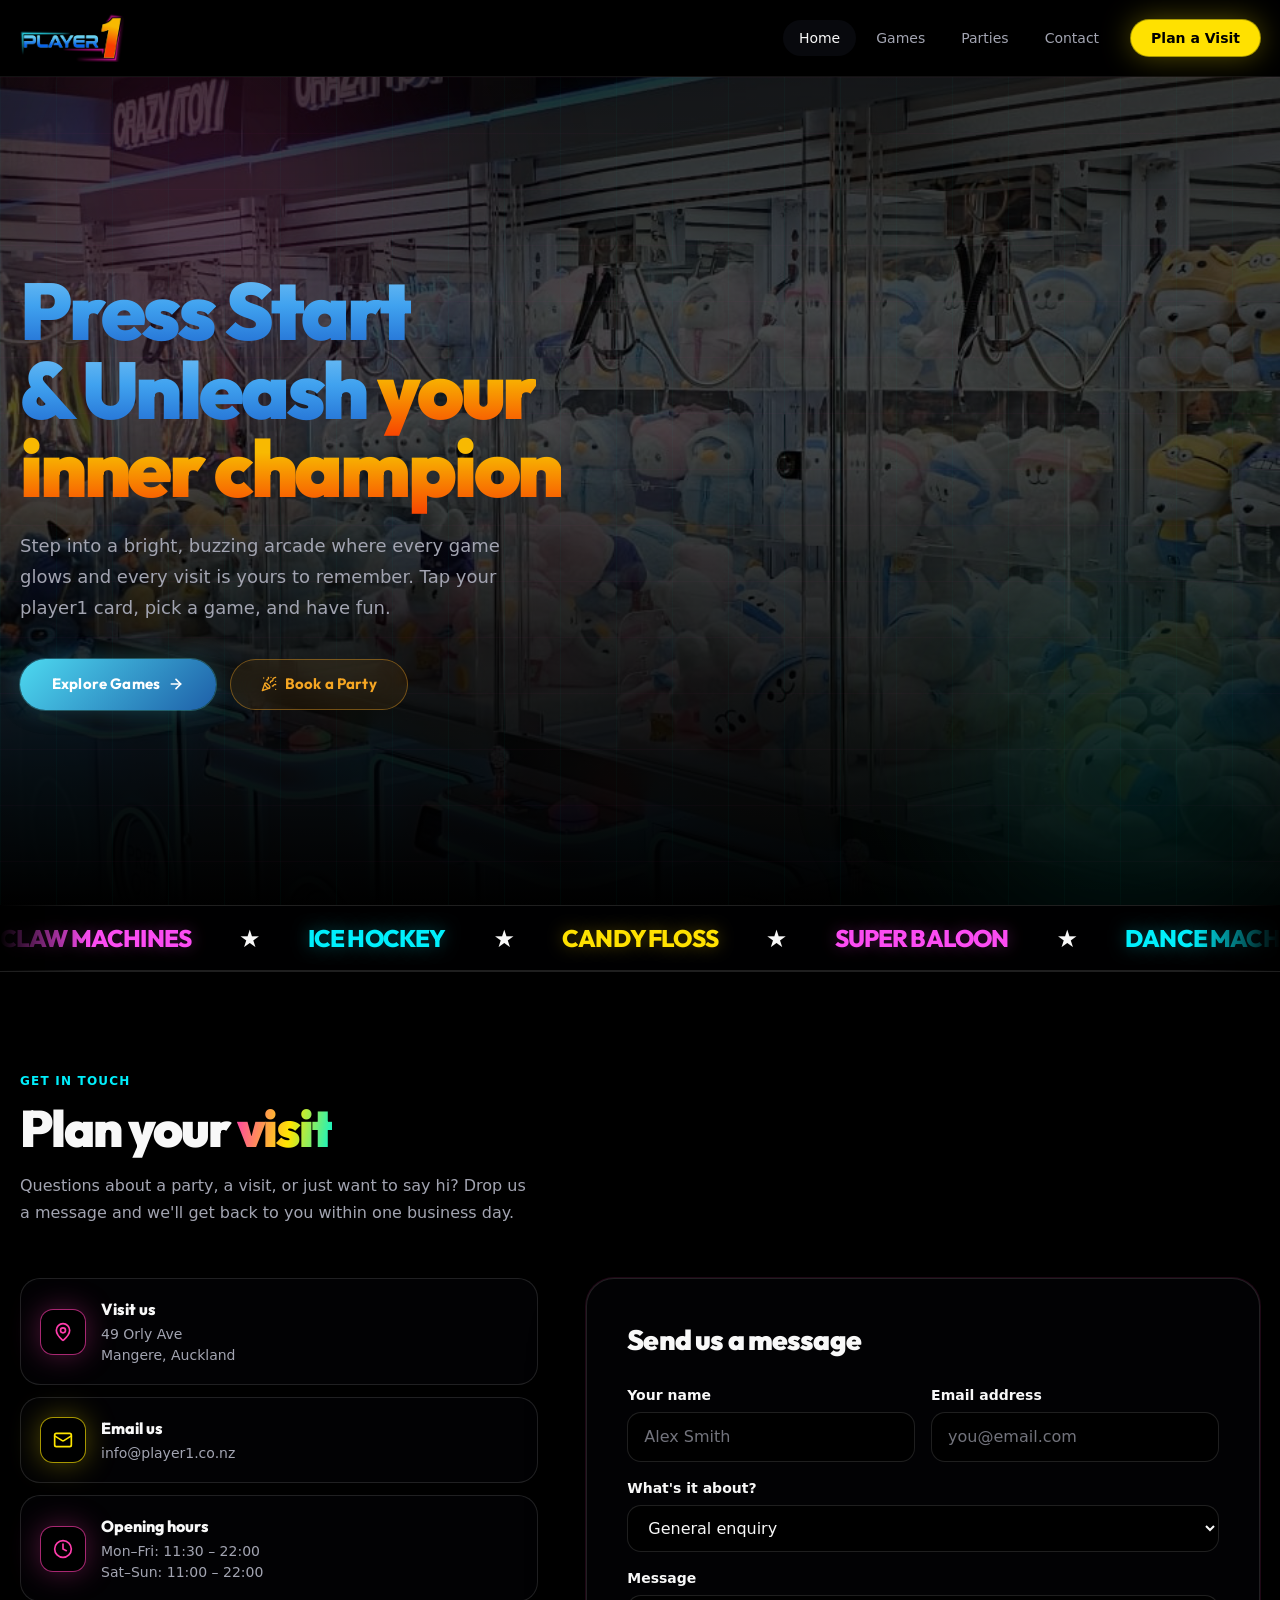
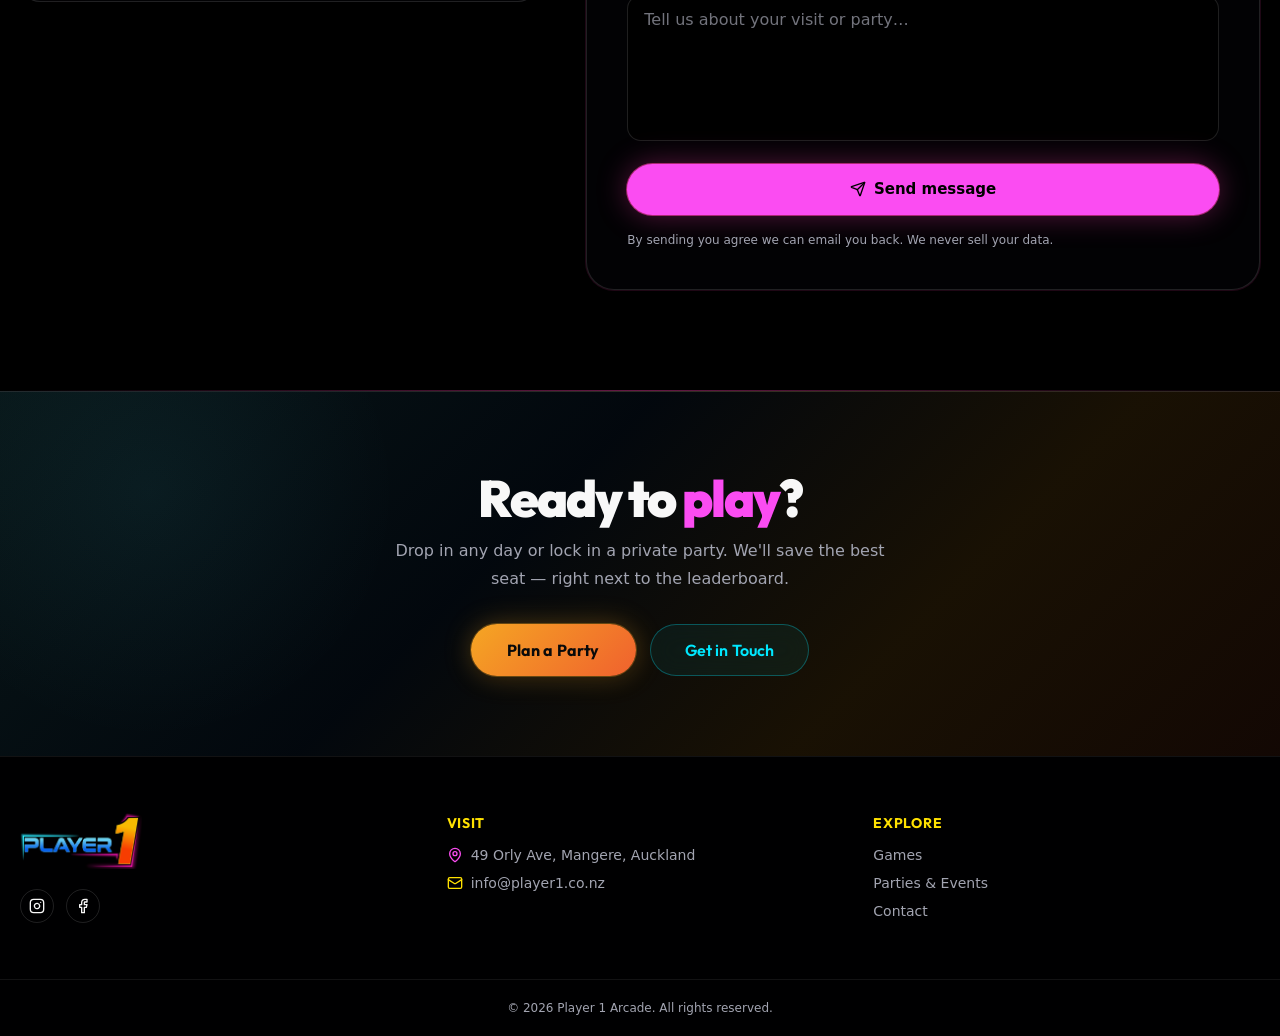
<file: index.html>
<!doctype html>
<html lang="en">

<head>
  <meta http-equiv="Content-Type" content="text/html; charset=UTF-8" />
  <meta name="viewport" content="width=device-width, initial-scale=1" />
  <link rel="preload" as="image" href="./assets/player1-logo-lBeeIn9W.png" />
  <link rel="preload" as="image" href="./assets/images/games/claw-machines.jpeg" />
  <link rel="stylesheet" href="./assets/styles.css" data-precedence="default" />
  <link rel="stylesheet" href="./assets/refine.css" />
  <link rel="preconnect" href="https://fonts.googleapis.com" />
  <link rel="preconnect" href="https://fonts.gstatic.com" crossorigin />
  <link href="https://fonts.googleapis.com/css2?family=Outfit:wght@400;600;700;800;900&display=swap" rel="stylesheet" />
  <meta name="author" content="Player 1 Arcade" />
  <meta property="og:type" content="website" />
  <meta name="twitter:card" content="summary" />
  <meta name="twitter:site" content="@player1" />
  <meta name="twitter:title" content="Player 1" />
  <meta name="twitter:description" content="Your neighbourhood arcade in Mangere, Auckland. Card-powered games, private parties, and nights that glow." />
  <title>Player 1 Arcade — Your Neighbourhood Gaming Arcade</title>
  <meta name="description" content="Your neighbourhood arcade in Mangere, Auckland. Card-powered games, private party packages, and nights that glow." />
  <meta property="og:title" content="Player 1 Arcade" />
  <meta property="og:description" content="Card-powered gaming fun and unforgettable party packages at Player 1 Arcade, Mangere Auckland." />
  <link rel="icon" href="./assets/favicon-92x92.png" />
  <style>
    /* ─── Premium Enhancement Layer ─────────────────────────────────── */
    :root {
      --neon-magenta: #ff3cac;
      --neon-cyan: #00f5d4;
      --neon-yellow: #ffe600;
      --neon-purple: #9b5de5;
      --glow-sm: 0 0 8px currentColor;
      --glow-md: 0 0 20px currentColor, 0 0 40px currentColor;
    }

    /* Scroll animations */
    @keyframes fadeSlideUp {
      from { opacity: 0; transform: translateY(32px); }
      to   { opacity: 1; transform: translateY(0); }
    }
    @keyframes fadeIn {
      from { opacity: 0; }
      to   { opacity: 1; }
    }
    @keyframes scanLine {
      0%   { transform: translateY(-100%); }
      100% { transform: translateY(100vh); }
    }
    @keyframes glitch {
      0%, 100% { clip-path: inset(0 0 100% 0); transform: translate(0); }
      10% { clip-path: inset(10% 0 60% 0); transform: translate(-4px, 2px); }
      20% { clip-path: inset(60% 0 10% 0); transform: translate(4px, -2px); }
      30% { clip-path: inset(30% 0 40% 0); transform: translate(-2px, 0); }
      40% { clip-path: inset(80% 0 5%  0); transform: translate(2px, 1px);  }
      50% { clip-path: inset(0 0 100% 0); transform: translate(0); }
    }
    @keyframes countUp {
      from { opacity:0; transform: scale(0.6); }
      to   { opacity:1; transform: scale(1); }
    }
    @keyframes borderGlow {
      0%,100% { box-shadow: 0 0 10px rgba(255,60,172,0.3), inset 0 0 10px rgba(255,60,172,0.05); }
      50%      { box-shadow: 0 0 30px rgba(255,60,172,0.6), inset 0 0 20px rgba(255,60,172,0.1); }
    }

    .reveal {
      opacity: 0;
      transform: translateY(28px);
      transition: opacity 0.7s cubic-bezier(.16,1,.3,1), transform 0.7s cubic-bezier(.16,1,.3,1);
    }
    .reveal.visible {
      opacity: 1;
      transform: translateY(0);
    }
    .reveal-delay-1 { transition-delay: 0.1s; }
    .reveal-delay-2 { transition-delay: 0.2s; }
    .reveal-delay-3 { transition-delay: 0.3s; }
    .reveal-delay-4 { transition-delay: 0.4s; }

    /* ── Scan-line overlay ─────── */
    /* body::after {
      content: '';
      position: fixed;
      inset: 0;
      pointer-events: none;
      background: repeating-linear-gradient(
        0deg,
        transparent,
        transparent 2px,
        rgba(0,0,0,0.04) 2px,
        rgba(0,0,0,0.04) 4px
      );
      z-index: 9999;
    } */

    /* ── Hero enhancements ──────── */
    .hero-bg-orb {
      position: absolute;
      border-radius: 50%;
      filter: blur(80px);
      pointer-events: none;
    }
    .hero-bg-orb-1 {
      width: 600px; height: 600px;
      top: -200px; left: -100px;
      background: radial-gradient(circle, rgba(255,60,172,0.18) 0%, transparent 70%);
    }
    .hero-bg-orb-2 {
      width: 500px; height: 500px;
      bottom: -100px; right: -100px;
      background: radial-gradient(circle, rgba(0,245,212,0.14) 0%, transparent 70%);
    }
    .hero-badge {
      display: inline-flex;
      align-items: center;
      gap: 6px;
      padding: 5px 14px;
      border-radius: 999px;
      border: 1px solid rgba(255,60,172,0.35);
      background: rgba(255,60,172,0.08);
      font-size: 0.75rem;
      font-weight: 700;
      letter-spacing: 0.08em;
      text-transform: uppercase;
      color: var(--neon-magenta);
      margin-bottom: 20px;
      animation: fadeIn 0.6s ease both;
    }
    .hero-badge-dot {
      width: 6px; height: 6px;
      border-radius: 50%;
      background: var(--neon-magenta);
      box-shadow: 0 0 8px var(--neon-magenta);
      animation: var(--animate-pulse);
    }

    /* ── Stats bar ──────────────── */
    .stats-strip {
      display: grid;
      grid-template-columns: repeat(3, 1fr);
      gap: 1px;
      background: var(--border);
      border: 1px solid var(--border);
      border-radius: 20px;
      overflow: hidden;
      max-width: 560px;
    }
    .stat-cell {
      background: color-mix(in oklab, var(--card) 80%, transparent);
      padding: 18px 24px;
      transition: background 0.2s;
    }
    .stat-cell:hover { background: var(--card); }
    .stat-num {
      font-family: var(--font-display, 'Outfit', sans-serif);
      font-size: 2.2rem;
      font-weight: 900;
      letter-spacing: -0.04em;
      line-height: 1;
    }
    .stat-label {
      font-size: 0.7rem;
      text-transform: uppercase;
      letter-spacing: 0.1em;
      color: var(--muted-foreground);
      margin-top: 4px;
    }

    /* ── How it works ───────────── */
    .steps-section {
      padding: 100px 0;
      border-top: 1px solid var(--border);
      position: relative;
      overflow: hidden;
    }
    .steps-grid {
      display: grid;
      grid-template-columns: repeat(auto-fit, minmax(220px, 1fr));
      gap: 2px;
      background: var(--border);
      border: 1px solid var(--border);
      border-radius: 24px;
      overflow: hidden;
      margin-top: 60px;
    }
    .step-card {
      background: var(--card);
      padding: 40px 32px;
      position: relative;
      transition: background 0.2s;
    }
    .step-card:hover { background: color-mix(in oklab, var(--card) 80%, var(--primary)); }
    .step-num {
      font-family: var(--font-display, 'Outfit', sans-serif);
      font-size: 4rem;
      font-weight: 900;
      line-height: 1;
      letter-spacing: -0.06em;
      background: linear-gradient(135deg, var(--neon-magenta) 0%, transparent 100%);
      -webkit-background-clip: text;
      -webkit-text-fill-color: transparent;
      background-clip: text;
      opacity: 0.25;
      position: absolute;
      top: 24px; right: 24px;
    }
    .step-icon {
      width: 52px; height: 52px;
      border-radius: 14px;
      display: grid;
      place-items: center;
      margin-bottom: 20px;
    }
    .step-title {
      font-family: var(--font-display, 'Outfit', sans-serif);
      font-size: 1.2rem;
      font-weight: 800;
      margin-bottom: 8px;
    }
    .step-body { font-size: 0.875rem; color: var(--muted-foreground); line-height: 1.6; }

    /* ── Testimonials ───────────── */
    .testimonials-section {
      padding: 100px 0;
      border-top: 1px solid var(--border);
      background: color-mix(in oklab, var(--card) 30%, transparent);
      overflow: hidden;
    }
    .testimonials-grid {
      display: grid;
      grid-template-columns: repeat(auto-fit, minmax(280px, 1fr));
      gap: 16px;
      margin-top: 48px;
    }
    .testimonial-card {
      background: var(--card);
      border: 1px solid var(--border);
      border-radius: 20px;
      padding: 28px;
      transition: transform 0.25s, box-shadow 0.25s;
      position: relative;
      overflow: hidden;
    }
    .testimonial-card:hover {
      transform: translateY(-4px);
      box-shadow: 0 16px 48px rgba(0,0,0,0.3);
    }
    .testimonial-card::before {
      content: '"';
      position: absolute;
      top: 16px; right: 24px;
      font-size: 5rem;
      font-family: Georgia, serif;
      line-height: 1;
      color: var(--neon-magenta);
      opacity: 0.12;
    }
    .testimonial-stars { display: flex; gap: 3px; margin-bottom: 14px; }
    .testimonial-star { color: var(--neon-yellow); font-size: 0.9rem; }
    .testimonial-text { font-size: 0.9375rem; line-height: 1.65; color: var(--foreground); margin-bottom: 20px; }
    .testimonial-author { display: flex; align-items: center; gap: 12px; }
    .testimonial-avatar {
      width: 40px; height: 40px;
      border-radius: 50%;
      display: grid;
      place-items: center;
      font-weight: 800;
      font-size: 0.875rem;
      font-family: var(--font-display);
    }
    .testimonial-name { font-weight: 700; font-size: 0.875rem; }
    .testimonial-meta { font-size: 0.75rem; color: var(--muted-foreground); }

    /* ── Gallery strip ──────────── */
    .gallery-section {
      padding: 100px 0;
      border-top: 1px solid var(--border);
    }
    .gallery-masonry {
      display: grid;
      grid-template-columns: repeat(4, 1fr);
      grid-template-rows: 200px 200px;
      gap: 12px;
      margin-top: 48px;
    }
    @media (max-width: 768px) {
      .gallery-masonry {
        grid-template-columns: repeat(2, 1fr);
        grid-template-rows: 160px 160px 160px;
      }
      .gallery-item-tall { grid-row: span 1 !important; }
    }
    .gallery-item {
      border-radius: 16px;
      overflow: hidden;
      position: relative;
      background: var(--card);
      border: 1px solid var(--border);
    }
    .gallery-item-tall { grid-row: span 2; }
    .gallery-item-wide { grid-column: span 2; }
    .gallery-placeholder {
      width: 100%;
      height: 100%;
      display: grid;
      place-items: center;
      font-size: 3rem;
      background: var(--card);
      transition: transform 0.4s;
    }
    .gallery-item:hover .gallery-placeholder { transform: scale(1.05); }
    .gallery-overlay {
      position: absolute;
      inset: 0;
      background: linear-gradient(to top, rgba(0,0,0,0.7) 0%, transparent 50%);
      opacity: 0;
      transition: opacity 0.3s;
      display: flex;
      align-items: flex-end;
      padding: 16px;
    }
    .gallery-item:hover .gallery-overlay { opacity: 1; }
    .gallery-caption { font-size: 0.8125rem; font-weight: 700; }

    /* ── FAQ section ────────────── */
    .faq-section {
      padding: 100px 0;
      border-top: 1px solid var(--border);
      background: color-mix(in oklab, var(--card) 20%, transparent);
    }
    .faq-list { max-width: 720px; margin: 52px auto 0; display: flex; flex-direction: column; gap: 8px; }
    .faq-item {
      border: 1px solid var(--border);
      border-radius: 16px;
      overflow: hidden;
      background: var(--card);
      transition: border-color 0.2s;
    }
    .faq-item:hover { border-color: rgba(255,60,172,0.4); }
    .faq-q {
      display: flex;
      align-items: center;
      justify-content: space-between;
      gap: 16px;
      padding: 20px 24px;
      cursor: pointer;
      font-weight: 700;
      font-size: 0.9375rem;
      user-select: none;
      background: none;
      border: none;
      width: 100%;
      text-align: left;
      color: var(--foreground);
    }
    .faq-chevron {
      width: 18px; height: 18px;
      flex-shrink: 0;
      transition: transform 0.3s;
      color: var(--muted-foreground);
    }
    .faq-item.open .faq-chevron { transform: rotate(180deg); }
    .faq-a {
      max-height: 0;
      overflow: hidden;
      transition: max-height 0.4s cubic-bezier(.16,1,.3,1);
      padding: 0 24px;
      font-size: 0.9rem;
      color: var(--muted-foreground);
      line-height: 1.7;
    }
    .faq-item.open .faq-a { max-height: 200px; padding-bottom: 20px; }

    /* ── Contact section (inline) ── */
    .contact-section {
      padding: 100px 0;
      border-top: 1px solid var(--border);
      position: relative;
      overflow: hidden;
    }
    .contact-grid {
      display: grid;
      grid-template-columns: 1fr 1.3fr;
      gap: 48px;
      align-items: start;
    }
    @media (max-width: 1024px) {
      .contact-grid { grid-template-columns: 1fr; }
    }
    .contact-info-cards { display: flex; flex-direction: column; gap: 12px; }
    .contact-info-card {
      display: flex;
      gap: 16px;
      border-radius: 20px;
      border: 1px solid var(--border);
      background: var(--card);
      padding: 18px 20px;
      transition: border-color 0.2s, transform 0.2s;
    }
    .contact-info-card:hover { border-color: rgba(255,60,172,0.4); transform: translateX(4px); }
    .contact-icon-wrap {
      width: 44px; height: 44px;
      border-radius: 12px;
      display: grid;
      place-items: center;
      flex-shrink: 0;
      background: var(--background);
    }
    .contact-form-wrap {
      border-radius: 28px;
      border: 1px solid var(--border);
      background: var(--card);
      padding: 40px;
      box-shadow: 0 0 0 1px rgba(255,60,172,0.12), 0 32px 64px rgba(0,0,0,0.2);
    }
    .p1-input {
      width: 100%;
      background: color-mix(in oklab, var(--background) 85%, transparent);
      border: 1px solid var(--border);
      border-radius: 14px;
      padding: 0.75rem 1rem;
      color: var(--foreground);
      font: inherit;
      outline: none;
      transition: border-color .15s, box-shadow .15s;
    }
    .p1-input:focus {
      border-color: var(--neon-magenta);
      box-shadow: 0 0 0 3px color-mix(in oklab, var(--neon-magenta) 25%, transparent);
    }
    .p1-input::placeholder { color: color-mix(in oklab, var(--muted-foreground) 70%, transparent); }
    .p1-input-label {
      display: block;
      margin-bottom: 6px;
      font-size: 0.875rem;
      font-weight: 600;
      color: var(--foreground);
    }
    .form-grid { display: grid; grid-template-columns: 1fr 1fr; gap: 16px; }
    @media (max-width: 560px) { .form-grid { grid-template-columns: 1fr; } }
    .form-success {
      display: none;
      text-align: center;
      padding: 40px 20px;
    }
    .form-success-icon { margin-bottom: 16px; display: flex; justify-content: center; }

    /* ── CTA bottom banner ──────── */
    .cta-banner {
      padding: 80px 20px;
      background: linear-gradient(135deg,
        rgba(255,60,172,0.12) 0%,
        rgba(0,245,212,0.07) 50%,
        rgba(255,230,0,0.08) 100%
      );
      border-top: 1px solid var(--border);
      text-align: center;
      position: relative;
      overflow: hidden;
    }
    .cta-banner::before {
      content: '';
      position: absolute;
      inset: 0;
      background: var(--bg-grid);
      opacity: 0.2;
    }

    /* ── Utilities ──────────────── */
    .gradient-neon-text {
      /* background: linear-gradient(90deg, var(--neon-magenta), var(--neon-cyan), var(--neon-yellow)); */
      -webkit-background-clip: text;
      -webkit-text-fill-color: transparent;
      background-clip: text;
    }
    .section-eyebrow {
      font-size: 0.75rem;
      text-transform: uppercase;
      letter-spacing: 0.1em;
      font-weight: 700;
      margin-bottom: 12px;
    }
    .section-title {
      font-family: var(--font-display, 'Outfit', sans-serif);
      font-size: clamp(2rem, 4vw, 3.25rem);
      font-weight: 900;
      letter-spacing: -0.04em;
      line-height: 1.05;
      margin-bottom: 16px;
    }
    .section-desc {
      font-size: 1rem;
      color: var(--muted-foreground);
      max-width: 520px;
      line-height: 1.7;
    }
    .page-container { max-width: 1280px; margin: 0 auto; padding: 0 20px; }
    .divider-accent {
      height: 1px;
      background: linear-gradient(90deg, transparent, var(--neon-magenta), transparent);
      opacity: 0.4;
    }
    /* ── Logo-inspired color palette enhancements ── */
    :root {
      --logo-blue-light: #4dd9f0;
      --logo-blue-mid: #3a9bd5;
      --logo-blue-dark: #1e5fa8;
      --logo-orange: #f5a623;
      --logo-orange-hot: #f0612e;
      --logo-magenta-glow: #ff2e9f;
      --logo-cyan-glow: #00e8ff;
    }

    /* ── Hero CTA buttons (clean, no Tailwind conflicts) ── */
    .hero-cta-row {
      margin-top: 36px;
      display: flex;
      flex-wrap: wrap;
      gap: 14px;
      align-items: center;
    }
    .hero-btn-primary {
      display: inline-flex;
      align-items: center;
      gap: 8px;
      border-radius: 999px;
      padding: 14px 32px;
      font-size: 0.9375rem;
      font-weight: 700;
      font-family: var(--font-display, 'Outfit', sans-serif);
      color: #fff;
      background: linear-gradient(135deg, var(--logo-blue-light) 0%, var(--logo-blue-dark) 100%);
      box-shadow: 0 0 0 1px rgba(77,217,240,0.3), 0 0 24px rgba(77,217,240,0.25), 0 4px 20px rgba(0,0,0,0.3);
      text-decoration: none;
      transition: transform 0.2s, box-shadow 0.2s;
      letter-spacing: 0.01em;
      white-space: nowrap;
    }
    .hero-btn-primary:hover {
      transform: translateY(-2px) scale(1.03);
      box-shadow: 0 0 0 1px rgba(77,217,240,0.5), 0 0 40px rgba(77,217,240,0.4), 0 8px 32px rgba(0,0,0,0.4);
    }
    .hero-btn-secondary {
      display: inline-flex;
      align-items: center;
      gap: 8px;
      border-radius: 999px;
      padding: 13px 30px;
      font-size: 0.9375rem;
      font-weight: 700;
      font-family: var(--font-display, 'Outfit', sans-serif);
      color: var(--logo-orange);
      background: rgba(245,166,35,0.08);
      border: 1.5px solid rgba(245,166,35,0.4);
      text-decoration: none;
      transition: transform 0.2s, box-shadow 0.2s, background 0.2s, border-color 0.2s;
      letter-spacing: 0.01em;
      white-space: nowrap;
      backdrop-filter: blur(12px);
    }
    .hero-btn-secondary:hover {
      transform: translateY(-2px) scale(1.03);
      background: rgba(245,166,35,0.15);
      border-color: rgba(245,166,35,0.7);
      box-shadow: 0 0 24px rgba(245,166,35,0.25), 0 4px 20px rgba(0,0,0,0.3);
    }

    /* ── Bottom CTA banner buttons ── */
    .cta-btn-row {
      display: flex;
      flex-wrap: wrap;
      justify-content: center;
      gap: 14px;
      align-items: center;
    }
    .cta-btn-primary {
      display: inline-flex;
      align-items: center;
      justify-content: center;
      border-radius: 999px;
      padding: 14px 36px;
      font-size: 1rem;
      font-weight: 700;
      font-family: var(--font-display, 'Outfit', sans-serif);
      color: #0a0a0a;
      background: linear-gradient(135deg, var(--logo-orange) 0%, var(--logo-orange-hot) 100%);
      box-shadow: 0 0 0 1px rgba(245,166,35,0.3), 0 0 28px rgba(245,166,35,0.3), 0 4px 20px rgba(0,0,0,0.3);
      text-decoration: none;
      transition: transform 0.2s, box-shadow 0.2s;
      letter-spacing: 0.01em;
      white-space: nowrap;
    }
    .cta-btn-primary:hover {
      transform: translateY(-2px) scale(1.04);
      box-shadow: 0 0 0 1px rgba(245,166,35,0.5), 0 0 48px rgba(245,166,35,0.4), 0 8px 32px rgba(0,0,0,0.4);
    }
    .cta-btn-secondary {
      display: inline-flex;
      align-items: center;
      justify-content: center;
      border-radius: 999px;
      padding: 13px 34px;
      font-size: 1rem;
      font-weight: 600;
      font-family: var(--font-display, 'Outfit', sans-serif);
      color: var(--logo-cyan-glow);
      background: rgba(0,232,255,0.06);
      border: 1.5px solid rgba(0,232,255,0.3);
      text-decoration: none;
      transition: transform 0.2s, box-shadow 0.2s, background 0.2s, border-color 0.2s;
      letter-spacing: 0.01em;
      white-space: nowrap;
      backdrop-filter: blur(12px);
    }
    .cta-btn-secondary:hover {
      transform: translateY(-2px) scale(1.03);
      background: rgba(0,232,255,0.12);
      border-color: rgba(0,232,255,0.6);
      box-shadow: 0 0 28px rgba(0,232,255,0.2), 0 4px 20px rgba(0,0,0,0.3);
    }

    /* ── Enhanced hero badge with logo cyan ── */
    .hero-badge {
      border-color: rgba(77,217,240,0.45) !important;
      background: rgba(77,217,240,0.08) !important;
      color: var(--logo-cyan-glow) !important;
    }
    .hero-badge-dot {
      background: var(--logo-cyan-glow) !important;
      box-shadow: 0 0 8px var(--logo-cyan-glow) !important;
    }

    /* ── Enhanced stat strip with logo colors ── */
    .stat-cell:nth-child(1) .stat-num { 
      background: linear-gradient(135deg, var(--logo-blue-light), var(--logo-blue-dark));
      -webkit-background-clip: text; -webkit-text-fill-color: transparent; background-clip: text;
    }
    .stat-cell:nth-child(2) .stat-num { 
      background: linear-gradient(135deg, var(--logo-cyan-glow), var(--logo-blue-mid));
      -webkit-background-clip: text; -webkit-text-fill-color: transparent; background-clip: text;
    }
    .stat-cell:nth-child(3) .stat-num { 
      background: linear-gradient(135deg, var(--logo-orange), var(--logo-orange-hot));
      -webkit-background-clip: text; -webkit-text-fill-color: transparent; background-clip: text;
    }

    /* ── Enhanced CTA banner bg with logo colors ── */
    .cta-banner {
      background: linear-gradient(135deg,
        rgba(77,217,240,0.1) 0%,
        rgba(30,95,168,0.08) 40%,
        rgba(245,166,35,0.1) 70%,
        rgba(240,97,46,0.08) 100%
      ) !important;
    }
    .cta-banner::after {
      content: '';
      position: absolute;
      width: 500px; height: 500px;
      border-radius: 50%;
      background: radial-gradient(circle, rgba(77,217,240,0.06) 0%, transparent 70%);
      top: -150px; left: -100px;
      pointer-events: none;
    }
	/* Fix pixelated hero text */
	.animate-rainbow {
	animation: none !important;
	filter: none !important;
	background: linear-gradient(180deg, #F8B901 0%, #F73D01 100%);
	-webkit-background-clip: text;
	-webkit-text-fill-color: transparent;
	background-clip: text;
	-webkit-font-smoothing: antialiased;
	}

	.animate-flicker {
	animation: none !important;
	opacity: 1 !important;
	-webkit-font-smoothing: antialiased;
	}
	
  </style>
</head>

<body>
<div class="flex min-h-screen flex-col bg-background">

  <!-- ═══════════════════ HEADER ═══════════════════ -->
  <header class="sticky top-0 z-50 border-b border-border/60 bg-background/80 backdrop-blur-xl">
    <div class="page-container">
      <div style="display:flex;align-items:center;justify-content:space-between;padding:14px 0;">
        <a aria-label="Player 1 home" href="/" class="group flex items-center">
          <img alt="Player 1" class="h-10 w-auto md:h-12 animate-pulse-glow transition-transform group-hover:scale-105" src="./assets/player1-logo-lBeeIn9W.png" />
        </a>
        <nav class="hidden items-center gap-1 md:flex">
          <a href="/" class="rounded-full px-4 py-2 text-sm font-medium text-foreground bg-muted">Home</a>
          <a href="/games.html" class="rounded-full px-4 py-2 text-sm font-medium text-muted-foreground transition hover:text-foreground">Games</a>
          <a href="/parties.html" class="rounded-full px-4 py-2 text-sm font-medium text-muted-foreground transition hover:text-foreground">Parties</a>
          <a href="#contact" class="rounded-full px-4 py-2 text-sm font-medium text-muted-foreground transition hover:text-foreground">Contact</a>
          <a href="#contact" class="ml-3 rounded-full bg-accent px-5 py-2 text-sm font-bold text-accent-foreground transition hover:scale-105 ring-glow-yellow">Plan a Visit</a>
        </nav>
        <button id="menu-btn" class="md:hidden rounded-md p-2 text-foreground" aria-label="Toggle menu">
          <svg xmlns="http://www.w3.org/2000/svg" width="24" height="24" viewBox="0 0 24 24" fill="none" stroke="currentColor" stroke-width="2" stroke-linecap="round" stroke-linejoin="round" aria-hidden="true">
            <path d="M4 5h16"/><path d="M4 12h16"/><path d="M4 19h16"/>
          </svg>
        </button>
      </div>
    </div>
    <!-- Mobile Nav -->
    <div id="mobile-nav">
      <a href="/" class="active-link">Home</a>
      <a href="/games.html">Games</a>
      <a href="/parties.html">Parties</a>
      <a href="#contact">Contact</a>
      <a href="#contact" class="cta-mobile">Plan a Visit ↗</a>
    </div>
  </header>

  <main class="flex-1">

    <!-- ═══════════════════ HERO ═══════════════════ -->
    <section class="relative overflow-hidden" style="min-height:92vh;display:flex;align-items:center;">
      <!-- BG Image -->
      <div class="absolute inset-0">
        <img alt="Claw machine game at Player 1 Arcade" width="1920" height="1280" class="h-full w-full object-cover" style="opacity:0.45;object-position:right center;" src="./assets/images/games/claw-machines.jpeg" />
        <div class="absolute inset-0" style="background:linear-gradient(to bottom, rgba(0,0,0,0.55) 0%, rgba(0,0,0,0.3) 40%, var(--background) 100%)"></div>
        <div class="absolute inset-0 bg-grid opacity-30"></div>
      </div>
      <!-- Orbs -->
      <div class="hero-bg-orb hero-bg-orb-1"></div>
      <div class="hero-bg-orb hero-bg-orb-2"></div>

      <div class="page-container relative" style="padding-top:100px;padding-bottom:100px;width:100%;">
        <!-- Headline -->
        <h1 class="reveal" style="font-family:var(--font-display,'Outfit',sans-serif);font-size:clamp(2.5rem,7vw,5rem);font-weight:900;letter-spacing:-0.04em;line-height:0.98;max-width:820px;">
          <span style="background:linear-gradient(180deg,#7FC7F5 0%,#40A2EF 45%,#1B62CC 100%);-webkit-background-clip:text;-webkit-text-fill-color:transparent;background-clip:text;">Press Start<br/>&amp; Unleash </span><span style="background:linear-gradient(180deg,#F8B901 35%,#F73D01 100%);-webkit-background-clip:text;-webkit-text-fill-color:transparent;background-clip:text;">your<br/>inner champion</span>
        </h1>

        <p class="reveal reveal-delay-1" style="margin-top:24px;max-width:520px;font-size:1.125rem;color:var(--muted-foreground);line-height:1.7;">
          Step into a bright, buzzing arcade where every game glows and every visit is yours to remember. Tap your player1 card, pick a game, and have fun.
        </p>

        <!-- CTAs -->
        <div class="reveal reveal-delay-2 hero-cta-row">
          <a href="/games.html" class="hero-btn-primary">
            Explore Games
            <svg xmlns="http://www.w3.org/2000/svg" width="16" height="16" viewBox="0 0 24 24" fill="none" stroke="currentColor" stroke-width="2.5" stroke-linecap="round" stroke-linejoin="round"><path d="M5 12h14"/><path d="m12 5 7 7-7 7"/></svg>
          </a>
          <a href="/parties.html" class="hero-btn-secondary">
            <svg xmlns="http://www.w3.org/2000/svg" width="16" height="16" viewBox="0 0 24 24" fill="none" stroke="currentColor" stroke-width="2" stroke-linecap="round" stroke-linejoin="round"><path d="M5.8 11.3 2 22l10.7-3.79"/><path d="M4 3h.01"/><path d="M22 8h.01"/><path d="M15 2h.01"/><path d="M22 20h.01"/><path d="m22 2-2.24.75a2.9 2.9 0 0 0-1.96 3.12c.1.86-.57 1.63-1.45 1.63h-.38c-.86 0-1.6.6-1.76 1.44L14 10"/><path d="m22 13-.82-.33c-.86-.34-1.82.2-1.98 1.11c-.11.7-.72 1.22-1.43 1.22H17"/><path d="m11 2 .33.82c.34.86-.2 1.82-1.11 1.98C9.52 4.9 9 5.52 9 6.23V7"/><path d="M11 13c1.93 1.93 2.83 4.17 2 5-.83.83-3.07-.07-5-2-1.93-1.93-2.83-4.17-2-5 .83-.83 3.07.07 5 2Z"/></svg>
            Book a Party
          </a>
        </div>
      </div>
    </section>

    <!-- ═══════════════════ MARQUEE ═══════════════════ -->
    <div class="overflow-hidden border-y border-border bg-card/30 py-4">
      <div class="flex w-max animate-marquee gap-12 whitespace-nowrap font-display text-2xl font-extrabold uppercase tracking-wide">
        <div class="flex gap-12">
          <span class="text-primary text-glow-magenta">Claw Machines</span><span class="text-foreground">★</span>
          <span class="text-secondary text-glow-cyan">Ice Hockey</span><span class="text-foreground">★</span>
          <span class="text-accent text-glow-yellow">Candy Floss</span><span class="text-foreground">★</span>
          <span class="text-primary text-glow-magenta">Super Baloon</span><span class="text-foreground">★</span>
          <span class="text-secondary text-glow-cyan">Dance Machine</span><span class="text-foreground">★</span>
          <span class="text-accent text-glow-yellow">Basket Ball</span><span class="text-foreground">★</span>
          <span class="text-primary text-glow-magenta">Kung Fu Boxer</span><span class="text-foreground">★</span>
          <span class="text-secondary text-glow-cyan">Mars Boxing</span><span class="text-foreground">★</span>
          <span class="text-accent text-glow-yellow">Space Express</span><span class="text-foreground">★</span>
          <span class="text-primary text-glow-magenta">Soul Warp</span><span class="text-foreground">★</span>
          <span class="text-secondary text-glow-cyan">Circus Spin</span><span class="text-foreground">★</span>
          <span class="text-accent text-glow-yellow">Sea Fishing</span><span class="text-foreground">★</span>
          <span class="text-primary text-glow-magenta">Magic Ball Drop</span><span class="text-foreground">★</span>
          <span class="text-secondary text-glow-cyan">Bike Racing</span><span class="text-foreground">★</span>
          <span class="text-accent text-glow-yellow">Car Racing</span><span class="text-foreground">★</span>
          <span class="text-primary text-glow-magenta">Shooting Games</span><span class="text-foreground">★</span>
          <span class="text-secondary text-glow-cyan">Hammer</span><span class="text-foreground">★</span>
        </div>
        <div class="flex gap-12" aria-hidden="true">
          <span class="text-primary text-glow-magenta">Claw Machines</span><span class="text-foreground">★</span>
          <span class="text-secondary text-glow-cyan">Ice Hockey</span><span class="text-foreground">★</span>
          <span class="text-accent text-glow-yellow">Candy Floss</span><span class="text-foreground">★</span>
          <span class="text-primary text-glow-magenta">Super Baloon</span><span class="text-foreground">★</span>
          <span class="text-secondary text-glow-cyan">Dance Machine</span><span class="text-foreground">★</span>
          <span class="text-accent text-glow-yellow">Basket Ball</span><span class="text-foreground">★</span>
          <span class="text-primary text-glow-magenta">Kung Fu Boxer</span><span class="text-foreground">★</span>
          <span class="text-secondary text-glow-cyan">Mars Boxing</span><span class="text-foreground">★</span>
          <span class="text-accent text-glow-yellow">Space Express</span><span class="text-foreground">★</span>
          <span class="text-primary text-glow-magenta">Soul Warp</span><span class="text-foreground">★</span>
          <span class="text-secondary text-glow-cyan">Circus Spin</span><span class="text-foreground">★</span>
          <span class="text-accent text-glow-yellow">Sea Fishing</span><span class="text-foreground">★</span>
          <span class="text-primary text-glow-magenta">Magic Ball Drop</span><span class="text-foreground">★</span>
          <span class="text-secondary text-glow-cyan">Bike Racing</span><span class="text-foreground">★</span>
          <span class="text-accent text-glow-yellow">Car Racing</span><span class="text-foreground">★</span>
          <span class="text-primary text-glow-magenta">Shooting Games</span><span class="text-foreground">★</span>
          <span class="text-secondary text-glow-cyan">Hammer</span><span class="text-foreground">★</span>
        </div>
      </div>
    </div>

    <!-- ═══════════════════ CONTACT ═══════════════════ -->
    <section class="contact-section" id="contact">
      <div class="page-container">
        <div style="margin-bottom:52px;max-width:600px;">
          <div class="section-eyebrow text-secondary reveal">Get in touch</div>
          <h2 class="section-title reveal reveal-delay-1">Plan your <span class="gradient-neon-text">visit</span></h2>
          <p class="section-desc reveal reveal-delay-2">Questions about a party, a visit, or just want to say hi? Drop us a message and we'll get back to you within one business day.</p>
        </div>
        <div class="contact-grid">
          <!-- Info cards -->
          <div class="contact-info-cards">
            <div class="contact-info-card reveal reveal-delay-1">
              <div class="contact-icon-wrap ring-glow-magenta">
                <svg xmlns="http://www.w3.org/2000/svg" width="20" height="20" viewBox="0 0 24 24" fill="none" stroke="var(--neon-magenta)" stroke-width="2" stroke-linecap="round" stroke-linejoin="round"><path d="M20 10c0 4.993-5.539 10.193-7.399 11.799a1 1 0 0 1-1.202 0C9.539 20.193 4 14.993 4 10a8 8 0 0 1 16 0"/><circle cx="12" cy="10" r="3"/></svg>
              </div>
              <div>
                <div style="font-family:var(--font-display);font-size:1rem;font-weight:800;margin-bottom:3px;">Visit us</div>
                <div style="font-size:0.875rem;color:var(--muted-foreground);">49 Orly Ave<br/>Mangere, Auckland</div>
              </div>
            </div>
            <div class="contact-info-card reveal reveal-delay-3">
              <div class="contact-icon-wrap ring-glow-yellow">
                <svg xmlns="http://www.w3.org/2000/svg" width="20" height="20" viewBox="0 0 24 24" fill="none" stroke="var(--neon-yellow)" stroke-width="2" stroke-linecap="round" stroke-linejoin="round"><path d="m22 7-8.991 5.727a2 2 0 0 1-2.009 0L2 7"/><rect x="2" y="4" width="20" height="16" rx="2"/></svg>
              </div>
              <div>
                <div style="font-family:var(--font-display);font-size:1rem;font-weight:800;margin-bottom:3px;">Email us</div>
                <div style="font-size:0.875rem;color:var(--muted-foreground);">info@player1.co.nz</div>
              </div>
            </div>
            <div class="contact-info-card reveal reveal-delay-4">
              <div class="contact-icon-wrap ring-glow-magenta">
                <svg xmlns="http://www.w3.org/2000/svg" width="20" height="20" viewBox="0 0 24 24" fill="none" stroke="var(--neon-magenta)" stroke-width="2" stroke-linecap="round" stroke-linejoin="round"><circle cx="12" cy="12" r="10"/><path d="M12 6v6l4 2"/></svg>
              </div>
              <div>
                <div style="font-family:var(--font-display);font-size:1rem;font-weight:800;margin-bottom:3px;">Opening hours</div>
                <div style="font-size:0.875rem;color:var(--muted-foreground);">Mon–Fri: 11:30 – 22:00<br/>Sat–Sun: 11:00 – 22:00</div>
              </div>
            </div>
          </div>

          <!-- Contact form -->
          <div class="contact-form-wrap reveal reveal-delay-2">
            <div id="form-main">
              <h3 style="font-family:var(--font-display,'Outfit',sans-serif);font-size:1.75rem;font-weight:900;margin-bottom:24px;">Send us a message</h3>
              <div style="display:flex;flex-direction:column;gap:16px;">
                <div class="form-grid">
                  <label>
                    <span class="p1-input-label">Your name</span>
                    <input maxlength="80" class="p1-input" placeholder="Alex Smith" name="name" type="text" />
                  </label>
                  <label>
                    <span class="p1-input-label">Email address</span>
                    <input maxlength="160" class="p1-input" placeholder="you@email.com" type="email" name="email" />
                  </label>
                </div>
                <label>
                  <span class="p1-input-label">What's it about?</span>
                  <select name="topic" class="p1-input">
                    <option value="general">General enquiry</option>
                    <option value="party">Party booking</option>
                    <option value="private">Private hire</option>
                    <option value="feedback">Feedback</option>
                  </select>
                </label>
                <label>
                  <span class="p1-input-label">Message</span>
                  <textarea name="message" rows="5" maxlength="1000" class="p1-input" style="resize:none;" placeholder="Tell us about your visit or party…"></textarea>
                </label>
                <button type="button" id="form-submit" class="inline-flex items-center justify-center gap-2 rounded-full bg-primary px-6 py-3.5 font-bold text-primary-foreground transition hover:scale-[1.02] ring-glow-magenta w-full" style="cursor:pointer;font-size:0.9375rem;">
                  <svg xmlns="http://www.w3.org/2000/svg" width="16" height="16" viewBox="0 0 24 24" fill="none" stroke="currentColor" stroke-width="2" stroke-linecap="round" stroke-linejoin="round"><path d="M14.536 21.686a.5.5 0 0 0 .937-.024l6.5-19a.496.496 0 0 0-.635-.635l-19 6.5a.5.5 0 0 0-.024.937l7.93 3.18a2 2 0 0 1 1.112 1.11z"/><path d="m21.854 2.147-10.94 10.939"/></svg>
                  Send message
                </button>
                <p style="font-size:0.75rem;color:var(--muted-foreground);">By sending you agree we can email you back. We never sell your data.</p>
              </div>
            </div>
            <!-- Success state -->
            <div class="form-success" id="form-success">
              <div class="form-success-icon">
                <svg xmlns="http://www.w3.org/2000/svg" width="48" height="48" viewBox="0 0 24 24" fill="none" stroke="#00f5d4" stroke-width="2" stroke-linecap="round" stroke-linejoin="round" class="icon icon-tabler icons-tabler-outline icon-tabler-circle-check"><path stroke="none" d="M0 0h24v24H0z" fill="none" /><path d="M3 12a9 9 0 1 0 18 0a9 9 0 1 0 -18 0" /><path d="M9 12l2 2l4 -4" /></svg>
              </div>
              <h3 style="font-family:var(--font-display);font-size:1.5rem;font-weight:900;margin-bottom:8px;">Message sent!</h3>
              <p style="color:var(--muted-foreground);font-size:0.9375rem;">Thanks for reaching out. We'll get back to you within one business day. See you on the floor!</p>
            </div>
          </div>
        </div>
      </div>
    </section>

    <!-- ═══════════════════ BOTTOM CTA ═══════════════════ -->
    <div class="divider-accent"></div>
    <section class="cta-banner">
      <div class="relative page-container">
        <h2 class="section-title reveal" style="margin-bottom:12px;">Ready to <span class="text-glow__-magenta text-primary">play</span>?</h2>
        <p class="section-desc reveal reveal-delay-1" style="margin:0 auto 32px;text-align:center;">Drop in any day or lock in a private party. We'll save the best seat — right next to the leaderboard.</p>
        <div class="reveal reveal-delay-2 cta-btn-row">
          <a href="/parties.html" class="cta-btn-primary">Plan a Party</a>
          <a href="#contact" class="cta-btn-secondary">Get in Touch</a>
        </div>
      </div>
    </section>

  </main>

  <!-- ═══════════════════ FOOTER ═══════════════════ -->
  <footer class="border-t border-border/60 bg-card/40">
    <div class="mx-auto grid max-w-7xl gap-10 px-5 py-14 md:grid-cols-3">
      <div class="md:col-span-1">
        <img alt="Player 1 logo" class="h-14 w-auto animate-pulse-glow" src="./assets/player1-logo-lBeeIn9W.png">
        <div class="mt-5 flex gap-3">
          <a href="/#" class="rounded-full border border-border p-2 hover:text-primary transition">
            <svg xmlns="http://www.w3.org/2000/svg" width="16" height="16" viewBox="0 0 24 24" fill="none"
              stroke="currentColor" stroke-width="2" stroke-linecap="round" stroke-linejoin="round" aria-hidden="true">
              <rect width="20" height="20" x="2" y="2" rx="5" ry="5"></rect>
              <path d="M16 11.37A4 4 0 1 1 12.63 8 4 4 0 0 1 16 11.37z"></path>
              <line x1="17.5" x2="17.51" y1="6.5" y2="6.5"></line>
            </svg>
          </a>
          <a href="/#" class="rounded-full border border-border p-2 hover:text-secondary transition">
            <svg xmlns="http://www.w3.org/2000/svg" width="16" height="16" viewBox="0 0 24 24" fill="none"
              stroke="currentColor" stroke-width="2" stroke-linecap="round" stroke-linejoin="round" aria-hidden="true">
              <path d="M18 2h-3a5 5 0 0 0-5 5v3H7v4h3v8h4v-8h3l1-4h-4V7a1 1 0 0 1 1-1h3z"></path>
            </svg>
          </a>
        </div>
      </div>
      <div>
        <h4 class="text-sm font-bold uppercase tracking-wider text-accent">Visit</h4>
        <ul class="mt-3 space-y-2 text-sm text-muted-foreground">
          <li class="flex gap-2">
            <svg xmlns="http://www.w3.org/2000/svg" width="16" height="16" viewBox="0 0 24 24" fill="none"
              stroke="currentColor" stroke-width="2" stroke-linecap="round" stroke-linejoin="round"
              class="text-primary mt-0.5 shrink-0">
              <path
                d="M20 10c0 4.993-5.539 10.193-7.399 11.799a1 1 0 0 1-1.202 0C9.539 20.193 4 14.993 4 10a8 8 0 0 1 16 0">
              </path>
              <circle cx="12" cy="10" r="3"></circle>
            </svg>
            49 Orly Ave, Mangere, Auckland
          </li>
          <li class="flex gap-2">
            <svg xmlns="http://www.w3.org/2000/svg" width="16" height="16" viewBox="0 0 24 24" fill="none"
              stroke="currentColor" stroke-width="2" stroke-linecap="round" stroke-linejoin="round"
              class="text-accent mt-0.5 shrink-0">
              <path d="m22 7-8.991 5.727a2 2 0 0 1-2.009 0L2 7"></path>
              <rect x="2" y="4" width="20" height="16" rx="2"></rect>
            </svg>
            info@player1.co.nz
          </li>
        </ul>
      </div>
      <div>
        <h4 class="text-sm font-bold uppercase tracking-wider text-accent">Explore</h4>
        <ul class="mt-3 space-y-2 text-sm text-muted-foreground">
          <li><a href="/games.html" class="hover:text-foreground transition">Games</a></li>
          <li><a href="/parties.html" class="hover:text-foreground transition">Parties &amp; Events</a></li>
          <li><a href="/contact.html" class="hover:text-foreground transition">Contact</a></li>
        </ul>
      </div>
    </div>
    <div class="border-t border-border/60 py-5 text-center text-xs text-muted-foreground">
      © 2026 Player 1 Arcade. All rights reserved.
    </div>
  </footer>

</div>

<script>
  // ── Mobile menu ──────────────────────────────
  document.getElementById('menu-btn').addEventListener('click', function() {
    document.getElementById('mobile-nav').classList.toggle('open');
  });

  // ── Scroll reveal ────────────────────────────
  const reveals = document.querySelectorAll('.reveal');
  const observer = new IntersectionObserver((entries) => {
    entries.forEach(entry => {
      if (entry.isIntersecting) {
        entry.target.classList.add('visible');
        observer.unobserve(entry.target);
      }
    });
  }, { threshold: 0.1, rootMargin: '0px 0px -40px 0px' });
  reveals.forEach(el => observer.observe(el));

  // ── FAQ accordion ────────────────────────────
  document.querySelectorAll('.faq-q').forEach(btn => {
    btn.addEventListener('click', function() {
      const item = this.closest('.faq-item');
      const isOpen = item.classList.contains('open');
      // Close all
      document.querySelectorAll('.faq-item').forEach(i => i.classList.remove('open'));
      // Toggle current
      if (!isOpen) item.classList.add('open');
    });
  });

  // ── Contact form ─────────────────────────────
  document.getElementById('form-submit').addEventListener('click', function() {
    const name = document.querySelector('input[name="name"]').value.trim();
    const email = document.querySelector('input[name="email"]').value.trim();
    const msg = document.querySelector('textarea[name="message"]').value.trim();
    if (!name || !email || !msg) {
      this.style.background = 'rgba(255,60,172,0.3)';
      this.textContent = '⚠ Please fill in all required fields';
      setTimeout(() => {
        this.style.background = '';
        this.innerHTML = '<svg xmlns="http://www.w3.org/2000/svg" width="16" height="16" viewBox="0 0 24 24" fill="none" stroke="currentColor" stroke-width="2" stroke-linecap="round" stroke-linejoin="round"><path d="M14.536 21.686a.5.5 0 0 0 .937-.024l6.5-19a.496.496 0 0 0-.635-.635l-19 6.5a.5.5 0 0 0-.024.937l7.93 3.18a2 2 0 0 1 1.112 1.11z"/><path d="m21.854 2.147-10.94 10.939"/></svg> Send message';
      }, 2500);
      return;
    }
    document.getElementById('form-main').style.display = 'none';
    document.getElementById('form-success').style.display = 'block';
  });



</script>
</body>
</html>
</file>
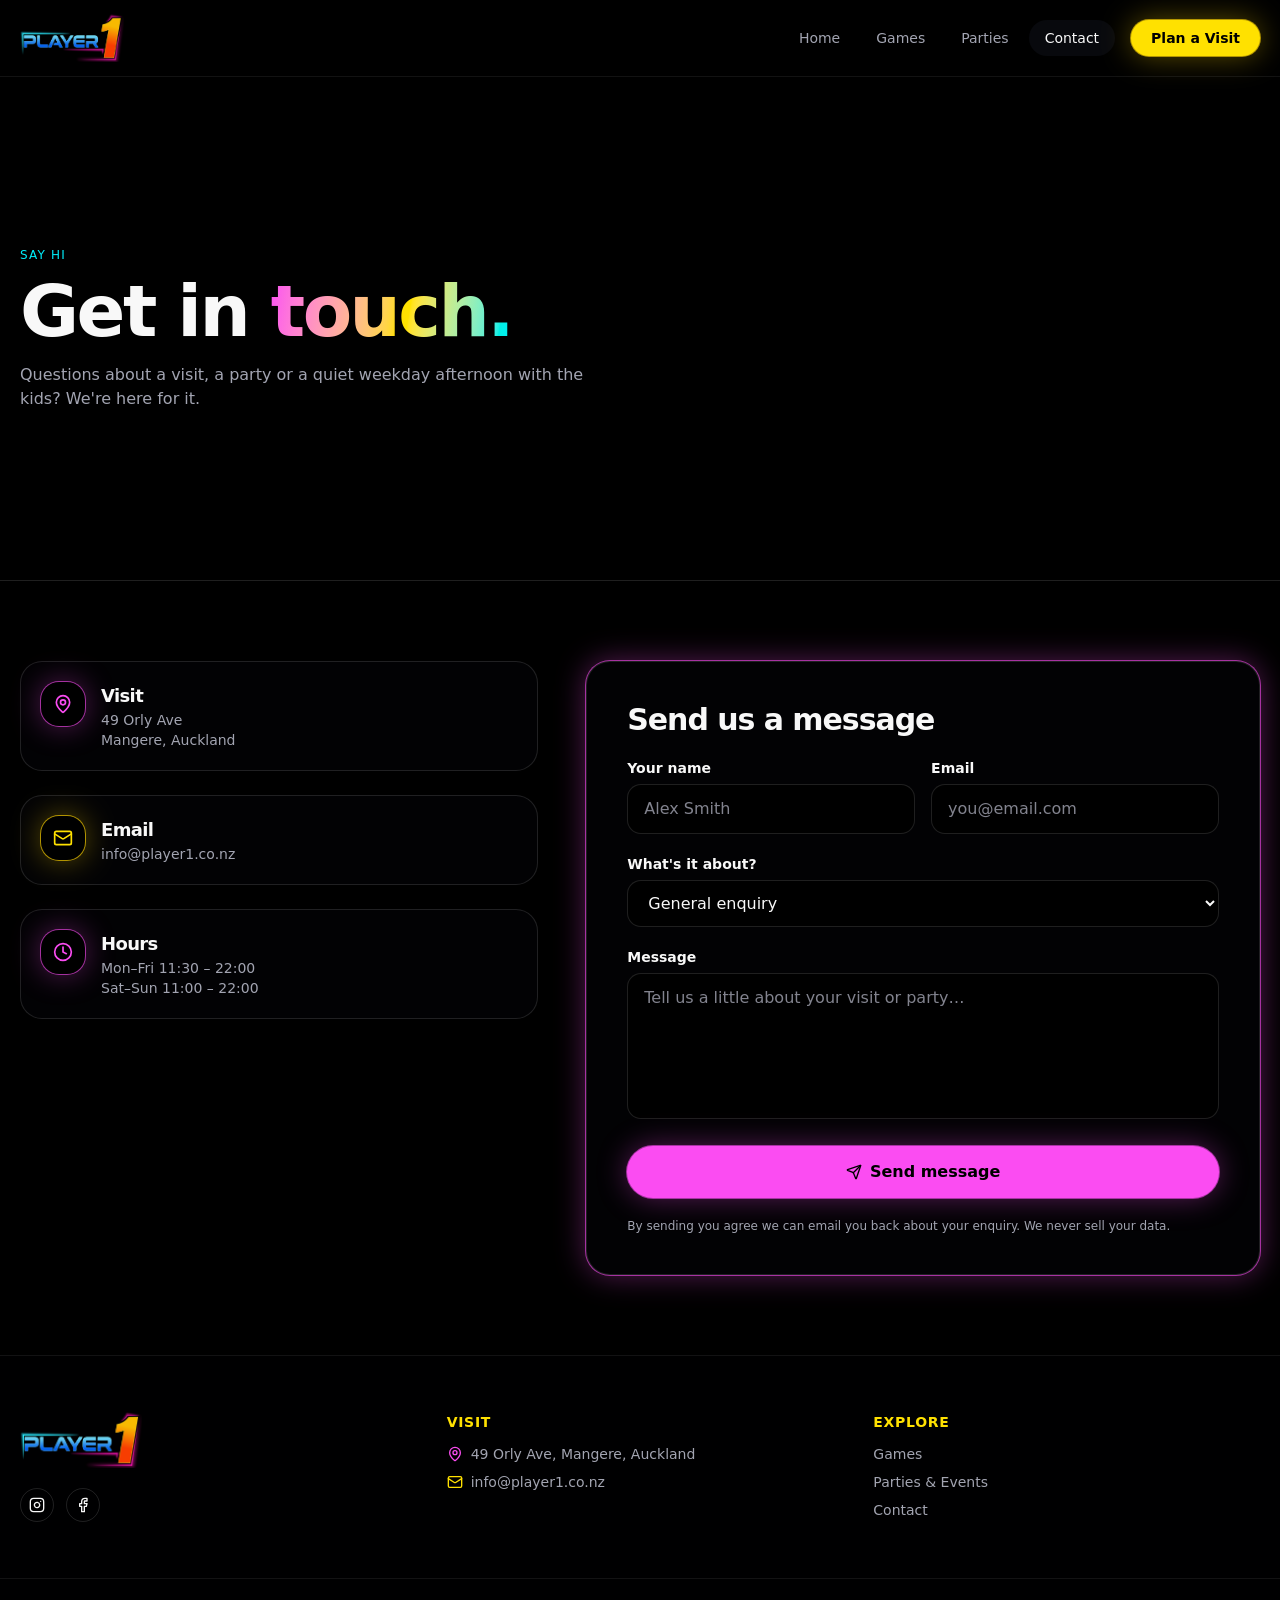
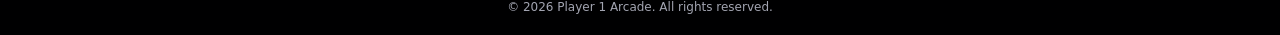
<file: contact.html>
<!doctype html>
<html lang="en">

<head>
  <meta http-equiv="Content-Type" content="text/html; charset=UTF-8" />
  <meta name="viewport" content="width=device-width, initial-scale=1" />
  <link rel="preload" as="image" href="./assets/player1-logo-lBeeIn9W.png" />
  <link rel="preload" as="image" href="./assets/hero-arcade-DlBj_60S.jpg" />
  <link rel="stylesheet" href="./assets/styles.css" data-precedence="default" />
  <link rel="stylesheet" href="./assets/refine.css" />
  <meta name="author" content="Player 1 Arcade" />
  <meta property="og:type" content="website" />
  <meta name="twitter:card" content="summary" />
  <meta name="twitter:site" content="@player1" />
  <meta name="twitter:title" content="Player 1" />
  <meta name="twitter:description"
    content="Arcade Glow is a vibrant online presence for a neighborhood gaming arcade, showcasing games and party options." />
  <title>Contact Us - Player 1 Arcade</title>
  <meta name="description"
    content="Contact Player 1 Arcade in Mangere, Auckland. Visit us at 49 Orly Ave or email info@player1.co.nz." />
  <meta property="og:title" content="Contact Us - Player 1 Arcade" />
  <meta property="og:description"
    content="Get in touch with Player 1 Arcade. Have questions about a visit, a party, or just want to say hello? We're here for it." />
  <link rel="icon" href="./assets/favicon-92x92.png" />
</head>

<body>
<div class="flex min-h-screen flex-col bg-background">
			  <!-- ═══════════════════ HEADER ═══════════════════ -->
  <header class="sticky top-0 z-50 border-b border-border/60 bg-background/80 backdrop-blur-xl">
    <div class="page-container">
      <div style="display:flex;align-items:center;justify-content:space-between;padding:14px 0;">
        <a aria-label="Player 1 home" href="/" class="group flex items-center">
          <img alt="Player 1" class="h-10 w-auto md:h-12 animate-pulse-glow transition-transform group-hover:scale-105" src="./assets/player1-logo-lBeeIn9W.png" />
        </a>
        <nav class="hidden items-center gap-1 md:flex">
          <a href="/" class="rounded-full px-4 py-2 text-sm font-medium text-muted-foreground transition hover:text-foreground">Home</a>
          <a href="/games.html" class="rounded-full px-4 py-2 text-sm font-medium text-muted-foreground transition hover:text-foreground">Games</a>
          <a href="/parties.html" class="rounded-full px-4 py-2 text-sm font-medium text-muted-foreground transition hover:text-foreground">Parties</a>
          <a href="contact.html" class="rounded-full px-4 py-2 text-sm font-medium text-foreground bg-muted">Contact</a>
          <a href="contact.html" class="ml-3 rounded-full bg-accent px-5 py-2 text-sm font-bold text-accent-foreground transition hover:scale-105 ring-glow-yellow">Plan a Visit</a>
        </nav>
        <button id="menu-btn" class="md:hidden rounded-md p-2 text-foreground" aria-label="Toggle menu">
          <svg xmlns="http://www.w3.org/2000/svg" width="24" height="24" viewBox="0 0 24 24" fill="none" stroke="currentColor" stroke-width="2" stroke-linecap="round" stroke-linejoin="round" aria-hidden="true">
            <path d="M4 5h16"/><path d="M4 12h16"/><path d="M4 19h16"/>
          </svg>
        </button>
      </div>
    </div>
    <!-- Mobile Nav -->
    <div id="mobile-nav">
      <a href="/">Home</a>
      <a href="/games.html">Games</a>
      <a href="/parties.html">Parties</a>
      <a href="contact.html" class="active-link">Contact</a>
      <a href="contact.html" class="cta-mobile">Plan a Visit ↗</a>
    </div>
  </header>
		<main class="flex-1">
			<section class="border-b border-border">
				<div class="mx-auto max-w-7xl px-5 py-20 md:py-28">
					<div class="text-xs uppercase tracking-widest text-secondary">Say hi</div>
					<h1 class="mt-3 font-display text-5xl font-black md:text-7xl">Get in <span
							class="gradient-neon-text">touch.</span></h1>
					<p class="mt-4 max-w-xl text-muted-foreground">Questions about a visit, a party or a quiet weekday
						afternoon with the kids? We're here for it.</p>
				</div>
			</section>
			<section class="mx-auto grid max-w-7xl gap-12 px-5 py-20 lg:grid-cols-[1fr_1.3fr]">
				<div class="space-y-6">
					<div class="flex gap-4 rounded-2xl border border-border bg-card p-5">
						<div
							class="grid h-11 w-11 shrink-0 place-items-center rounded-xl bg-background ring-glow-magenta">
							<svg xmlns="http://www.w3.org/2000/svg" width="24" height="24" viewBox="0 0 24 24"
								fill="none" stroke="currentColor" stroke-width="2" stroke-linecap="round"
								stroke-linejoin="round" class="lucide lucide-map-pin h-5 w-5 text-primary"
								aria-hidden="true">
								<path
									d="M20 10c0 4.993-5.539 10.193-7.399 11.799a1 1 0 0 1-1.202 0C9.539 20.193 4 14.993 4 10a8 8 0 0 1 16 0">
								</path>
								<circle cx="12" cy="10" r="3"></circle>
							</svg></div>
						<div>
							<div class="font-display text-lg font-bold">Visit</div>
							<div class="whitespace-pre-line text-sm text-muted-foreground">49 Orly Ave
									Mangere, Auckland</div>
						</div>
					</div>
					<div class="flex gap-4 rounded-2xl border border-border bg-card p-5">
						<div
							class="grid h-11 w-11 shrink-0 place-items-center rounded-xl bg-background ring-glow-yellow">
							<svg xmlns="http://www.w3.org/2000/svg" width="24" height="24" viewBox="0 0 24 24"
								fill="none" stroke="currentColor" stroke-width="2" stroke-linecap="round"
								stroke-linejoin="round" class="lucide lucide-mail h-5 w-5 text-accent"
								aria-hidden="true">
								<path d="m22 7-8.991 5.727a2 2 0 0 1-2.009 0L2 7"></path>
								<rect x="2" y="4" width="20" height="16" rx="2"></rect>
							</svg></div>
						<div>
							<div class="font-display text-lg font-bold">Email</div>
							<div class="whitespace-pre-line text-sm text-muted-foreground">info@player1.co.nz</div>
						</div>
					</div>
					<div class="flex gap-4 rounded-2xl border border-border bg-card p-5">
						<div
							class="grid h-11 w-11 shrink-0 place-items-center rounded-xl bg-background ring-glow-magenta">
							<svg xmlns="http://www.w3.org/2000/svg" width="24" height="24" viewBox="0 0 24 24"
								fill="none" stroke="currentColor" stroke-width="2" stroke-linecap="round"
								stroke-linejoin="round" class="lucide lucide-clock h-5 w-5 text-primary"
								aria-hidden="true">
								<circle cx="12" cy="12" r="10"></circle>
								<path d="M12 6v6l4 2"></path>
							</svg></div>
						<div>
							<div class="font-display text-lg font-bold">Hours</div>
							<div class="whitespace-pre-line text-sm text-muted-foreground">Mon–Fri 11:30 – 22:00
									Sat–Sun 11:00 – 22:00</div>
						</div>
					</div>
				</div>
				<div class="rounded-3xl border border-border bg-card p-8 md:p-10 ring-glow-magenta">
					<form novalidate="" class="space-y-5">
						<h2 class="font-display text-3xl font-black">Send us a message</h2>
						<div class="grid gap-4 sm:grid-cols-2"><label class="block"><span
									class="mb-1.5 block text-sm font-semibold text-foreground">Your name</span><input
									maxlength="80" class="input" placeholder="Alex Smith" name="name"></label><label
								class="block"><span
									class="mb-1.5 block text-sm font-semibold text-foreground">Email</span><input
									maxlength="160" class="input" placeholder="you@email.com" type="email"
									name="email"></label></div><label class="block"><span
								class="mb-1.5 block text-sm font-semibold text-foreground">What's it
								about?</span><select name="topic" class="input">
								<option value="general" selected="">General enquiry</option>
								<option value="party">Party booking</option>
								<option value="private">Private hire</option>
								<option value="feedback">Feedback</option>
							</select></label><label class="block"><span
								class="mb-1.5 block text-sm font-semibold text-foreground">Message</span><textarea
								name="message" rows="5" maxlength="1000" class="input resize-none"
								placeholder="Tell us a little about your visit or party…"></textarea></label><button
							type="submit"
							class="inline-flex w-full items-center justify-center gap-2 rounded-full bg-primary px-6 py-3.5 font-bold text-primary-foreground transition hover:scale-[1.01] ring-glow-magenta"><svg
								xmlns="http://www.w3.org/2000/svg" width="24" height="24" viewBox="0 0 24 24"
								fill="none" stroke="currentColor" stroke-width="2" stroke-linecap="round"
								stroke-linejoin="round" class="lucide lucide-send h-4 w-4" aria-hidden="true">
								<path
									d="M14.536 21.686a.5.5 0 0 0 .937-.024l6.5-19a.496.496 0 0 0-.635-.635l-19 6.5a.5.5 0 0 0-.024.937l7.93 3.18a2 2 0 0 1 1.112 1.11z">
								</path>
								<path d="m21.854 2.147-10.94 10.939"></path>
							</svg> Send message</button>
						<p class="text-xs text-muted-foreground">By sending you agree we can email you back about your
							enquiry. We never sell your data.</p>
					</form>
				</div>
			</section>
			<style>
				.input {
					width: 100%;
					background: color-mix(in oklab, var(--background) 85%, transparent);
					border: 1px solid var(--border);
					border-radius: 0.875rem;
					padding: 0.75rem 1rem;
					color: var(--foreground);
					font: inherit;
					outline: none;
					transition: border-color .15s, box-shadow .15s;
				}

				.input:focus {
					border-color: var(--neon-magenta);
					box-shadow: 0 0 0 3px color-mix(in oklab, var(--neon-magenta) 30%, transparent);
				}

				.input::placeholder {
					color: color-mix(in oklab, var(--muted-foreground) 80%, transparent);
				}
			</style>
		</main>
	<footer class="border-t border-border/60 bg-card/40">
	<div class="mx-auto grid max-w-7xl gap-10 px-5 py-14 md:grid-cols-3">
		<div class="md:col-span-1">
		<img alt="Player 1 logo" class="h-14 w-auto animate-pulse-glow" src="./assets/player1-logo-lBeeIn9W.png">
		<div class="mt-5 flex gap-3">
			<a href="/#" class="rounded-full border border-border p-2 hover:text-primary transition">
			<svg xmlns="http://www.w3.org/2000/svg" width="16" height="16" viewBox="0 0 24 24" fill="none"
				stroke="currentColor" stroke-width="2" stroke-linecap="round" stroke-linejoin="round" aria-hidden="true">
				<rect width="20" height="20" x="2" y="2" rx="5" ry="5"></rect>
				<path d="M16 11.37A4 4 0 1 1 12.63 8 4 4 0 0 1 16 11.37z"></path>
				<line x1="17.5" x2="17.51" y1="6.5" y2="6.5"></line>
			</svg>
			</a>
			<a href="/#" class="rounded-full border border-border p-2 hover:text-secondary transition">
			<svg xmlns="http://www.w3.org/2000/svg" width="16" height="16" viewBox="0 0 24 24" fill="none"
				stroke="currentColor" stroke-width="2" stroke-linecap="round" stroke-linejoin="round" aria-hidden="true">
				<path d="M18 2h-3a5 5 0 0 0-5 5v3H7v4h3v8h4v-8h3l1-4h-4V7a1 1 0 0 1 1-1h3z"></path>
			</svg>
			</a>
		</div>
		</div>
		<div>
		<h4 class="text-sm font-bold uppercase tracking-wider text-accent">Visit</h4>
		<ul class="mt-3 space-y-2 text-sm text-muted-foreground">
			<li class="flex gap-2">
			<svg xmlns="http://www.w3.org/2000/svg" width="16" height="16" viewBox="0 0 24 24" fill="none"
				stroke="currentColor" stroke-width="2" stroke-linecap="round" stroke-linejoin="round"
				class="text-primary mt-0.5 shrink-0">
				<path
				d="M20 10c0 4.993-5.539 10.193-7.399 11.799a1 1 0 0 1-1.202 0C9.539 20.193 4 14.993 4 10a8 8 0 0 1 16 0">
				</path>
				<circle cx="12" cy="10" r="3"></circle>
			</svg>
			49 Orly Ave, Mangere, Auckland
			</li>
			<li class="flex gap-2">
			<svg xmlns="http://www.w3.org/2000/svg" width="16" height="16" viewBox="0 0 24 24" fill="none"
				stroke="currentColor" stroke-width="2" stroke-linecap="round" stroke-linejoin="round"
				class="text-accent mt-0.5 shrink-0">
				<path d="m22 7-8.991 5.727a2 2 0 0 1-2.009 0L2 7"></path>
				<rect x="2" y="4" width="20" height="16" rx="2"></rect>
			</svg>
			info@player1.co.nz
			</li>
		</ul>
		</div>
		<div>
		<h4 class="text-sm font-bold uppercase tracking-wider text-accent">Explore</h4>
		<ul class="mt-3 space-y-2 text-sm text-muted-foreground">
			<li><a href="/games.html" class="hover:text-foreground transition">Games</a></li>
			<li><a href="/parties.html" class="hover:text-foreground transition">Parties &amp; Events</a></li>
			<li><a href="/contact.html" class="hover:text-foreground transition">Contact</a></li>
		</ul>
		</div>
	</div>
	<div class="border-t border-border/60 py-5 text-center text-xs text-muted-foreground">
		© 2026 Player 1 Arcade. All rights reserved.
	</div>
	</footer>
	</div>
	  <script>
  // ── Mobile menu ──────────────────────────────
  document.getElementById('menu-btn').addEventListener('click', function() {
    document.getElementById('mobile-nav').classList.toggle('open');
  });
  </script>
</body>

</html>
</file>
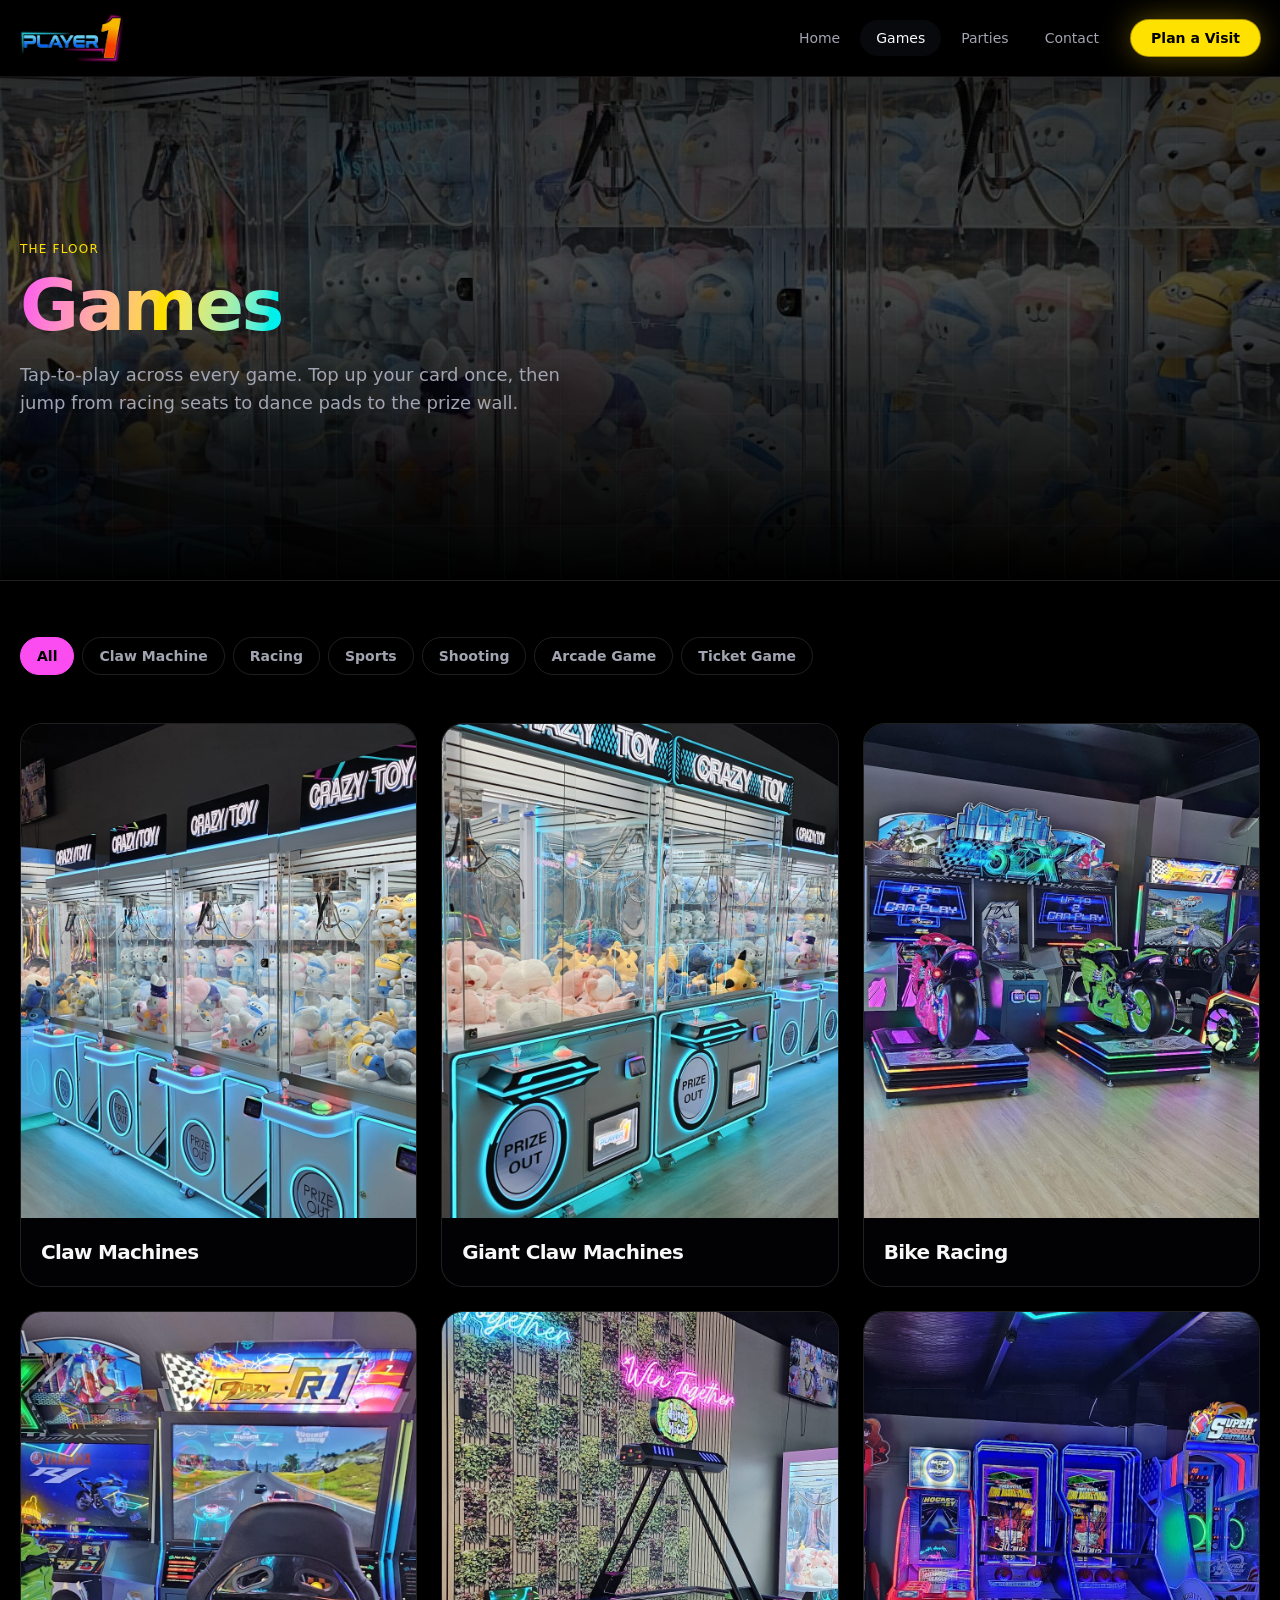
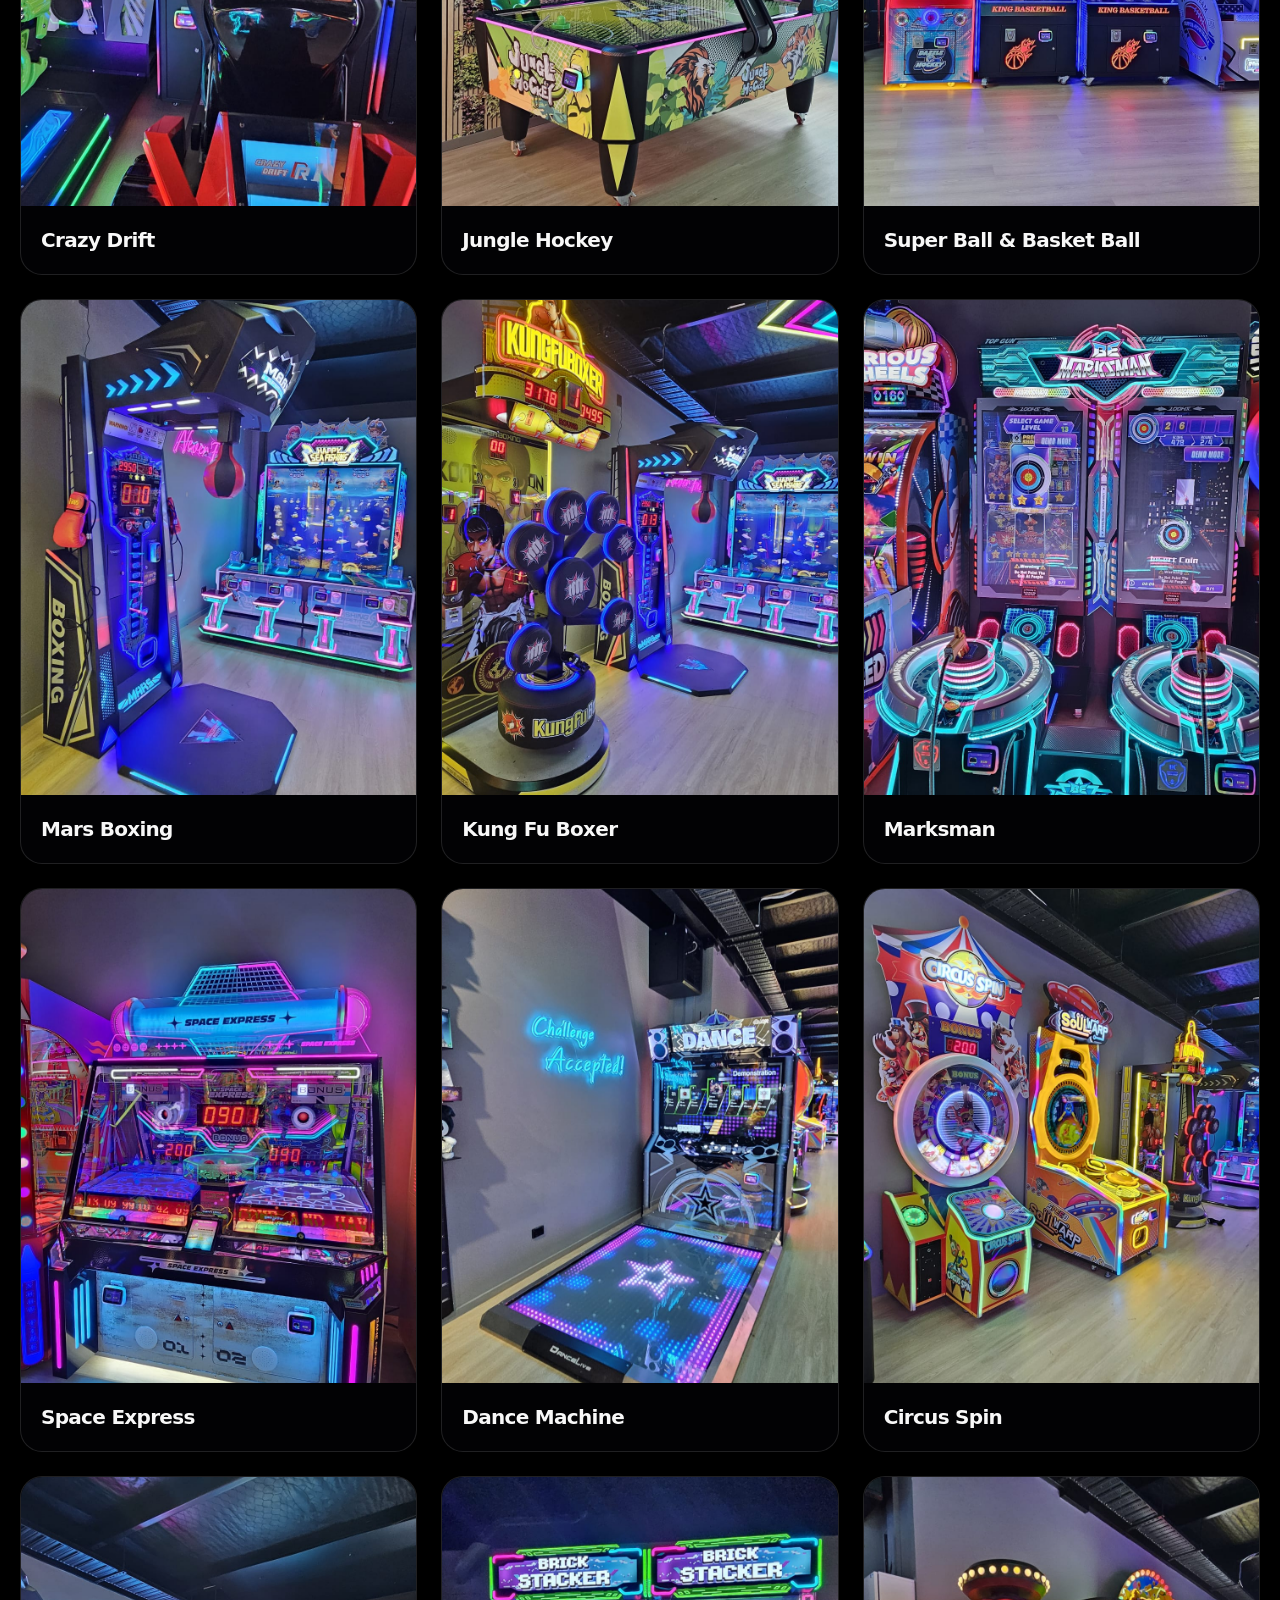
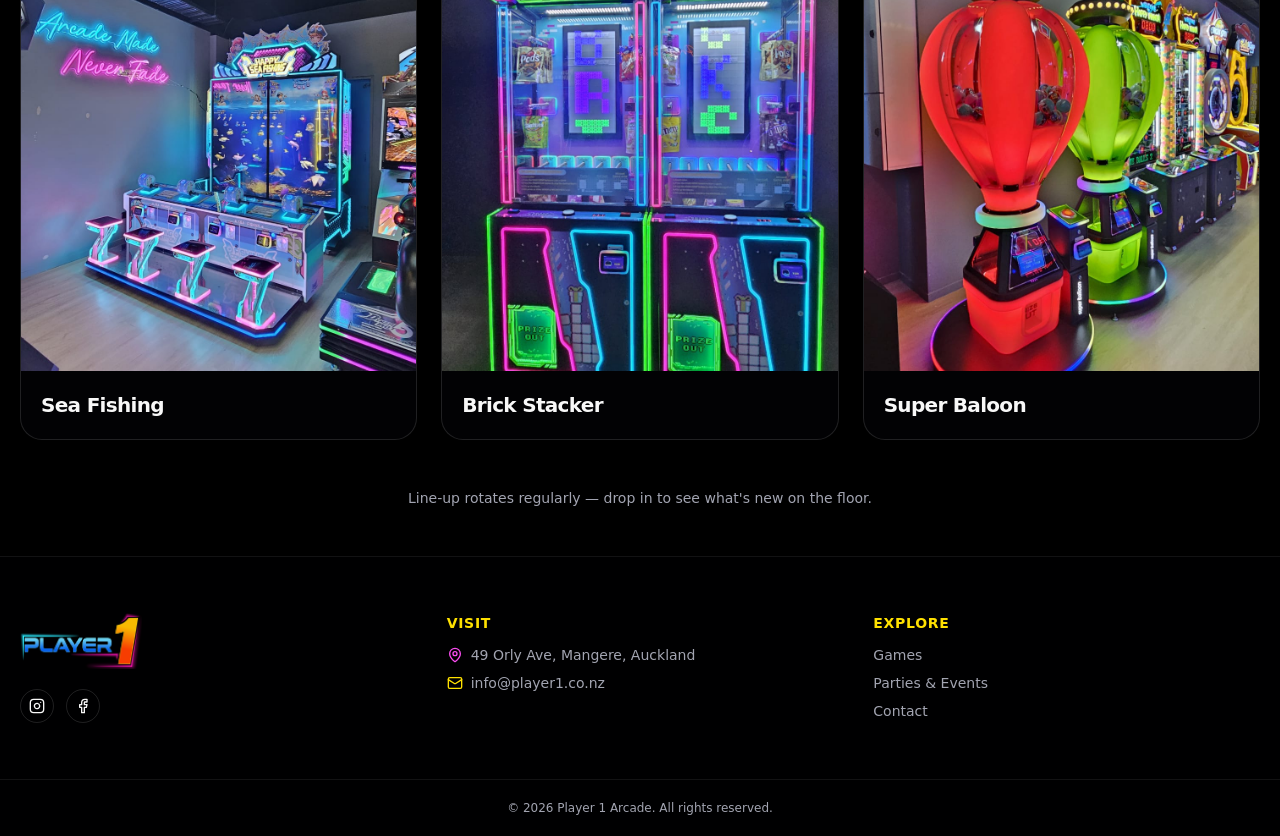
<file: games.html>
<!doctype html>
<html lang="en">

<head>
  <meta http-equiv="Content-Type" content="text/html; charset=UTF-8" />
  <meta name="viewport" content="width=device-width, initial-scale=1" />
  <link rel="preload" as="image" href="./assets/player1-logo-lBeeIn9W.png" />
  <link rel="preload" as="image" href="./assets/images/games/claw-machines.jpeg" />
  <link rel="stylesheet" href="./assets/styles.css" data-precedence="default" />
  <link rel="stylesheet" href="./assets/refine.css" />
  <meta name="author" content="Player 1 Arcade" />
  <meta property="og:type" content="website" />
  <meta name="twitter:card" content="summary" />
  <meta name="twitter:site" content="@player1" />
  <meta name="twitter:title" content="Player 1" />
  <meta name="twitter:description"
    content="Arcade Glow is a vibrant online presence for a neighborhood gaming arcade, showcasing games and party options." />
  <title>Games - Player 1 Arcade</title>
  <meta name="description"
    content="Browse all games at Player 1 Arcade, Mangere Auckland. Racing, basketball, claw machines, air hockey and more — all card-powered." />
  <meta property="og:title" content="Games - Player 1 Arcade" />
  <meta property="og:description"
    content="Racing, basketball, claw machines, air hockey and more. All card-powered fun at Player 1 Arcade, Mangere Auckland." />
  <link rel="icon" href="./assets/favicon-92x92.png" />
</head>

<body>
  <div class="flex min-h-screen flex-col bg-background">
		  <!-- ═══════════════════ HEADER ═══════════════════ -->
  <header class="sticky top-0 z-50 border-b border-border/60 bg-background/80 backdrop-blur-xl">
    <div class="page-container">
      <div style="display:flex;align-items:center;justify-content:space-between;padding:14px 0;">
        <a aria-label="Player 1 home" href="/" class="group flex items-center">
          <img alt="Player 1" class="h-10 w-auto md:h-12 animate-pulse-glow transition-transform group-hover:scale-105" src="./assets/player1-logo-lBeeIn9W.png" />
        </a>
        <nav class="hidden items-center gap-1 md:flex">
          <a href="/" class="rounded-full px-4 py-2 text-sm font-medium text-muted-foreground transition hover:text-foreground">Home</a>
          <a href="/games.html" class="rounded-full px-4 py-2 text-sm font-medium text-foreground bg-muted">Games</a>
          <a href="/parties.html" class="rounded-full px-4 py-2 text-sm font-medium text-muted-foreground transition hover:text-foreground">Parties</a>
          <a href="contact.html" class="rounded-full px-4 py-2 text-sm font-medium text-muted-foreground transition hover:text-foreground">Contact</a>
          <a href="contact.html" class="ml-3 rounded-full bg-accent px-5 py-2 text-sm font-bold text-accent-foreground transition hover:scale-105 ring-glow-yellow">Plan a Visit</a>
        </nav>
        <button id="menu-btn" class="md:hidden rounded-md p-2 text-foreground" aria-label="Toggle menu">
          <svg xmlns="http://www.w3.org/2000/svg" width="24" height="24" viewBox="0 0 24 24" fill="none" stroke="currentColor" stroke-width="2" stroke-linecap="round" stroke-linejoin="round" aria-hidden="true">
            <path d="M4 5h16"/><path d="M4 12h16"/><path d="M4 19h16"/>
          </svg>
        </button>
      </div>
    </div>
    <!-- Mobile Nav -->
    <div id="mobile-nav">
      <a href="/">Home</a>
      <a href="/games.html" class="active-link">Games</a>
      <a href="/parties.html">Parties</a>
      <a href="contact.html">Contact</a>
      <a href="contact.html" class="cta-mobile">Plan a Visit ↗</a>
    </div>
  </header>
		<main class="flex-1">			
			<section class="relative overflow-hidden border-b border-border">
				<div class="absolute inset-0"><img alt="" width="1920" height="1280"
						class="h-full w-full object-cover" style="opacity:0.45;object-position:right center;"
						src="./assets/images/games/claw-machines.jpeg">
					<div class="absolute inset-0" style="background:linear-gradient(to bottom, rgba(0,0,0,0.55) 0%, rgba(0,0,0,0.3) 40%, var(--background) 100%)"></div>
					<div class="absolute inset-0 bg-grid opacity-30"></div>
				</div>
				<div class="relative mx-auto max-w-7xl px-5 py-24 md:py-32">
					<div class="text-xs uppercase tracking-widest text-accent">The floor</div>
					<h1 class="mt-3 font-display text-5xl font-black md:text-7xl"><span class="gradient-neon-text">Games</span></h1>
					<p class="mt-5 max-w-xl text-lg text-muted-foreground">Tap-to-play across every game. Top up your card
							once, then jump from racing seats to dance pads to the prize wall.</p>
				</div>
			</section>
			<section class="mx-auto max-w-7xl px-5 py-12">
				<!-- Filter Buttons -->
				<div class="flex gap-2 overflow-auto py-2 whitespace-nowrap" id="filterButtons"></div>

				<!-- Games Grid -->
				<div
				id="gamesContainer"
				class="mt-10 grid gap-6 sm:grid-cols-2 lg:grid-cols-3"
				></div>
				<p class="mt-12 text-center text-sm text-muted-foreground">Line-up rotates regularly — drop in to see
					what's new on the floor.</p>
			</section>
		</main>
<footer class="border-t border-border/60 bg-card/40">
  <div class="mx-auto grid max-w-7xl gap-10 px-5 py-14 md:grid-cols-3">
    <div class="md:col-span-1">
      <img alt="Player 1 logo" class="h-14 w-auto animate-pulse-glow" src="./assets/player1-logo-lBeeIn9W.png">
      <div class="mt-5 flex gap-3">
        <a href="/#" class="rounded-full border border-border p-2 hover:text-primary transition">
          <svg xmlns="http://www.w3.org/2000/svg" width="16" height="16" viewBox="0 0 24 24" fill="none"
            stroke="currentColor" stroke-width="2" stroke-linecap="round" stroke-linejoin="round" aria-hidden="true">
            <rect width="20" height="20" x="2" y="2" rx="5" ry="5"></rect>
            <path d="M16 11.37A4 4 0 1 1 12.63 8 4 4 0 0 1 16 11.37z"></path>
            <line x1="17.5" x2="17.51" y1="6.5" y2="6.5"></line>
          </svg>
        </a>
        <a href="/#" class="rounded-full border border-border p-2 hover:text-secondary transition">
          <svg xmlns="http://www.w3.org/2000/svg" width="16" height="16" viewBox="0 0 24 24" fill="none"
            stroke="currentColor" stroke-width="2" stroke-linecap="round" stroke-linejoin="round" aria-hidden="true">
            <path d="M18 2h-3a5 5 0 0 0-5 5v3H7v4h3v8h4v-8h3l1-4h-4V7a1 1 0 0 1 1-1h3z"></path>
          </svg>
        </a>
      </div>
    </div>
    <div>
      <h4 class="text-sm font-bold uppercase tracking-wider text-accent">Visit</h4>
      <ul class="mt-3 space-y-2 text-sm text-muted-foreground">
        <li class="flex gap-2">
          <svg xmlns="http://www.w3.org/2000/svg" width="16" height="16" viewBox="0 0 24 24" fill="none"
            stroke="currentColor" stroke-width="2" stroke-linecap="round" stroke-linejoin="round"
            class="text-primary mt-0.5 shrink-0">
            <path
              d="M20 10c0 4.993-5.539 10.193-7.399 11.799a1 1 0 0 1-1.202 0C9.539 20.193 4 14.993 4 10a8 8 0 0 1 16 0">
            </path>
            <circle cx="12" cy="10" r="3"></circle>
          </svg>
          49 Orly Ave, Mangere, Auckland
        </li>
        <li class="flex gap-2">
          <svg xmlns="http://www.w3.org/2000/svg" width="16" height="16" viewBox="0 0 24 24" fill="none"
            stroke="currentColor" stroke-width="2" stroke-linecap="round" stroke-linejoin="round"
            class="text-accent mt-0.5 shrink-0">
            <path d="m22 7-8.991 5.727a2 2 0 0 1-2.009 0L2 7"></path>
            <rect x="2" y="4" width="20" height="16" rx="2"></rect>
          </svg>
          info@player1.co.nz
        </li>
      </ul>
    </div>
    <div>
      <h4 class="text-sm font-bold uppercase tracking-wider text-accent">Explore</h4>
      <ul class="mt-3 space-y-2 text-sm text-muted-foreground">
        <li><a href="/games.html" class="hover:text-foreground transition">Games</a></li>
        <li><a href="/parties.html" class="hover:text-foreground transition">Parties &amp; Events</a></li>
        <li><a href="/contact.html" class="hover:text-foreground transition">Contact</a></li>
      </ul>
    </div>
  </div>
  <div class="border-t border-border/60 py-5 text-center text-xs text-muted-foreground">
    © 2026 Player 1 Arcade. All rights reserved.
  </div>
</footer>
	</div>

	<script>
		  // ── Mobile menu ──────────────────────────────
		document.getElementById('menu-btn').addEventListener('click', function() {
			document.getElementById('mobile-nav').classList.toggle('open');
		});


		const gamesContainer = document.getElementById("gamesContainer");
		const filterButtons = document.getElementById("filterButtons");

		let allGames = [];

		// Fetch JSON
		fetch("./games.json")
		.then((res) => res.json())
		.then((data) => {
			allGames = data.games;

			// Create category buttons
			createFilterButtons(allGames);

			// Show all games initially
			renderGames(allGames);
		});

		// Render Games
		function renderGames(games) {
		gamesContainer.innerHTML = "";

		games.forEach((game) => {
			gamesContainer.innerHTML += `
			<article
				class="group relative overflow-hidden rounded-2xl border border-border bg-card transition hover:-translate-y-1"
			>
				<div class="aspect-[4/5] overflow-hidden bg-background">
				<img
					alt="${game.name}"
					class="h-full w-full object-cover transition duration-700 group-hover:scale-105"
					src="./assets/images/games/${game.src}"
				/>
				</div>

				<div class="p-5">
					<h3 class="font-display text-xl font-extrabold">
					${game.name}
					</h3>
				</div>
			</article>
			`;
		});
		}



		// Create Filter Buttons
		function createFilterButtons(games) {
		const categories = [
			"All",
			...new Set(games.map((game) => game.category)),
		];

		categories.forEach((category, index) => {
			const button = document.createElement("button");

			button.textContent = category;

			button.className =
			index === 0
				? "cursor-pointer rounded-full border px-4 py-2 text-sm font-semibold transition border-primary bg-primary text-primary-foreground"
				: "cursor-pointer rounded-full border px-4 py-2 text-sm font-semibold transition border-border text-muted-foreground hover:border-foreground hover:text-foreground";

			button.addEventListener("click", () => {
			// Active button style
			document.querySelectorAll("#filterButtons button").forEach((btn) => {
				btn.className =
				"cursor-pointer rounded-full border px-4 py-2 text-sm font-semibold transition border-border text-muted-foreground hover:border-foreground hover:text-foreground";
			});

			button.className =
				"cursor-pointer rounded-full border px-4 py-2 text-sm font-semibold transition border-primary bg-primary text-primary-foreground";

			// Filter games
			if (category === "All") {
				renderGames(allGames);
			} else {
				const filteredGames = allGames.filter(
				(game) => game.category === category
				);

				renderGames(filteredGames);
			}
			});

			filterButtons.appendChild(button);
		});
		}
	</script>
</body>

</html>
</file>
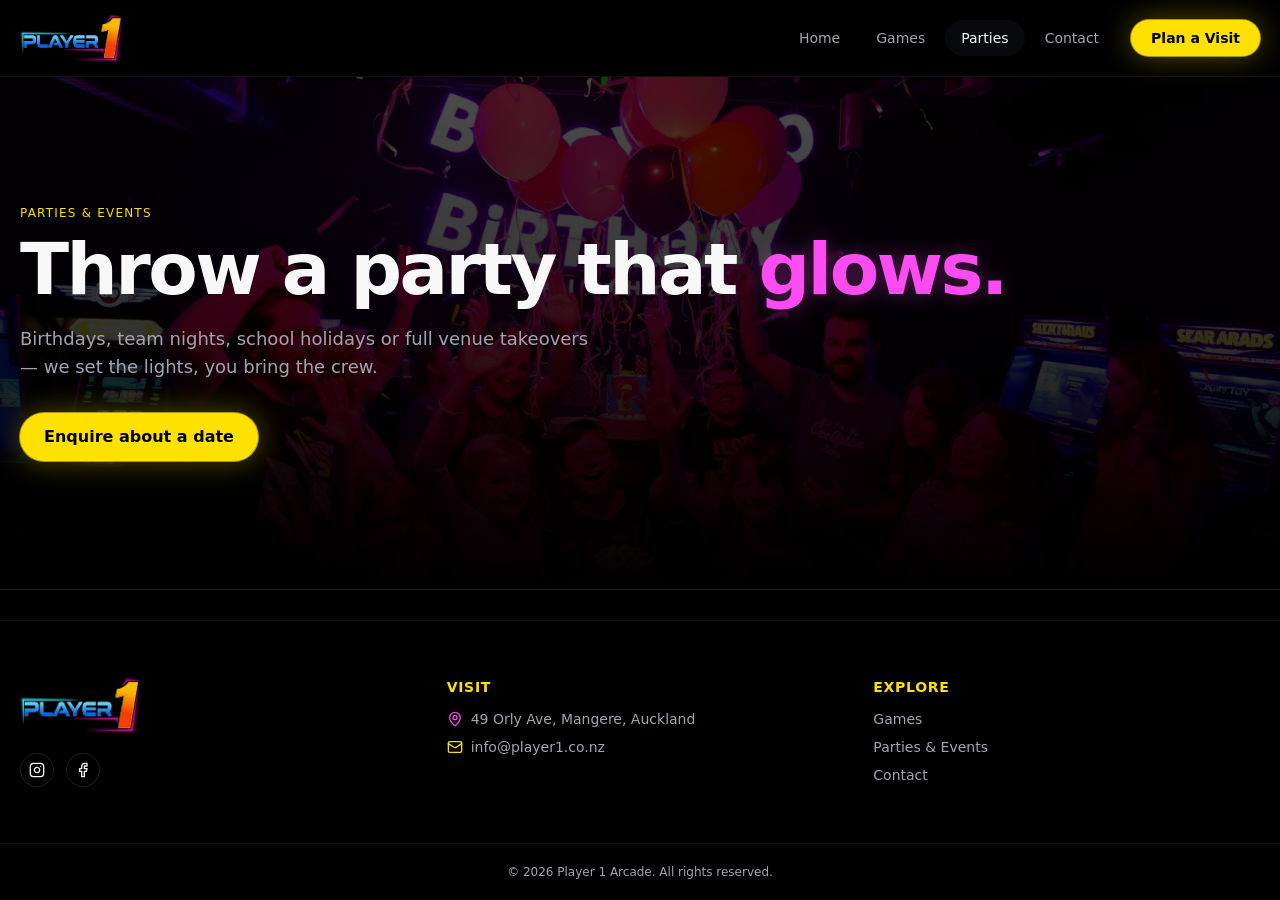
<file: parties.html>
<!doctype html>
<html lang="en">

<head>
  <meta http-equiv="Content-Type" content="text/html; charset=UTF-8" />
  <meta name="viewport" content="width=device-width, initial-scale=1" />
  <link rel="preload" as="image" href="./assets/player1-logo-lBeeIn9W.png" />
  <link rel="preload" as="image" href="./assets/hero-arcade-DlBj_60S.jpg" />
  <link rel="stylesheet" href="./assets/styles.css" data-precedence="default" />
  <link rel="stylesheet" href="./assets/refine.css" />
  <meta name="author" content="Player 1 Arcade" />
  <meta property="og:type" content="website" />
  <meta name="twitter:card" content="summary" />
  <meta name="twitter:site" content="@player1" />
  <meta name="twitter:title" content="Player 1" />
  <meta name="twitter:description"
    content="Arcade Glow is a vibrant online presence for a neighborhood gaming arcade, showcasing games and party options." />
  <title>Parties and Events - Player 1 Arcade</title>
  <meta name="description"
    content="Book your party at Player 1 Arcade, Mangere Auckland. Birthdays, team nights, school holidays or full venue takeovers — we set the lights, you bring the crew." />
  <meta property="og:title" content="Parties and Events - Player 1 Arcade" />
  <meta property="og:description"
    content="Birthdays, team nights, school holidays or full venue takeovers at Player 1 Arcade, Mangere Auckland." />
  <link rel="icon" href="./assets/favicon-92x92.png" />
</head>
<style>
	 :root {
      --neon-magenta: #ff3cac;
      --neon-cyan: #00f5d4;
      --neon-yellow: #ffe600;
      --neon-purple: #9b5de5;
      --glow-sm: 0 0 8px currentColor;
      --glow-md: 0 0 20px currentColor, 0 0 40px currentColor;
    }

    /* Scroll animations */
    @keyframes fadeSlideUp {
      from { opacity: 0; transform: translateY(32px); }
      to   { opacity: 1; transform: translateY(0); }
    }
    @keyframes fadeIn {
      from { opacity: 0; }
      to   { opacity: 1; }
    }
    @keyframes scanLine {
      0%   { transform: translateY(-100%); }
      100% { transform: translateY(100vh); }
    }
    @keyframes glitch {
      0%, 100% { clip-path: inset(0 0 100% 0); transform: translate(0); }
      10% { clip-path: inset(10% 0 60% 0); transform: translate(-4px, 2px); }
      20% { clip-path: inset(60% 0 10% 0); transform: translate(4px, -2px); }
      30% { clip-path: inset(30% 0 40% 0); transform: translate(-2px, 0); }
      40% { clip-path: inset(80% 0 5%  0); transform: translate(2px, 1px);  }
      50% { clip-path: inset(0 0 100% 0); transform: translate(0); }
    }
    @keyframes countUp {
      from { opacity:0; transform: scale(0.6); }
      to   { opacity:1; transform: scale(1); }
    }
    @keyframes borderGlow {
      0%,100% { box-shadow: 0 0 10px rgba(255,60,172,0.3), inset 0 0 10px rgba(255,60,172,0.05); }
      50%      { box-shadow: 0 0 30px rgba(255,60,172,0.6), inset 0 0 20px rgba(255,60,172,0.1); }
    }

</style>
<body>
 <div class="flex min-h-screen flex-col bg-background">
  <header class="sticky top-0 z-50 border-b border-border/60 bg-background/80 backdrop-blur-xl">
    <div class="page-container">
      <div style="display:flex;align-items:center;justify-content:space-between;padding:14px 0;">
        <a aria-label="Player 1 home" href="/" class="group flex items-center">
          <img alt="Player 1" class="h-10 w-auto md:h-12 animate-pulse-glow transition-transform group-hover:scale-105" src="./assets/player1-logo-lBeeIn9W.png" />
        </a>
        <nav class="hidden items-center gap-1 md:flex">
          <a href="/" class="rounded-full px-4 py-2 text-sm font-medium text-muted-foreground transition hover:text-foreground">Home</a>
          <a href="/games.html" class="rounded-full px-4 py-2 text-sm font-medium text-muted-foreground transition hover:text-foreground">Games</a>
          <a href="/parties.html" class="rounded-full px-4 py-2 text-sm font-medium text-foreground bg-muted">Parties</a>
          <a href="contact.html" class="rounded-full px-4 py-2 text-sm font-medium text-muted-foreground transition hover:text-foreground">Contact</a>
          <a href="contact.html" class="ml-3 rounded-full bg-accent px-5 py-2 text-sm font-bold text-accent-foreground transition hover:scale-105 ring-glow-yellow">Plan a Visit</a>
        </nav>
        <button id="menu-btn" class="md:hidden rounded-md p-2 text-foreground" aria-label="Toggle menu">
          <svg xmlns="http://www.w3.org/2000/svg" width="24" height="24" viewBox="0 0 24 24" fill="none" stroke="currentColor" stroke-width="2" stroke-linecap="round" stroke-linejoin="round" aria-hidden="true">
            <path d="M4 5h16"/><path d="M4 12h16"/><path d="M4 19h16"/>
          </svg>
        </button>
      </div>
    </div>
    <!-- Mobile Nav -->
    <div id="mobile-nav">
      <a href="/">Home</a>
      <a href="/games.html">Games</a>
      <a href="/parties.html" class="active-link">Parties</a>
      <a href="contact.html">Contact</a>
      <a href="contact.html" class="cta-mobile">Plan a Visit ↗</a>
    </div>
  </header>
		<main class="flex-1">
			<section class="relative overflow-hidden border-b border-border">
				<div class="absolute inset-0 opacity-50"><img alt="" width="1600" height="1024"
						class="h-full w-full object-cover"
						src="./assets/parties-BMOR79HR.jpg">
					<div class="absolute inset-0 bg-gradient-to-b from-background/40 via-background/60 to-background">
					</div>
				</div>
				<div class="relative mx-auto max-w-7xl px-5 py-24 md:py-32">
					<div class="text-xs uppercase tracking-widest text-accent">Parties &amp; events</div>
					<h1 class="mt-3 font-display text-5xl font-black md:text-7xl">Throw a party that <span
							class="text-glow-magenta text-primary">glows.</span></h1>
					<p class="mt-5 max-w-xl text-lg text-muted-foreground">Birthdays, team nights, school holidays or
						full venue takeovers — we set the lights, you bring the crew.</p><a
						href="/contact.html"
						class="mt-8 inline-flex rounded-full bg-accent px-6 py-3 font-bold text-accent-foreground ring-glow-yellow hover:scale-105 transition">Enquire
						about a date</a>
				</div>
			</section>
			</main>
<footer class="border-t border-border/60 bg-card/40">
  <div class="mx-auto grid max-w-7xl gap-10 px-5 py-14 md:grid-cols-3">
    <div class="md:col-span-1">
      <img alt="Player 1 logo" class="h-14 w-auto animate-pulse-glow" src="./assets/player1-logo-lBeeIn9W.png">
      <div class="mt-5 flex gap-3">
        <a href="/#" class="rounded-full border border-border p-2 hover:text-primary transition">
          <svg xmlns="http://www.w3.org/2000/svg" width="16" height="16" viewBox="0 0 24 24" fill="none"
            stroke="currentColor" stroke-width="2" stroke-linecap="round" stroke-linejoin="round" aria-hidden="true">
            <rect width="20" height="20" x="2" y="2" rx="5" ry="5"></rect>
            <path d="M16 11.37A4 4 0 1 1 12.63 8 4 4 0 0 1 16 11.37z"></path>
            <line x1="17.5" x2="17.51" y1="6.5" y2="6.5"></line>
          </svg>
        </a>
        <a href="/#" class="rounded-full border border-border p-2 hover:text-secondary transition">
          <svg xmlns="http://www.w3.org/2000/svg" width="16" height="16" viewBox="0 0 24 24" fill="none"
            stroke="currentColor" stroke-width="2" stroke-linecap="round" stroke-linejoin="round" aria-hidden="true">
            <path d="M18 2h-3a5 5 0 0 0-5 5v3H7v4h3v8h4v-8h3l1-4h-4V7a1 1 0 0 1 1-1h3z"></path>
          </svg>
        </a>
      </div>
    </div>
    <div>
      <h4 class="text-sm font-bold uppercase tracking-wider text-accent">Visit</h4>
      <ul class="mt-3 space-y-2 text-sm text-muted-foreground">
        <li class="flex gap-2">
          <svg xmlns="http://www.w3.org/2000/svg" width="16" height="16" viewBox="0 0 24 24" fill="none"
            stroke="currentColor" stroke-width="2" stroke-linecap="round" stroke-linejoin="round"
            class="text-primary mt-0.5 shrink-0">
            <path
              d="M20 10c0 4.993-5.539 10.193-7.399 11.799a1 1 0 0 1-1.202 0C9.539 20.193 4 14.993 4 10a8 8 0 0 1 16 0">
            </path>
            <circle cx="12" cy="10" r="3"></circle>
          </svg>
          49 Orly Ave, Mangere, Auckland
        </li>
        <li class="flex gap-2">
          <svg xmlns="http://www.w3.org/2000/svg" width="16" height="16" viewBox="0 0 24 24" fill="none"
            stroke="currentColor" stroke-width="2" stroke-linecap="round" stroke-linejoin="round"
            class="text-accent mt-0.5 shrink-0">
            <path d="m22 7-8.991 5.727a2 2 0 0 1-2.009 0L2 7"></path>
            <rect x="2" y="4" width="20" height="16" rx="2"></rect>
          </svg>
          info@player1.co.nz
        </li>
      </ul>
    </div>
    <div>
      <h4 class="text-sm font-bold uppercase tracking-wider text-accent">Explore</h4>
      <ul class="mt-3 space-y-2 text-sm text-muted-foreground">
        <li><a href="/games.html" class="hover:text-foreground transition">Games</a></li>
        <li><a href="/parties.html" class="hover:text-foreground transition">Parties &amp; Events</a></li>
        <li><a href="/contact.html" class="hover:text-foreground transition">Contact</a></li>
      </ul>
    </div>
  </div>
  <div class="border-t border-border/60 py-5 text-center text-xs text-muted-foreground">
    © 2026 Player 1 Arcade. All rights reserved.
  </div>
</footer>
	</div>

	  <script>
  // ── Mobile menu ──────────────────────────────
  document.getElementById('menu-btn').addEventListener('click', function() {
    document.getElementById('mobile-nav').classList.toggle('open');
  });
  </script>
</body>

</html>
</file>
<file: assets/styles.css>
@layer properties {
  @supports (((-webkit-hyphens: none)) and (not (margin-trim: inline))) or
    ((-moz-orient: inline) and (not (color: rgb(from red r g b)))) {
    *,
    :before,
    :after,
    ::backdrop {
      --tw-translate-x: 0;
      --tw-translate-y: 0;
      --tw-translate-z: 0;
      --tw-rotate-x: initial;
      --tw-rotate-y: initial;
      --tw-rotate-z: initial;
      --tw-skew-x: initial;
      --tw-skew-y: initial;
      --tw-space-y-reverse: 0;
      --tw-space-x-reverse: 0;
      --tw-border-style: solid;
      --tw-gradient-position: initial;
      --tw-gradient-from: #0000;
      --tw-gradient-via: #0000;
      --tw-gradient-to: #0000;
      --tw-gradient-stops: initial;
      --tw-gradient-via-stops: initial;
      --tw-gradient-from-position: 0%;
      --tw-gradient-via-position: 50%;
      --tw-gradient-to-position: 100%;
      --tw-leading: initial;
      --tw-font-weight: initial;
      --tw-tracking: initial;
      --tw-ordinal: initial;
      --tw-slashed-zero: initial;
      --tw-numeric-figure: initial;
      --tw-numeric-spacing: initial;
      --tw-numeric-fraction: initial;
      --tw-shadow: 0 0 #0000;
      --tw-shadow-color: initial;
      --tw-shadow-alpha: 100%;
      --tw-inset-shadow: 0 0 #0000;
      --tw-inset-shadow-color: initial;
      --tw-inset-shadow-alpha: 100%;
      --tw-ring-color: initial;
      --tw-ring-shadow: 0 0 #0000;
      --tw-inset-ring-color: initial;
      --tw-inset-ring-shadow: 0 0 #0000;
      --tw-ring-inset: initial;
      --tw-ring-offset-width: 0px;
      --tw-ring-offset-color: #fff;
      --tw-ring-offset-shadow: 0 0 #0000;
      --tw-outline-style: solid;
      --tw-blur: initial;
      --tw-brightness: initial;
      --tw-contrast: initial;
      --tw-grayscale: initial;
      --tw-hue-rotate: initial;
      --tw-invert: initial;
      --tw-opacity: initial;
      --tw-saturate: initial;
      --tw-sepia: initial;
      --tw-drop-shadow: initial;
      --tw-drop-shadow-color: initial;
      --tw-drop-shadow-alpha: 100%;
      --tw-drop-shadow-size: initial;
      --tw-backdrop-blur: initial;
      --tw-backdrop-brightness: initial;
      --tw-backdrop-contrast: initial;
      --tw-backdrop-grayscale: initial;
      --tw-backdrop-hue-rotate: initial;
      --tw-backdrop-invert: initial;
      --tw-backdrop-opacity: initial;
      --tw-backdrop-saturate: initial;
      --tw-backdrop-sepia: initial;
      --tw-duration: initial;
      --tw-ease: initial;
      --tw-scale-x: 1;
      --tw-scale-y: 1;
      --tw-scale-z: 1;
      --tw-content: "";
      --tw-animation-delay: 0s;
      --tw-animation-direction: normal;
      --tw-animation-duration: initial;
      --tw-animation-fill-mode: none;
      --tw-animation-iteration-count: 1;
      --tw-enter-blur: 0;
      --tw-enter-opacity: 1;
      --tw-enter-rotate: 0;
      --tw-enter-scale: 1;
      --tw-enter-translate-x: 0;
      --tw-enter-translate-y: 0;
      --tw-exit-blur: 0;
      --tw-exit-opacity: 1;
      --tw-exit-rotate: 0;
      --tw-exit-scale: 1;
      --tw-exit-translate-x: 0;
      --tw-exit-translate-y: 0;
    }
  }
}
@layer theme {
  :root,
  :host {
    --font-sans: "Inter", system-ui, sans-serif;
    --font-mono:
      ui-monospace, SFMono-Regular, Menlo, Monaco, Consolas, "Liberation Mono",
      "Courier New", monospace;
    --color-black: #000;
    --spacing: 0.25rem;
    --container-sm: 24rem;
    --container-md: 28rem;
    --container-lg: 32rem;
    --container-xl: 36rem;
    --container-2xl: 42rem;
    --container-4xl: 56rem;
    --container-5xl: 64rem;
    --container-7xl: 80rem;
    --text-xs: 0.75rem;
    --text-xs--line-height: calc(1 / 0.75);
    --text-sm: 0.875rem;
    --text-sm--line-height: calc(1.25 / 0.875);
    --text-base: 1rem;
    --text-base--line-height: 1.5;
    --text-lg: 1.125rem;
    --text-lg--line-height: calc(1.75 / 1.125);
    --text-xl: 1.25rem;
    --text-xl--line-height: calc(1.75 / 1.25);
    --text-2xl: 1.5rem;
    --text-2xl--line-height: calc(2 / 1.5);
    --text-3xl: 1.875rem;
    --text-3xl--line-height: 1.2;
    --text-4xl: 2.25rem;
    --text-4xl--line-height: calc(2.5 / 2.25);
    --text-5xl: 3rem;
    --text-5xl--line-height: 1;
    --text-6xl: 3.75rem;
    --text-6xl--line-height: 1;
    --text-7xl: 4.5rem;
    --text-7xl--line-height: 1;
    --text-8xl: 6rem;
    --text-8xl--line-height: 1;
    --font-weight-normal: 400;
    --font-weight-medium: 500;
    --font-weight-semibold: 600;
    --font-weight-bold: 700;
    --font-weight-extrabold: 800;
    --font-weight-black: 900;
    --tracking-tight: -0.025em;
    --tracking-wide: 0.025em;
    --tracking-wider: 0.05em;
    --tracking-widest: 0.1em;
    --leading-relaxed: 1.625;
    --radius-3xl: 1.5rem;
    --ease-in-out: cubic-bezier(0.4, 0, 0.2, 1);
    --animate-pulse: pulse 2s cubic-bezier(0.4, 0, 0.6, 1) infinite;
    --blur-xl: 24px;
    --aspect-video: 16 / 9;
    --default-transition-duration: 0.15s;
    --default-transition-timing-function: cubic-bezier(0.4, 0, 0.2, 1);
    --default-font-family: "Inter", system-ui, sans-serif;
    --default-mono-font-family: var(--font-mono);
    --color-background: var(--background);
    --color-foreground: var(--foreground);
    --color-border: var(--border);
    --font-display: "Outfit", system-ui, sans-serif;
  }
}
@layer base {
  *,
  :after,
  :before,
  ::backdrop {
    box-sizing: border-box;
    border: 0 solid;
    margin: 0;
    padding: 0;
  }
  ::file-selector-button {
    box-sizing: border-box;
    border: 0 solid;
    margin: 0;
    padding: 0;
  }
  html,
  :host {
    -webkit-text-size-adjust: 100%;
    tab-size: 4;
    line-height: 1.5;
    font-family: var(
      --default-font-family,
      ui-sans-serif,
      system-ui,
      sans-serif,
      "Apple Color Emoji",
      "Segoe UI Emoji",
      "Segoe UI Symbol",
      "Noto Color Emoji"
    );
    font-feature-settings: var(--default-font-feature-settings, normal);
    font-variation-settings: var(--default-font-variation-settings, normal);
    -webkit-tap-highlight-color: transparent;
  }
  hr {
    height: 0;
    color: inherit;
    border-top-width: 1px;
  }
  abbr:where([title]) {
    -webkit-text-decoration: underline dotted;
    text-decoration: underline dotted;
  }
  h1,
  h2,
  h3,
  h4,
  h5,
  h6 {
    font-size: inherit;
    font-weight: inherit;
  }
  a {
    color: inherit;
    -webkit-text-decoration: inherit;
    text-decoration: inherit;
  }
  b,
  strong {
    font-weight: bolder;
  }
  code,
  kbd,
  samp,
  pre {
    font-family: var(
      --default-mono-font-family,
      ui-monospace,
      SFMono-Regular,
      Menlo,
      Monaco,
      Consolas,
      "Liberation Mono",
      "Courier New",
      monospace
    );
    font-feature-settings: var(--default-mono-font-feature-settings, normal);
    font-variation-settings: var(
      --default-mono-font-variation-settings,
      normal
    );
    font-size: 1em;
  }
  small {
    font-size: 80%;
  }
  sub,
  sup {
    vertical-align: baseline;
    font-size: 75%;
    line-height: 0;
    position: relative;
  }
  sub {
    bottom: -0.25em;
  }
  sup {
    top: -0.5em;
  }
  table {
    text-indent: 0;
    border-color: inherit;
    border-collapse: collapse;
  }
  :-moz-focusring {
    outline: auto;
  }
  progress {
    vertical-align: baseline;
  }
  summary {
    display: list-item;
  }
  ol,
  ul,
  menu {
    list-style: none;
  }
  img,
  svg,
  video,
  canvas,
  audio,
  iframe,
  embed,
  object {
    vertical-align: middle;
    display: block;
  }
  img,
  video {
    max-width: 100%;
    height: auto;
  }
  button,
  input,
  select,
  optgroup,
  textarea {
    font: inherit;
    font-feature-settings: inherit;
    font-variation-settings: inherit;
    letter-spacing: inherit;
    color: inherit;
    opacity: 1;
    background-color: #0000;
    border-radius: 0;
  }
  ::file-selector-button {
    font: inherit;
    font-feature-settings: inherit;
    font-variation-settings: inherit;
    letter-spacing: inherit;
    color: inherit;
    opacity: 1;
    background-color: #0000;
    border-radius: 0;
  }
  :where(select:is([multiple], [size])) optgroup {
    font-weight: bolder;
  }
  :where(select:is([multiple], [size])) optgroup option {
    padding-inline-start: 20px;
  }
  ::file-selector-button {
    margin-inline-end: 4px;
  }
  ::placeholder {
    opacity: 1;
  }
  @supports (not ((-webkit-appearance: -apple-pay-button))) or
    (contain-intrinsic-size: 1px) {
    ::placeholder {
      color: currentColor;
    }
    @supports (color: color-mix(in lab, red, red)) {
      ::placeholder {
        color: color-mix(in oklab, currentcolor 50%, transparent);
      }
    }
  }
  textarea {
    resize: vertical;
  }
  ::-webkit-search-decoration {
    -webkit-appearance: none;
  }
  ::-webkit-date-and-time-value {
    min-height: 1lh;
    text-align: inherit;
  }
  ::-webkit-datetime-edit {
    display: inline-flex;
  }
  ::-webkit-datetime-edit-fields-wrapper {
    padding: 0;
  }
  ::-webkit-datetime-edit {
    padding-block: 0;
  }
  ::-webkit-datetime-edit-year-field {
    padding-block: 0;
  }
  ::-webkit-datetime-edit-month-field {
    padding-block: 0;
  }
  ::-webkit-datetime-edit-day-field {
    padding-block: 0;
  }
  ::-webkit-datetime-edit-hour-field {
    padding-block: 0;
  }
  ::-webkit-datetime-edit-minute-field {
    padding-block: 0;
  }
  ::-webkit-datetime-edit-second-field {
    padding-block: 0;
  }
  ::-webkit-datetime-edit-millisecond-field {
    padding-block: 0;
  }
  ::-webkit-datetime-edit-meridiem-field {
    padding-block: 0;
  }
  ::-webkit-calendar-picker-indicator {
    line-height: 1;
  }
  :-moz-ui-invalid {
    box-shadow: none;
  }
  button,
  input:where([type="button"], [type="reset"], [type="submit"]) {
    appearance: button;
  }
  ::file-selector-button {
    appearance: button;
  }
  ::-webkit-inner-spin-button {
    height: auto;
  }
  ::-webkit-outer-spin-button {
    height: auto;
  }
  [hidden]:where(:not([hidden="until-found"])) {
    display: none !important;
  }
  * {
    border-color: var(--color-border);
  }
  html {
    scroll-behavior: smooth;
  }
  body {
    background-color: var(--color-background);
    color: var(--color-foreground);
    font-family: var(--font-sans);
    -webkit-font-smoothing: antialiased;
  }
  h1,
  h2,
  h3,
  h4 {
    font-family: var(--font-display);
    letter-spacing: -0.02em;
    font-weight: 800;
  }
}
@layer components;
@layer utilities {
  .pointer-events-none {
    pointer-events: none;
  }
  .invisible {
    visibility: hidden;
  }
  .sr-only {
    clip-path: inset(50%);
    white-space: nowrap;
    border-width: 0;
    width: 1px;
    height: 1px;
    margin: -1px;
    padding: 0;
    position: absolute;
    overflow: hidden;
  }
  .absolute {
    position: absolute;
  }
  .fixed {
    position: fixed;
  }
  .relative {
    position: relative;
  }
  .sticky {
    position: sticky;
  }
  .inset-0 {
    inset: calc(var(--spacing) * 0);
  }
  .inset-x-0 {
    inset-inline: calc(var(--spacing) * 0);
  }
  .inset-y-0 {
    inset-block: calc(var(--spacing) * 0);
  }
  .start {
    inset-inline-start: var(--spacing);
  }
  .-top-3 {
    top: calc(var(--spacing) * -3);
  }
  .-top-12 {
    top: calc(var(--spacing) * -12);
  }
  .top-0 {
    top: calc(var(--spacing) * 0);
  }
  .top-1\.5 {
    top: calc(var(--spacing) * 1.5);
  }
  .top-1\/2 {
    top: 50%;
  }
  .top-3\.5 {
    top: calc(var(--spacing) * 3.5);
  }
  .top-4 {
    top: calc(var(--spacing) * 4);
  }
  .top-\[1px\] {
    top: 1px;
  }
  .top-\[50\%\] {
    top: 50%;
  }
  .top-\[60\%\] {
    top: 60%;
  }
  .top-full {
    top: 100%;
  }
  .-right-12 {
    right: calc(var(--spacing) * -12);
  }
  .right-0 {
    right: calc(var(--spacing) * 0);
  }
  .right-1 {
    right: calc(var(--spacing) * 1);
  }
  .right-2 {
    right: calc(var(--spacing) * 2);
  }
  .right-3 {
    right: calc(var(--spacing) * 3);
  }
  .right-4 {
    right: calc(var(--spacing) * 4);
  }
  .-bottom-12 {
    bottom: calc(var(--spacing) * -12);
  }
  .bottom-0 {
    bottom: calc(var(--spacing) * 0);
  }
  .-left-12 {
    left: calc(var(--spacing) * -12);
  }
  .left-0 {
    left: calc(var(--spacing) * 0);
  }
  .left-1\/2 {
    left: 50%;
  }
  .left-2 {
    left: calc(var(--spacing) * 2);
  }
  .left-8 {
    left: calc(var(--spacing) * 8);
  }
  .left-\[50\%\] {
    left: 50%;
  }
  .z-10 {
    z-index: 10;
  }
  .z-20 {
    z-index: 20;
  }
  .z-50 {
    z-index: 50;
  }
  .z-\[1\] {
    z-index: 1;
  }
  .-mx-1 {
    margin-inline: calc(var(--spacing) * -1);
  }
  .mx-2 {
    margin-inline: calc(var(--spacing) * 2);
  }
  .mx-3\.5 {
    margin-inline: calc(var(--spacing) * 3.5);
  }
  .mx-auto {
    margin-inline: auto;
  }
  .my-0\.5 {
    margin-block: calc(var(--spacing) * 0.5);
  }
  .my-1 {
    margin-block: calc(var(--spacing) * 1);
  }
  .-mt-4 {
    margin-top: calc(var(--spacing) * -4);
  }
  .mt-0\.5 {
    margin-top: calc(var(--spacing) * 0.5);
  }
  .mt-1 {
    margin-top: calc(var(--spacing) * 1);
  }
  .mt-1\.5 {
    margin-top: calc(var(--spacing) * 1.5);
  }
  .mt-2 {
    margin-top: calc(var(--spacing) * 2);
  }
  .mt-3 {
    margin-top: calc(var(--spacing) * 3);
  }
  .mt-4 {
    margin-top: calc(var(--spacing) * 4);
  }
  .mt-5 {
    margin-top: calc(var(--spacing) * 5);
  }
  .mt-6 {
    margin-top: calc(var(--spacing) * 6);
  }
  .mt-8 {
    margin-top: calc(var(--spacing) * 8);
  }
  .mt-9 {
    margin-top: calc(var(--spacing) * 9);
  }
  .mt-10 {
    margin-top: calc(var(--spacing) * 10);
  }
  .mt-12 {
    margin-top: calc(var(--spacing) * 12);
  }
  .mt-16 {
    margin-top: calc(var(--spacing) * 16);
  }
  .mt-20 {
    margin-top: calc(var(--spacing) * 20);
  }
  .mt-24 {
    margin-top: calc(var(--spacing) * 24);
  }
  .mt-auto {
    margin-top: auto;
  }
  .mr-2 {
    margin-right: calc(var(--spacing) * 2);
  }
  .mb-1 {
    margin-bottom: calc(var(--spacing) * 1);
  }
  .mb-1\.5 {
    margin-bottom: calc(var(--spacing) * 1.5);
  }
  .mb-4 {
    margin-bottom: calc(var(--spacing) * 4);
  }
  .mb-5 {
    margin-bottom: calc(var(--spacing) * 5);
  }
  .mb-6 {
    margin-bottom: calc(var(--spacing) * 6);
  }
  .-ml-4 {
    margin-left: calc(var(--spacing) * -4);
  }
  .ml-1 {
    margin-left: calc(var(--spacing) * 1);
  }
  .ml-3 {
    margin-left: calc(var(--spacing) * 3);
  }
  .ml-auto {
    margin-left: auto;
  }
  .block {
    display: block;
  }
  .flex {
    display: flex;
  }
  .grid {
    display: grid;
  }
  .hidden {
    display: none;
  }
  .inline-block {
    display: inline-block;
  }
  .inline-flex {
    display: inline-flex;
  }
  .table {
    display: table;
  }
  .aspect-\[4\/5\] {
    aspect-ratio: 4/5;
  }
  .aspect-square {
    aspect-ratio: 1;
  }
  .aspect-video {
    aspect-ratio: var(--aspect-video);
  }
  .size-\(--cell-size\) {
    width: var(--cell-size);
    height: var(--cell-size);
  }
  .size-4 {
    width: calc(var(--spacing) * 4);
    height: calc(var(--spacing) * 4);
  }
  .h-\(--cell-size\) {
    height: var(--cell-size);
  }
  .h-1\.5 {
    height: calc(var(--spacing) * 1.5);
  }
  .h-2 {
    height: calc(var(--spacing) * 2);
  }
  .h-2\.5 {
    height: calc(var(--spacing) * 2.5);
  }
  .h-3 {
    height: calc(var(--spacing) * 3);
  }
  .h-3\.5 {
    height: calc(var(--spacing) * 3.5);
  }
  .h-4 {
    height: calc(var(--spacing) * 4);
  }
  .h-5 {
    height: calc(var(--spacing) * 5);
  }
  .h-7 {
    height: calc(var(--spacing) * 7);
  }
  .h-8 {
    height: calc(var(--spacing) * 8);
  }
  .h-9 {
    height: calc(var(--spacing) * 9);
  }
  .h-10 {
    height: calc(var(--spacing) * 10);
  }
  .h-11 {
    height: calc(var(--spacing) * 11);
  }
  .h-12 {
    height: calc(var(--spacing) * 12);
  }
  .h-14 {
    height: calc(var(--spacing) * 14);
  }
  .h-20 {
    height: calc(var(--spacing) * 20);
  }
  .h-\[1px\] {
    height: 1px;
  }
  .h-\[var\(--radix-navigation-menu-viewport-height\)\] {
    height: var(--radix-navigation-menu-viewport-height);
  }
  .h-\[var\(--radix-select-trigger-height\)\] {
    height: var(--radix-select-trigger-height);
  }
  .h-auto {
    height: auto;
  }
  .h-full {
    height: 100%;
  }
  .h-px {
    height: 1px;
  }
  .h-svh {
    height: 100svh;
  }
  .max-h-\(--radix-context-menu-content-available-height\) {
    max-height: var(--radix-context-menu-content-available-height);
  }
  .max-h-\(--radix-select-content-available-height\) {
    max-height: var(--radix-select-content-available-height);
  }
  .max-h-\[300px\] {
    max-height: 300px;
  }
  .max-h-\[var\(--radix-dropdown-menu-content-available-height\)\] {
    max-height: var(--radix-dropdown-menu-content-available-height);
  }
  .min-h-0 {
    min-height: calc(var(--spacing) * 0);
  }
  .min-h-\[60px\] {
    min-height: 60px;
  }
  .min-h-screen {
    min-height: 100vh;
  }
  .min-h-svh {
    min-height: 100svh;
  }
  .w-\(--cell-size\) {
    width: var(--cell-size);
  }
  .w-\(--sidebar-width\) {
    width: var(--sidebar-width);
  }
  .w-0 {
    width: calc(var(--spacing) * 0);
  }
  .w-1 {
    width: calc(var(--spacing) * 1);
  }
  .w-2 {
    width: calc(var(--spacing) * 2);
  }
  .w-2\.5 {
    width: calc(var(--spacing) * 2.5);
  }
  .w-3 {
    width: calc(var(--spacing) * 3);
  }
  .w-3\.5 {
    width: calc(var(--spacing) * 3.5);
  }
  .w-3\/4 {
    width: 75%;
  }
  .w-4 {
    width: calc(var(--spacing) * 4);
  }
  .w-5 {
    width: calc(var(--spacing) * 5);
  }
  .w-7 {
    width: calc(var(--spacing) * 7);
  }
  .w-8 {
    width: calc(var(--spacing) * 8);
  }
  .w-9 {
    width: calc(var(--spacing) * 9);
  }
  .w-10 {
    width: calc(var(--spacing) * 10);
  }
  .w-11 {
    width: calc(var(--spacing) * 11);
  }
  .w-12 {
    width: calc(var(--spacing) * 12);
  }
  .w-14 {
    width: calc(var(--spacing) * 14);
  }
  .w-64 {
    width: calc(var(--spacing) * 64);
  }
  .w-72 {
    width: calc(var(--spacing) * 72);
  }
  .w-\[1px\] {
    width: 1px;
  }
  .w-\[100px\] {
    width: 100px;
  }
  .w-auto {
    width: auto;
  }
  .w-fit {
    width: fit-content;
  }
  .w-full {
    width: 100%;
  }
  .w-max {
    width: max-content;
  }
  .w-px {
    width: 1px;
  }
  .max-w-\(--skeleton-width\) {
    max-width: var(--skeleton-width);
  }
  .max-w-2xl {
    max-width: var(--container-2xl);
  }
  .max-w-4xl {
    max-width: var(--container-4xl);
  }
  .max-w-5xl {
    max-width: var(--container-5xl);
  }
  .max-w-7xl {
    max-width: var(--container-7xl);
  }
  .max-w-lg {
    max-width: var(--container-lg);
  }
  .max-w-max {
    max-width: max-content;
  }
  .max-w-md {
    max-width: var(--container-md);
  }
  .max-w-sm {
    max-width: var(--container-sm);
  }
  .max-w-xl {
    max-width: var(--container-xl);
  }
  .min-w-\(--cell-size\) {
    min-width: var(--cell-size);
  }
  .min-w-0 {
    min-width: calc(var(--spacing) * 0);
  }
  .min-w-5 {
    min-width: calc(var(--spacing) * 5);
  }
  .min-w-8 {
    min-width: calc(var(--spacing) * 8);
  }
  .min-w-9 {
    min-width: calc(var(--spacing) * 9);
  }
  .min-w-10 {
    min-width: calc(var(--spacing) * 10);
  }
  .min-w-\[8rem\] {
    min-width: 8rem;
  }
  .min-w-\[12rem\] {
    min-width: 12rem;
  }
  .min-w-\[var\(--radix-select-trigger-width\)\] {
    min-width: var(--radix-select-trigger-width);
  }
  .flex-1 {
    flex: 1;
  }
  .shrink-0 {
    flex-shrink: 0;
  }
  .grow {
    flex-grow: 1;
  }
  .grow-0 {
    flex-grow: 0;
  }
  .basis-full {
    flex-basis: 100%;
  }
  .caption-bottom {
    caption-side: bottom;
  }
  .border-collapse {
    border-collapse: collapse;
  }
  .origin-\(--radix-context-menu-content-transform-origin\) {
    transform-origin: var(--radix-context-menu-content-transform-origin);
  }
  .origin-\(--radix-dropdown-menu-content-transform-origin\) {
    transform-origin: var(--radix-dropdown-menu-content-transform-origin);
  }
  .origin-\(--radix-hover-card-content-transform-origin\) {
    transform-origin: var(--radix-hover-card-content-transform-origin);
  }
  .origin-\(--radix-menubar-content-transform-origin\) {
    transform-origin: var(--radix-menubar-content-transform-origin);
  }
  .origin-\(--radix-popover-content-transform-origin\) {
    transform-origin: var(--radix-popover-content-transform-origin);
  }
  .origin-\(--radix-select-content-transform-origin\) {
    transform-origin: var(--radix-select-content-transform-origin);
  }
  .origin-\(--radix-tooltip-content-transform-origin\) {
    transform-origin: var(--radix-tooltip-content-transform-origin);
  }
  .-translate-x-1\/2 {
    --tw-translate-x: -50%;
    translate: var(--tw-translate-x) var(--tw-translate-y);
  }
  .-translate-x-px {
    --tw-translate-x: -1px;
    translate: var(--tw-translate-x) var(--tw-translate-y);
  }
  .translate-x-\[-50\%\] {
    --tw-translate-x: -50%;
    translate: var(--tw-translate-x) var(--tw-translate-y);
  }
  .translate-x-px {
    --tw-translate-x: 1px;
    translate: var(--tw-translate-x) var(--tw-translate-y);
  }
  .-translate-y-1\/2 {
    --tw-translate-y: -50%;
    translate: var(--tw-translate-x) var(--tw-translate-y);
  }
  .translate-y-\[-50\%\] {
    --tw-translate-y: -50%;
    translate: var(--tw-translate-x) var(--tw-translate-y);
  }
  .rotate-45 {
    rotate: 45deg;
  }
  .rotate-90 {
    rotate: 90deg;
  }
  .transform {
    transform: var(--tw-rotate-x,) var(--tw-rotate-y,) var(--tw-rotate-z,)
      var(--tw-skew-x,) var(--tw-skew-y,);
  }
  .animate-caret-blink {
    animation: 1.25s ease-out infinite caret-blink;
  }
  .animate-in {
    animation: enter var(--tw-animation-duration, var(--tw-duration, 0.15s))
      var(--tw-ease, ease) var(--tw-animation-delay, 0s)
      var(--tw-animation-iteration-count, 1)
      var(--tw-animation-direction, normal) var(--tw-animation-fill-mode, none);
  }
  .animate-pulse {
    animation: var(--animate-pulse);
  }
  .cursor-default {
    cursor: default;
  }
  .cursor-pointer {
    cursor: pointer;
  }
  .touch-none {
    touch-action: none;
  }
  .resize-none {
    resize: none;
  }
  .list-none {
    list-style-type: none;
  }
  .grid-cols-3 {
    grid-template-columns: repeat(3, minmax(0, 1fr));
  }
  .flex-col {
    flex-direction: column;
  }
  .flex-col-reverse {
    flex-direction: column-reverse;
  }
  .flex-row {
    flex-direction: row;
  }
  .flex-wrap {
    flex-wrap: wrap;
  }
  .place-content-center {
    place-content: center;
  }
  .place-items-center {
    place-items: center;
  }
  .items-baseline {
    align-items: baseline;
  }
  .items-center {
    align-items: center;
  }
  .items-end {
    align-items: flex-end;
  }
  .items-start {
    align-items: flex-start;
  }
  .items-stretch {
    align-items: stretch;
  }
  .justify-between {
    justify-content: space-between;
  }
  .justify-center {
    justify-content: center;
  }
  .gap-1 {
    gap: calc(var(--spacing) * 1);
  }
  .gap-1\.5 {
    gap: calc(var(--spacing) * 1.5);
  }
  .gap-2 {
    gap: calc(var(--spacing) * 2);
  }
  .gap-3 {
    gap: calc(var(--spacing) * 3);
  }
  .gap-4 {
    gap: calc(var(--spacing) * 4);
  }
  .gap-5 {
    gap: calc(var(--spacing) * 5);
  }
  .gap-6 {
    gap: calc(var(--spacing) * 6);
  }
  .gap-8 {
    gap: calc(var(--spacing) * 8);
  }
  .gap-10 {
    gap: calc(var(--spacing) * 10);
  }
  .gap-12 {
    gap: calc(var(--spacing) * 12);
  }
  :where(.space-y-1\.5 > :not(:last-child)) {
    --tw-space-y-reverse: 0;
    margin-block-start: calc(
      calc(var(--spacing) * 1.5) * var(--tw-space-y-reverse)
    );
    margin-block-end: calc(
      calc(var(--spacing) * 1.5) * calc(1 - var(--tw-space-y-reverse))
    );
  }
  :where(.space-y-2 > :not(:last-child)) {
    --tw-space-y-reverse: 0;
    margin-block-start: calc(
      calc(var(--spacing) * 2) * var(--tw-space-y-reverse)
    );
    margin-block-end: calc(
      calc(var(--spacing) * 2) * calc(1 - var(--tw-space-y-reverse))
    );
  }
  :where(.space-y-2\.5 > :not(:last-child)) {
    --tw-space-y-reverse: 0;
    margin-block-start: calc(
      calc(var(--spacing) * 2.5) * var(--tw-space-y-reverse)
    );
    margin-block-end: calc(
      calc(var(--spacing) * 2.5) * calc(1 - var(--tw-space-y-reverse))
    );
  }
  :where(.space-y-5 > :not(:last-child)) {
    --tw-space-y-reverse: 0;
    margin-block-start: calc(
      calc(var(--spacing) * 5) * var(--tw-space-y-reverse)
    );
    margin-block-end: calc(
      calc(var(--spacing) * 5) * calc(1 - var(--tw-space-y-reverse))
    );
  }
  :where(.space-y-6 > :not(:last-child)) {
    --tw-space-y-reverse: 0;
    margin-block-start: calc(
      calc(var(--spacing) * 6) * var(--tw-space-y-reverse)
    );
    margin-block-end: calc(
      calc(var(--spacing) * 6) * calc(1 - var(--tw-space-y-reverse))
    );
  }
  :where(.space-x-1 > :not(:last-child)) {
    --tw-space-x-reverse: 0;
    margin-inline-start: calc(
      calc(var(--spacing) * 1) * var(--tw-space-x-reverse)
    );
    margin-inline-end: calc(
      calc(var(--spacing) * 1) * calc(1 - var(--tw-space-x-reverse))
    );
  }
  .overflow-auto {
    overflow: auto;
  }
  .overflow-hidden {
    overflow: hidden;
  }
  .overflow-x-hidden {
    overflow-x: hidden;
  }
  .overflow-y-auto {
    overflow-y: auto;
  }
  .rounded-2xl {
    border-radius: calc(var(--radius) + 8px);
  }
  .rounded-3xl {
    border-radius: var(--radius-3xl);
  }
  .rounded-\[2px\] {
    border-radius: 2px;
  }
  .rounded-\[inherit\] {
    border-radius: inherit;
  }
  .rounded-full {
    border-radius: 3.40282e38px;
  }
  .rounded-lg {
    border-radius: var(--radius);
  }
  .rounded-md {
    border-radius: calc(var(--radius) - 2px);
  }
  .rounded-none {
    border-radius: 0;
  }
  .rounded-sm {
    border-radius: calc(var(--radius) - 4px);
  }
  .rounded-xl {
    border-radius: calc(var(--radius) + 4px);
  }
  .rounded-t-\[10px\] {
    border-top-left-radius: 10px;
    border-top-right-radius: 10px;
  }
  .rounded-l-md {
    border-top-left-radius: calc(var(--radius) - 2px);
    border-bottom-left-radius: calc(var(--radius) - 2px);
  }
  .rounded-tl-sm {
    border-top-left-radius: calc(var(--radius) - 4px);
  }
  .rounded-r-md {
    border-top-right-radius: calc(var(--radius) - 2px);
    border-bottom-right-radius: calc(var(--radius) - 2px);
  }
  .border {
    border-style: var(--tw-border-style);
    border-width: 1px;
  }
  .border-2 {
    border-style: var(--tw-border-style);
    border-width: 2px;
  }
  .border-\[1\.5px\] {
    border-style: var(--tw-border-style);
    border-width: 1.5px;
  }
  .border-y {
    border-block-style: var(--tw-border-style);
    border-block-width: 1px;
  }
  .border-t {
    border-top-style: var(--tw-border-style);
    border-top-width: 1px;
  }
  .border-r {
    border-right-style: var(--tw-border-style);
    border-right-width: 1px;
  }
  .border-b {
    border-bottom-style: var(--tw-border-style);
    border-bottom-width: 1px;
  }
  .border-l {
    border-left-style: var(--tw-border-style);
    border-left-width: 1px;
  }
  .border-dashed {
    --tw-border-style: dashed;
    border-style: dashed;
  }
  .border-\(--color-border\) {
    border-color: var(--color-border);
  }
  .border-border,
  .border-border\/50 {
    border-color: var(--border);
  }
  @supports (color: color-mix(in lab, red, red)) {
    .border-border\/50 {
      border-color: color-mix(in oklab, var(--border) 50%, transparent);
    }
  }
  .border-border\/60 {
    border-color: var(--border);
  }
  @supports (color: color-mix(in lab, red, red)) {
    .border-border\/60 {
      border-color: color-mix(in oklab, var(--border) 60%, transparent);
    }
  }
  .border-destructive\/50 {
    border-color: var(--destructive);
  }
  @supports (color: color-mix(in lab, red, red)) {
    .border-destructive\/50 {
      border-color: color-mix(in oklab, var(--destructive) 50%, transparent);
    }
  }
  .border-input {
    border-color: var(--input);
  }
  .border-primary,
  .border-primary\/50 {
    border-color: var(--primary);
  }
  @supports (color: color-mix(in lab, red, red)) {
    .border-primary\/50 {
      border-color: color-mix(in oklab, var(--primary) 50%, transparent);
    }
  }
  .border-transparent {
    border-color: #0000;
  }
  .border-t-transparent {
    border-top-color: #0000;
  }
  .border-l-transparent {
    border-left-color: #0000;
  }
  .bg-\(--color-bg\) {
    background-color: var(--color-bg);
  }
  .bg-accent {
    background-color: var(--accent);
  }
  .bg-background,
  .bg-background\/60 {
    background-color: var(--background);
  }
  @supports (color: color-mix(in lab, red, red)) {
    .bg-background\/60 {
      background-color: color-mix(in oklab, var(--background) 60%, transparent);
    }
  }
  .bg-background\/80 {
    background-color: var(--background);
  }
  @supports (color: color-mix(in lab, red, red)) {
    .bg-background\/80 {
      background-color: color-mix(in oklab, var(--background) 80%, transparent);
    }
  }
  .bg-black\/80 {
    background-color: #000c;
  }
  @supports (color: color-mix(in lab, red, red)) {
    .bg-black\/80 {
      background-color: color-mix(
        in oklab,
        var(--color-black) 80%,
        transparent
      );
    }
  }
  .bg-border {
    background-color: var(--border);
  }
  .bg-card,
  .bg-card\/30 {
    background-color: var(--card);
  }
  @supports (color: color-mix(in lab, red, red)) {
    .bg-card\/30 {
      background-color: color-mix(in oklab, var(--card) 30%, transparent);
    }
  }
  .bg-card\/40 {
    background-color: var(--card);
  }
  @supports (color: color-mix(in lab, red, red)) {
    .bg-card\/40 {
      background-color: color-mix(in oklab, var(--card) 40%, transparent);
    }
  }
  .bg-destructive {
    background-color: var(--destructive);
  }
  .bg-foreground {
    background-color: var(--foreground);
  }
  .bg-muted,
  .bg-muted\/50 {
    background-color: var(--muted);
  }
  @supports (color: color-mix(in lab, red, red)) {
    .bg-muted\/50 {
      background-color: color-mix(in oklab, var(--muted) 50%, transparent);
    }
  }
  .bg-popover {
    background-color: var(--popover);
  }
  .bg-primary,
  .bg-primary\/10 {
    background-color: var(--primary);
  }
  @supports (color: color-mix(in lab, red, red)) {
    .bg-primary\/10 {
      background-color: color-mix(in oklab, var(--primary) 10%, transparent);
    }
  }
  .bg-primary\/20 {
    background-color: var(--primary);
  }
  @supports (color: color-mix(in lab, red, red)) {
    .bg-primary\/20 {
      background-color: color-mix(in oklab, var(--primary) 20%, transparent);
    }
  }
  .bg-secondary {
    background-color: var(--secondary);
  }
  .bg-transparent {
    background-color: #0000;
  }
  .bg-gradient-to-b {
    --tw-gradient-position: to bottom in oklab;
    background-image: linear-gradient(var(--tw-gradient-stops));
  }
  .bg-gradient-to-t {
    --tw-gradient-position: to top in oklab;
    background-image: linear-gradient(var(--tw-gradient-stops));
  }
  .from-background {
    --tw-gradient-from: var(--background);
    --tw-gradient-stops: var(
      --tw-gradient-via-stops,
      var(--tw-gradient-position),
      var(--tw-gradient-from) var(--tw-gradient-from-position),
      var(--tw-gradient-to) var(--tw-gradient-to-position)
    );
  }
  .from-background\/40 {
    --tw-gradient-from: var(--background);
  }
  @supports (color: color-mix(in lab, red, red)) {
    .from-background\/40 {
      --tw-gradient-from: color-mix(
        in oklab,
        var(--background) 40%,
        transparent
      );
    }
  }
  .from-background\/40 {
    --tw-gradient-stops: var(
      --tw-gradient-via-stops,
      var(--tw-gradient-position),
      var(--tw-gradient-from) var(--tw-gradient-from-position),
      var(--tw-gradient-to) var(--tw-gradient-to-position)
    );
  }
  .from-background\/60 {
    --tw-gradient-from: var(--background);
  }
  @supports (color: color-mix(in lab, red, red)) {
    .from-background\/60 {
      --tw-gradient-from: color-mix(
        in oklab,
        var(--background) 60%,
        transparent
      );
    }
  }
  .from-background\/60 {
    --tw-gradient-stops: var(
      --tw-gradient-via-stops,
      var(--tw-gradient-position),
      var(--tw-gradient-from) var(--tw-gradient-from-position),
      var(--tw-gradient-to) var(--tw-gradient-to-position)
    );
  }
  .via-background\/40 {
    --tw-gradient-via: var(--background);
  }
  @supports (color: color-mix(in lab, red, red)) {
    .via-background\/40 {
      --tw-gradient-via: color-mix(
        in oklab,
        var(--background) 40%,
        transparent
      );
    }
  }
  .via-background\/40 {
    --tw-gradient-via-stops:
      var(--tw-gradient-position),
      var(--tw-gradient-from) var(--tw-gradient-from-position),
      var(--tw-gradient-via) var(--tw-gradient-via-position),
      var(--tw-gradient-to) var(--tw-gradient-to-position);
    --tw-gradient-stops: var(--tw-gradient-via-stops);
  }
  .via-background\/60 {
    --tw-gradient-via: var(--background);
  }
  @supports (color: color-mix(in lab, red, red)) {
    .via-background\/60 {
      --tw-gradient-via: color-mix(
        in oklab,
        var(--background) 60%,
        transparent
      );
    }
  }
  .via-background\/60 {
    --tw-gradient-via-stops:
      var(--tw-gradient-position),
      var(--tw-gradient-from) var(--tw-gradient-from-position),
      var(--tw-gradient-via) var(--tw-gradient-via-position),
      var(--tw-gradient-to) var(--tw-gradient-to-position);
    --tw-gradient-stops: var(--tw-gradient-via-stops);
  }
  .via-background\/70 {
    --tw-gradient-via: var(--background);
  }
  @supports (color: color-mix(in lab, red, red)) {
    .via-background\/70 {
      --tw-gradient-via: color-mix(
        in oklab,
        var(--background) 70%,
        transparent
      );
    }
  }
  .via-background\/70 {
    --tw-gradient-via-stops:
      var(--tw-gradient-position),
      var(--tw-gradient-from) var(--tw-gradient-from-position),
      var(--tw-gradient-via) var(--tw-gradient-via-position),
      var(--tw-gradient-to) var(--tw-gradient-to-position);
    --tw-gradient-stops: var(--tw-gradient-via-stops);
  }
  .to-background {
    --tw-gradient-to: var(--background);
    --tw-gradient-stops: var(
      --tw-gradient-via-stops,
      var(--tw-gradient-position),
      var(--tw-gradient-from) var(--tw-gradient-from-position),
      var(--tw-gradient-to) var(--tw-gradient-to-position)
    );
  }
  .to-transparent {
    --tw-gradient-to: transparent;
    --tw-gradient-stops: var(
      --tw-gradient-via-stops,
      var(--tw-gradient-position),
      var(--tw-gradient-from) var(--tw-gradient-from-position),
      var(--tw-gradient-to) var(--tw-gradient-to-position)
    );
  }
  .fill-current {
    fill: currentColor;
  }
  .fill-primary {
    fill: var(--primary);
  }
  .object-cover {
    object-fit: cover;
  }
  .p-0 {
    padding: calc(var(--spacing) * 0);
  }
  .p-1 {
    padding: calc(var(--spacing) * 1);
  }
  .p-2 {
    padding: calc(var(--spacing) * 2);
  }
  .p-3 {
    padding: calc(var(--spacing) * 3);
  }
  .p-4 {
    padding: calc(var(--spacing) * 4);
  }
  .p-5 {
    padding: calc(var(--spacing) * 5);
  }
  .p-6 {
    padding: calc(var(--spacing) * 6);
  }
  .p-8 {
    padding: calc(var(--spacing) * 8);
  }
  .p-10 {
    padding: calc(var(--spacing) * 10);
  }
  .p-\[1px\] {
    padding: 1px;
  }
  .px-\(--cell-size\) {
    padding-inline: var(--cell-size);
  }
  .px-1 {
    padding-inline: calc(var(--spacing) * 1);
  }
  .px-1\.5 {
    padding-inline: calc(var(--spacing) * 1.5);
  }
  .px-2 {
    padding-inline: calc(var(--spacing) * 2);
  }
  .px-2\.5 {
    padding-inline: calc(var(--spacing) * 2.5);
  }
  .px-3 {
    padding-inline: calc(var(--spacing) * 3);
  }
  .px-4 {
    padding-inline: calc(var(--spacing) * 4);
  }
  .px-5 {
    padding-inline: calc(var(--spacing) * 5);
  }
  .px-6 {
    padding-inline: calc(var(--spacing) * 6);
  }
  .px-8 {
    padding-inline: calc(var(--spacing) * 8);
  }
  .py-0\.5 {
    padding-block: calc(var(--spacing) * 0.5);
  }
  .py-1 {
    padding-block: calc(var(--spacing) * 1);
  }
  .py-1\.5 {
    padding-block: calc(var(--spacing) * 1.5);
  }
  .py-2 {
    padding-block: calc(var(--spacing) * 2);
  }
  .py-3 {
    padding-block: calc(var(--spacing) * 3);
  }
  .py-3\.5 {
    padding-block: calc(var(--spacing) * 3.5);
  }
  .py-4 {
    padding-block: calc(var(--spacing) * 4);
  }
  .py-5 {
    padding-block: calc(var(--spacing) * 5);
  }
  .py-6 {
    padding-block: calc(var(--spacing) * 6);
  }
  .py-12 {
    padding-block: calc(var(--spacing) * 12);
  }
  .py-14 {
    padding-block: calc(var(--spacing) * 14);
  }
  .py-16 {
    padding-block: calc(var(--spacing) * 16);
  }
  .py-20 {
    padding-block: calc(var(--spacing) * 20);
  }
  .py-24 {
    padding-block: calc(var(--spacing) * 24);
  }
  .pt-0 {
    padding-top: calc(var(--spacing) * 0);
  }
  .pt-3 {
    padding-top: calc(var(--spacing) * 3);
  }
  .pt-4 {
    padding-top: calc(var(--spacing) * 4);
  }
  .pt-24 {
    padding-top: calc(var(--spacing) * 24);
  }
  .pr-1 {
    padding-right: calc(var(--spacing) * 1);
  }
  .pr-2 {
    padding-right: calc(var(--spacing) * 2);
  }
  .pr-2\.5 {
    padding-right: calc(var(--spacing) * 2.5);
  }
  .pr-8 {
    padding-right: calc(var(--spacing) * 8);
  }
  .pb-3 {
    padding-bottom: calc(var(--spacing) * 3);
  }
  .pb-4 {
    padding-bottom: calc(var(--spacing) * 4);
  }
  .pb-32 {
    padding-bottom: calc(var(--spacing) * 32);
  }
  .pl-2 {
    padding-left: calc(var(--spacing) * 2);
  }
  .pl-2\.5 {
    padding-left: calc(var(--spacing) * 2.5);
  }
  .pl-4 {
    padding-left: calc(var(--spacing) * 4);
  }
  .pl-8 {
    padding-left: calc(var(--spacing) * 8);
  }
  .text-center {
    text-align: center;
  }
  .text-left {
    text-align: left;
  }
  .align-middle {
    vertical-align: middle;
  }
  .font-display {
    font-family: Outfit, system-ui, sans-serif;
  }
  .font-mono {
    font-family: var(--font-mono);
  }
  .text-2xl {
    font-size: var(--text-2xl);
    line-height: var(--tw-leading, var(--text-2xl--line-height));
  }
  .text-3xl {
    font-size: var(--text-3xl);
    line-height: var(--tw-leading, var(--text-3xl--line-height));
  }
  .text-4xl {
    font-size: var(--text-4xl);
    line-height: var(--tw-leading, var(--text-4xl--line-height));
  }
  .text-5xl {
    font-size: var(--text-5xl);
    line-height: var(--tw-leading, var(--text-5xl--line-height));
  }
  .text-7xl {
    font-size: var(--text-7xl);
    line-height: var(--tw-leading, var(--text-7xl--line-height));
  }
  .text-base {
    font-size: var(--text-base);
    line-height: var(--tw-leading, var(--text-base--line-height));
  }
  .text-lg {
    font-size: var(--text-lg);
    line-height: var(--tw-leading, var(--text-lg--line-height));
  }
  .text-sm {
    font-size: var(--text-sm);
    line-height: var(--tw-leading, var(--text-sm--line-height));
  }
  .text-xl {
    font-size: var(--text-xl);
    line-height: var(--tw-leading, var(--text-xl--line-height));
  }
  .text-xs {
    font-size: var(--text-xs);
    line-height: var(--tw-leading, var(--text-xs--line-height));
  }
  .text-\[0\.8rem\] {
    font-size: 0.8rem;
  }
  .leading-\[0\.95\] {
    --tw-leading: 0.95;
    line-height: 0.95;
  }
  .leading-none {
    --tw-leading: 1;
    line-height: 1;
  }
  .font-black {
    --tw-font-weight: var(--font-weight-black);
    font-weight: var(--font-weight-black);
  }
  .font-bold {
    --tw-font-weight: var(--font-weight-bold);
    font-weight: var(--font-weight-bold);
  }
  .font-extrabold {
    --tw-font-weight: var(--font-weight-extrabold);
    font-weight: var(--font-weight-extrabold);
  }
  .font-medium {
    --tw-font-weight: var(--font-weight-medium);
    font-weight: var(--font-weight-medium);
  }
  .font-normal {
    --tw-font-weight: var(--font-weight-normal);
    font-weight: var(--font-weight-normal);
  }
  .font-semibold {
    --tw-font-weight: var(--font-weight-semibold);
    font-weight: var(--font-weight-semibold);
  }
  .tracking-tight {
    --tw-tracking: var(--tracking-tight);
    letter-spacing: var(--tracking-tight);
  }
  .tracking-wide {
    --tw-tracking: var(--tracking-wide);
    letter-spacing: var(--tracking-wide);
  }
  .tracking-wider {
    --tw-tracking: var(--tracking-wider);
    letter-spacing: var(--tracking-wider);
  }
  .tracking-widest {
    --tw-tracking: var(--tracking-widest);
    letter-spacing: var(--tracking-widest);
  }
  .break-words {
    overflow-wrap: break-word;
  }
  .whitespace-nowrap {
    white-space: nowrap;
  }
  .whitespace-pre-line {
    white-space: pre-line;
  }
  .text-accent {
    color: var(--accent);
  }
  .text-accent-foreground {
    color: var(--accent-foreground);
  }
  .text-card-foreground {
    color: var(--card-foreground);
  }
  .text-current {
    color: currentColor;
  }
  .text-destructive {
    color: var(--destructive);
  }
  .text-destructive-foreground {
    color: var(--destructive-foreground);
  }
  .text-foreground {
    color: var(--foreground);
  }
  .text-muted-foreground {
    color: var(--muted-foreground);
  }
  .text-popover-foreground {
    color: var(--popover-foreground);
  }
  .text-primary {
    color: var(--primary);
  }
  .text-primary-foreground {
    color: var(--primary-foreground);
  }
  .text-secondary {
    color: var(--secondary);
  }
  .text-secondary-foreground {
    color: var(--secondary-foreground);
  }
  .uppercase {
    text-transform: uppercase;
  }
  .tabular-nums {
    --tw-numeric-spacing: tabular-nums;
    font-variant-numeric: var(--tw-ordinal,) var(--tw-slashed-zero,)
      var(--tw-numeric-figure,) var(--tw-numeric-spacing,)
      var(--tw-numeric-fraction,);
  }
  .underline-offset-4 {
    text-underline-offset: 4px;
  }
  .opacity-0 {
    opacity: 0;
  }
  .opacity-30 {
    opacity: 0.3;
  }
  .opacity-40 {
    opacity: 0.4;
  }
  .opacity-50 {
    opacity: 0.5;
  }
  .opacity-60 {
    opacity: 0.6;
  }
  .opacity-70 {
    opacity: 0.7;
  }
  .shadow {
    --tw-shadow:
      0 1px 3px 0 var(--tw-shadow-color, #0000001a),
      0 1px 2px -1px var(--tw-shadow-color, #0000001a);
    box-shadow:
      var(--tw-inset-shadow), var(--tw-inset-ring-shadow),
      var(--tw-ring-offset-shadow), var(--tw-ring-shadow), var(--tw-shadow);
  }
  .shadow-\[0_0_0_1px_var\(--sidebar-border\)\] {
    --tw-shadow: 0 0 0 1px var(--tw-shadow-color, var(--sidebar-border));
    box-shadow:
      var(--tw-inset-shadow), var(--tw-inset-ring-shadow),
      var(--tw-ring-offset-shadow), var(--tw-ring-shadow), var(--tw-shadow);
  }
  .shadow-lg {
    --tw-shadow:
      0 10px 15px -3px var(--tw-shadow-color, #0000001a),
      0 4px 6px -4px var(--tw-shadow-color, #0000001a);
    box-shadow:
      var(--tw-inset-shadow), var(--tw-inset-ring-shadow),
      var(--tw-ring-offset-shadow), var(--tw-ring-shadow), var(--tw-shadow);
  }
  .shadow-md {
    --tw-shadow:
      0 4px 6px -1px var(--tw-shadow-color, #0000001a),
      0 2px 4px -2px var(--tw-shadow-color, #0000001a);
    box-shadow:
      var(--tw-inset-shadow), var(--tw-inset-ring-shadow),
      var(--tw-ring-offset-shadow), var(--tw-ring-shadow), var(--tw-shadow);
  }
  .shadow-none {
    --tw-shadow: 0 0 #0000;
    box-shadow:
      var(--tw-inset-shadow), var(--tw-inset-ring-shadow),
      var(--tw-ring-offset-shadow), var(--tw-ring-shadow), var(--tw-shadow);
  }
  .shadow-sm {
    --tw-shadow:
      0 1px 3px 0 var(--tw-shadow-color, #0000001a),
      0 1px 2px -1px var(--tw-shadow-color, #0000001a);
    box-shadow:
      var(--tw-inset-shadow), var(--tw-inset-ring-shadow),
      var(--tw-ring-offset-shadow), var(--tw-ring-shadow), var(--tw-shadow);
  }
  .shadow-xl {
    --tw-shadow:
      0 20px 25px -5px var(--tw-shadow-color, #0000001a),
      0 8px 10px -6px var(--tw-shadow-color, #0000001a);
    box-shadow:
      var(--tw-inset-shadow), var(--tw-inset-ring-shadow),
      var(--tw-ring-offset-shadow), var(--tw-ring-shadow), var(--tw-shadow);
  }
  .shadow-xs {
    --tw-shadow: 0 1px 2px 0 var(--tw-shadow-color, #0000000d);
    box-shadow:
      var(--tw-inset-shadow), var(--tw-inset-ring-shadow),
      var(--tw-ring-offset-shadow), var(--tw-ring-shadow), var(--tw-shadow);
  }
  .ring {
    --tw-ring-shadow: var(--tw-ring-inset,) 0 0 0
      calc(1px + var(--tw-ring-offset-width)) var(--tw-ring-color, currentcolor);
    box-shadow:
      var(--tw-inset-shadow), var(--tw-inset-ring-shadow),
      var(--tw-ring-offset-shadow), var(--tw-ring-shadow), var(--tw-shadow);
  }
  .ring-0 {
    --tw-ring-shadow: var(--tw-ring-inset,) 0 0 0
      calc(0px + var(--tw-ring-offset-width)) var(--tw-ring-color, currentcolor);
    box-shadow:
      var(--tw-inset-shadow), var(--tw-inset-ring-shadow),
      var(--tw-ring-offset-shadow), var(--tw-ring-shadow), var(--tw-shadow);
  }
  .ring-1 {
    --tw-ring-shadow: var(--tw-ring-inset,) 0 0 0
      calc(1px + var(--tw-ring-offset-width)) var(--tw-ring-color, currentcolor);
    box-shadow:
      var(--tw-inset-shadow), var(--tw-inset-ring-shadow),
      var(--tw-ring-offset-shadow), var(--tw-ring-shadow), var(--tw-shadow);
  }
  .ring-ring {
    --tw-ring-color: var(--ring);
  }
  .ring-offset-background {
    --tw-ring-offset-color: var(--background);
  }
  .outline {
    outline-style: var(--tw-outline-style);
    outline-width: 1px;
  }
  .drop-shadow-\[0_0_30px_rgba\(255\,80\,200\,0\.55\)\] {
    --tw-drop-shadow-size: drop-shadow(
      0 0 30px var(--tw-drop-shadow-color, #ff50c88c)
    );
    --tw-drop-shadow: var(--tw-drop-shadow-size);
    filter: var(--tw-blur,) var(--tw-brightness,) var(--tw-contrast,)
      var(--tw-grayscale,) var(--tw-hue-rotate,) var(--tw-invert,)
      var(--tw-saturate,) var(--tw-sepia,) var(--tw-drop-shadow,);
  }
  .backdrop-blur {
    --tw-backdrop-blur: blur(8px);
    -webkit-backdrop-filter: var(--tw-backdrop-blur,)
      var(--tw-backdrop-brightness,) var(--tw-backdrop-contrast,)
      var(--tw-backdrop-grayscale,) var(--tw-backdrop-hue-rotate,)
      var(--tw-backdrop-invert,) var(--tw-backdrop-opacity,)
      var(--tw-backdrop-saturate,) var(--tw-backdrop-sepia,);
    backdrop-filter: var(--tw-backdrop-blur,) var(--tw-backdrop-brightness,)
      var(--tw-backdrop-contrast,) var(--tw-backdrop-grayscale,)
      var(--tw-backdrop-hue-rotate,) var(--tw-backdrop-invert,)
      var(--tw-backdrop-opacity,) var(--tw-backdrop-saturate,)
      var(--tw-backdrop-sepia,);
  }
  .backdrop-blur-xl {
    --tw-backdrop-blur: blur(var(--blur-xl));
    -webkit-backdrop-filter: var(--tw-backdrop-blur,)
      var(--tw-backdrop-brightness,) var(--tw-backdrop-contrast,)
      var(--tw-backdrop-grayscale,) var(--tw-backdrop-hue-rotate,)
      var(--tw-backdrop-invert,) var(--tw-backdrop-opacity,)
      var(--tw-backdrop-saturate,) var(--tw-backdrop-sepia,);
    backdrop-filter: var(--tw-backdrop-blur,) var(--tw-backdrop-brightness,)
      var(--tw-backdrop-contrast,) var(--tw-backdrop-grayscale,)
      var(--tw-backdrop-hue-rotate,) var(--tw-backdrop-invert,)
      var(--tw-backdrop-opacity,) var(--tw-backdrop-saturate,)
      var(--tw-backdrop-sepia,);
  }
  .transition {
    transition-property:
      color,
      background-color,
      border-color,
      outline-color,
      text-decoration-color,
      fill,
      stroke,
      --tw-gradient-from,
      --tw-gradient-via,
      --tw-gradient-to,
      opacity,
      box-shadow,
      transform,
      translate,
      scale,
      rotate,
      filter,
      -webkit-backdrop-filter,
      backdrop-filter,
      display,
      content-visibility,
      overlay,
      pointer-events;
    transition-timing-function: var(
      --tw-ease,
      var(--default-transition-timing-function)
    );
    transition-duration: var(--tw-duration, var(--default-transition-duration));
  }
  .transition-\[left\,right\,width\] {
    transition-property: left, right, width;
    transition-timing-function: var(
      --tw-ease,
      var(--default-transition-timing-function)
    );
    transition-duration: var(--tw-duration, var(--default-transition-duration));
  }
  .transition-\[margin\,opacity\] {
    transition-property: margin, opacity;
    transition-timing-function: var(
      --tw-ease,
      var(--default-transition-timing-function)
    );
    transition-duration: var(--tw-duration, var(--default-transition-duration));
  }
  .transition-\[width\,height\,padding\] {
    transition-property: width, height, padding;
    transition-timing-function: var(
      --tw-ease,
      var(--default-transition-timing-function)
    );
    transition-duration: var(--tw-duration, var(--default-transition-duration));
  }
  .transition-\[width\] {
    transition-property: width;
    transition-timing-function: var(
      --tw-ease,
      var(--default-transition-timing-function)
    );
    transition-duration: var(--tw-duration, var(--default-transition-duration));
  }
  .transition-all {
    transition-property: all;
    transition-timing-function: var(
      --tw-ease,
      var(--default-transition-timing-function)
    );
    transition-duration: var(--tw-duration, var(--default-transition-duration));
  }
  .transition-colors {
    transition-property:
      color, background-color, border-color, outline-color,
      text-decoration-color, fill, stroke, --tw-gradient-from,
      --tw-gradient-via, --tw-gradient-to;
    transition-timing-function: var(
      --tw-ease,
      var(--default-transition-timing-function)
    );
    transition-duration: var(--tw-duration, var(--default-transition-duration));
  }
  .transition-opacity {
    transition-property: opacity;
    transition-timing-function: var(
      --tw-ease,
      var(--default-transition-timing-function)
    );
    transition-duration: var(--tw-duration, var(--default-transition-duration));
  }
  .transition-transform {
    transition-property: transform, translate, scale, rotate;
    transition-timing-function: var(
      --tw-ease,
      var(--default-transition-timing-function)
    );
    transition-duration: var(--tw-duration, var(--default-transition-duration));
  }
  .duration-200 {
    --tw-duration: 0.2s;
    transition-duration: 0.2s;
  }
  .duration-300 {
    --tw-duration: 0.3s;
    transition-duration: 0.3s;
  }
  .duration-700 {
    --tw-duration: 0.7s;
    transition-duration: 0.7s;
  }
  .duration-1000 {
    --tw-duration: 1s;
    transition-duration: 1s;
  }
  .ease-in-out {
    --tw-ease: var(--ease-in-out);
    transition-timing-function: var(--ease-in-out);
  }
  .ease-linear {
    --tw-ease: linear;
    transition-timing-function: linear;
  }
  .fade-in-0 {
    --tw-enter-opacity: 0;
  }
  .outline-none {
    --tw-outline-style: none;
    outline-style: none;
  }
  .select-none {
    -webkit-user-select: none;
    user-select: none;
  }
  .zoom-in-95 {
    --tw-enter-scale: 0.95;
  }
  .\[--cell-size\:2rem\] {
    --cell-size: 2rem;
  }
  .group-focus-within\/menu-item\:opacity-100:is(
    :where(.group\/menu-item):focus-within *
  ) {
    opacity: 1;
  }
  @media (hover: hover) {
    .group-hover\:translate-x-1:is(:where(.group):hover *) {
      --tw-translate-x: calc(var(--spacing) * 1);
      translate: var(--tw-translate-x) var(--tw-translate-y);
    }
    .group-hover\:scale-105:is(:where(.group):hover *) {
      --tw-scale-x: 105%;
      --tw-scale-y: 105%;
      --tw-scale-z: 105%;
      scale: var(--tw-scale-x) var(--tw-scale-y);
    }
    .group-hover\/menu-item\:opacity-100:is(:where(.group\/menu-item):hover *) {
      opacity: 1;
    }
  }
  .group-has-\[\[data-sidebar\=menu-action\]\]\/menu-item\:pr-8:is(
    :where(.group\/menu-item):has([data-sidebar="menu-action"]) *
  ) {
    padding-right: calc(var(--spacing) * 8);
  }
  .group-data-\[collapsible\=icon\]\:-mt-8:is(
    :where(.group)[data-collapsible="icon"] *
  ) {
    margin-top: calc(var(--spacing) * -8);
  }
  .group-data-\[collapsible\=icon\]\:hidden:is(
    :where(.group)[data-collapsible="icon"] *
  ) {
    display: none;
  }
  .group-data-\[collapsible\=icon\]\:\!size-8:is(
    :where(.group)[data-collapsible="icon"] *
  ) {
    width: calc(var(--spacing) * 8) !important;
    height: calc(var(--spacing) * 8) !important;
  }
  .group-data-\[collapsible\=icon\]\:w-\(--sidebar-width-icon\):is(
    :where(.group)[data-collapsible="icon"] *
  ) {
    width: var(--sidebar-width-icon);
  }
  .group-data-\[collapsible\=icon\]\:w-\[calc\(var\(--sidebar-width-icon\)_\+_theme\(spacing\.4\)\)\]:is(
      :where(.group)[data-collapsible="icon"] *
    ) {
    width: calc(var(--sidebar-width-icon) + 1rem);
  }
  .group-data-\[collapsible\=icon\]\:w-\[calc\(var\(--sidebar-width-icon\)_\+_theme\(spacing\.4\)_\+2px\)\]:is(
      :where(.group)[data-collapsible="icon"] *
    ) {
    width: calc(var(--sidebar-width-icon) + 1rem + 2px);
  }
  .group-data-\[collapsible\=icon\]\:overflow-hidden:is(
    :where(.group)[data-collapsible="icon"] *
  ) {
    overflow: hidden;
  }
  .group-data-\[collapsible\=icon\]\:\!p-0:is(
    :where(.group)[data-collapsible="icon"] *
  ) {
    padding: calc(var(--spacing) * 0) !important;
  }
  .group-data-\[collapsible\=icon\]\:\!p-2:is(
    :where(.group)[data-collapsible="icon"] *
  ) {
    padding: calc(var(--spacing) * 2) !important;
  }
  .group-data-\[collapsible\=icon\]\:opacity-0:is(
    :where(.group)[data-collapsible="icon"] *
  ) {
    opacity: 0;
  }
  .group-data-\[collapsible\=offcanvas\]\:right-\[calc\(var\(--sidebar-width\)\*-1\)\]:is(
    :where(.group)[data-collapsible="offcanvas"] *
  ) {
    right: calc(var(--sidebar-width) * -1);
  }
  .group-data-\[collapsible\=offcanvas\]\:left-\[calc\(var\(--sidebar-width\)\*-1\)\]:is(
    :where(.group)[data-collapsible="offcanvas"] *
  ) {
    left: calc(var(--sidebar-width) * -1);
  }
  .group-data-\[collapsible\=offcanvas\]\:w-0:is(
    :where(.group)[data-collapsible="offcanvas"] *
  ) {
    width: calc(var(--spacing) * 0);
  }
  .group-data-\[collapsible\=offcanvas\]\:translate-x-0:is(
    :where(.group)[data-collapsible="offcanvas"] *
  ) {
    --tw-translate-x: calc(var(--spacing) * 0);
    translate: var(--tw-translate-x) var(--tw-translate-y);
  }
  .group-data-\[focused\=true\]\/day\:relative:is(
    :where(.group\/day)[data-focused="true"] *
  ) {
    position: relative;
  }
  .group-data-\[focused\=true\]\/day\:z-10:is(
    :where(.group\/day)[data-focused="true"] *
  ) {
    z-index: 10;
  }
  .group-data-\[focused\=true\]\/day\:border-ring:is(
    :where(.group\/day)[data-focused="true"] *
  ) {
    border-color: var(--ring);
  }
  .group-data-\[focused\=true\]\/day\:ring-\[3px\]:is(
    :where(.group\/day)[data-focused="true"] *
  ) {
    --tw-ring-shadow: var(--tw-ring-inset,) 0 0 0
      calc(3px + var(--tw-ring-offset-width)) var(--tw-ring-color, currentcolor);
    box-shadow:
      var(--tw-inset-shadow), var(--tw-inset-ring-shadow),
      var(--tw-ring-offset-shadow), var(--tw-ring-shadow), var(--tw-shadow);
  }
  .group-data-\[focused\=true\]\/day\:ring-ring\/50:is(
    :where(.group\/day)[data-focused="true"] *
  ) {
    --tw-ring-color: var(--ring);
  }
  @supports (color: color-mix(in lab, red, red)) {
    .group-data-\[focused\=true\]\/day\:ring-ring\/50:is(
      :where(.group\/day)[data-focused="true"] *
    ) {
      --tw-ring-color: color-mix(in oklab, var(--ring) 50%, transparent);
    }
  }
  .group-data-\[side\=left\]\:-right-4:is(:where(.group)[data-side="left"] *) {
    right: calc(var(--spacing) * -4);
  }
  .group-data-\[side\=left\]\:border-r:is(:where(.group)[data-side="left"] *) {
    border-right-style: var(--tw-border-style);
    border-right-width: 1px;
  }
  .group-data-\[side\=right\]\:left-0:is(:where(.group)[data-side="right"] *) {
    left: calc(var(--spacing) * 0);
  }
  .group-data-\[side\=right\]\:rotate-180:is(
    :where(.group)[data-side="right"] *
  ) {
    rotate: 180deg;
  }
  .group-data-\[side\=right\]\:border-l:is(
    :where(.group)[data-side="right"] *
  ) {
    border-left-style: var(--tw-border-style);
    border-left-width: 1px;
  }
  .group-data-\[state\=open\]\:rotate-180:is(
    :where(.group)[data-state="open"] *
  ) {
    rotate: 180deg;
  }
  .group-data-\[variant\=floating\]\:rounded-lg:is(
    :where(.group)[data-variant="floating"] *
  ) {
    border-radius: var(--radius);
  }
  .group-data-\[variant\=floating\]\:border:is(
    :where(.group)[data-variant="floating"] *
  ) {
    border-style: var(--tw-border-style);
    border-width: 1px;
  }
  .group-data-\[variant\=floating\]\:shadow:is(
    :where(.group)[data-variant="floating"] *
  ) {
    --tw-shadow:
      0 1px 3px 0 var(--tw-shadow-color, #0000001a),
      0 1px 2px -1px var(--tw-shadow-color, #0000001a);
    box-shadow:
      var(--tw-inset-shadow), var(--tw-inset-ring-shadow),
      var(--tw-ring-offset-shadow), var(--tw-ring-shadow), var(--tw-shadow);
  }
  .group-\[\.toast\]\:bg-muted:is(:where(.group).toast *) {
    background-color: var(--muted);
  }
  .group-\[\.toast\]\:bg-primary:is(:where(.group).toast *) {
    background-color: var(--primary);
  }
  .group-\[\.toast\]\:text-muted-foreground:is(:where(.group).toast *) {
    color: var(--muted-foreground);
  }
  .group-\[\.toast\]\:text-primary-foreground:is(:where(.group).toast *) {
    color: var(--primary-foreground);
  }
  .group-\[\.toaster\]\:border-border:is(:where(.group).toaster *) {
    border-color: var(--border);
  }
  .group-\[\.toaster\]\:bg-background:is(:where(.group).toaster *) {
    background-color: var(--background);
  }
  .group-\[\.toaster\]\:text-foreground:is(:where(.group).toaster *) {
    color: var(--foreground);
  }
  .group-\[\.toaster\]\:shadow-lg:is(:where(.group).toaster *) {
    --tw-shadow:
      0 10px 15px -3px var(--tw-shadow-color, #0000001a),
      0 4px 6px -4px var(--tw-shadow-color, #0000001a);
    box-shadow:
      var(--tw-inset-shadow), var(--tw-inset-ring-shadow),
      var(--tw-ring-offset-shadow), var(--tw-ring-shadow), var(--tw-shadow);
  }
  .peer-disabled\:cursor-not-allowed:is(:where(.peer):disabled ~ *) {
    cursor: not-allowed;
  }
  .peer-disabled\:opacity-70:is(:where(.peer):disabled ~ *) {
    opacity: 0.7;
  }
  .peer-data-\[size\=default\]\/menu-button\:top-1\.5:is(
      :where(.peer\/menu-button)[data-size="default"] ~ *
    ) {
    top: calc(var(--spacing) * 1.5);
  }
  .peer-data-\[size\=lg\]\/menu-button\:top-2\.5:is(
      :where(.peer\/menu-button)[data-size="lg"] ~ *
    ) {
    top: calc(var(--spacing) * 2.5);
  }
  .peer-data-\[size\=sm\]\/menu-button\:top-1:is(
    :where(.peer\/menu-button)[data-size="sm"] ~ *
  ) {
    top: calc(var(--spacing) * 1);
  }
  .file\:border-0::file-selector-button {
    border-style: var(--tw-border-style);
    border-width: 0;
  }
  .file\:bg-transparent::file-selector-button {
    background-color: #0000;
  }
  .file\:text-sm::file-selector-button {
    font-size: var(--text-sm);
    line-height: var(--tw-leading, var(--text-sm--line-height));
  }
  .file\:font-medium::file-selector-button {
    --tw-font-weight: var(--font-weight-medium);
    font-weight: var(--font-weight-medium);
  }
  .file\:text-foreground::file-selector-button {
    color: var(--foreground);
  }
  .placeholder\:text-muted-foreground::placeholder {
    color: var(--muted-foreground);
  }
  .after\:absolute:after {
    content: var(--tw-content);
    position: absolute;
  }
  .after\:-inset-2:after {
    content: var(--tw-content);
    inset: calc(var(--spacing) * -2);
  }
  .after\:inset-y-0:after {
    content: var(--tw-content);
    inset-block: calc(var(--spacing) * 0);
  }
  .after\:left-1\/2:after {
    content: var(--tw-content);
    left: 50%;
  }
  .after\:w-1:after {
    content: var(--tw-content);
    width: calc(var(--spacing) * 1);
  }
  .after\:w-\[2px\]:after {
    content: var(--tw-content);
    width: 2px;
  }
  .after\:-translate-x-1\/2:after {
    content: var(--tw-content);
    --tw-translate-x: -50%;
    translate: var(--tw-translate-x) var(--tw-translate-y);
  }
  .group-data-\[collapsible\=offcanvas\]\:after\:left-full:is(
      :where(.group)[data-collapsible="offcanvas"] *
    ):after {
    content: var(--tw-content);
    left: 100%;
  }
  .first\:rounded-l-md:first-child {
    border-top-left-radius: calc(var(--radius) - 2px);
    border-bottom-left-radius: calc(var(--radius) - 2px);
  }
  .first\:border-l:first-child {
    border-left-style: var(--tw-border-style);
    border-left-width: 1px;
  }
  .last\:rounded-r-md:last-child {
    border-top-right-radius: calc(var(--radius) - 2px);
    border-bottom-right-radius: calc(var(--radius) - 2px);
  }
  @media (hover: hover) {
    .hover\:-translate-y-1:hover {
      --tw-translate-y: calc(var(--spacing) * -1);
      translate: var(--tw-translate-x) var(--tw-translate-y);
    }
    .hover\:scale-105:hover {
      --tw-scale-x: 105%;
      --tw-scale-y: 105%;
      --tw-scale-z: 105%;
      scale: var(--tw-scale-x) var(--tw-scale-y);
    }
    .hover\:scale-\[1\.01\]:hover {
      scale: 1.01;
    }
    .hover\:border-accent:hover {
      border-color: var(--accent);
    }
    .hover\:border-foreground:hover {
      border-color: var(--foreground);
    }
    .hover\:border-secondary:hover {
      border-color: var(--secondary);
    }
    .hover\:bg-accent:hover {
      background-color: var(--accent);
    }
    .hover\:bg-destructive\/80:hover {
      background-color: var(--destructive);
    }
    @supports (color: color-mix(in lab, red, red)) {
      .hover\:bg-destructive\/80:hover {
        background-color: color-mix(
          in oklab,
          var(--destructive) 80%,
          transparent
        );
      }
    }
    .hover\:bg-destructive\/90:hover {
      background-color: var(--destructive);
    }
    @supports (color: color-mix(in lab, red, red)) {
      .hover\:bg-destructive\/90:hover {
        background-color: color-mix(
          in oklab,
          var(--destructive) 90%,
          transparent
        );
      }
    }
    .hover\:bg-muted:hover,
    .hover\:bg-muted\/50:hover {
      background-color: var(--muted);
    }
    @supports (color: color-mix(in lab, red, red)) {
      .hover\:bg-muted\/50:hover {
        background-color: color-mix(in oklab, var(--muted) 50%, transparent);
      }
    }
    .hover\:bg-primary\/80:hover {
      background-color: var(--primary);
    }
    @supports (color: color-mix(in lab, red, red)) {
      .hover\:bg-primary\/80:hover {
        background-color: color-mix(in oklab, var(--primary) 80%, transparent);
      }
    }
    .hover\:bg-primary\/90:hover {
      background-color: var(--primary);
    }
    @supports (color: color-mix(in lab, red, red)) {
      .hover\:bg-primary\/90:hover {
        background-color: color-mix(in oklab, var(--primary) 90%, transparent);
      }
    }
    .hover\:bg-secondary\/80:hover {
      background-color: var(--secondary);
    }
    @supports (color: color-mix(in lab, red, red)) {
      .hover\:bg-secondary\/80:hover {
        background-color: color-mix(
          in oklab,
          var(--secondary) 80%,
          transparent
        );
      }
    }
    .hover\:text-accent:hover {
      color: var(--accent);
    }
    .hover\:text-accent-foreground:hover {
      color: var(--accent-foreground);
    }
    .hover\:text-foreground:hover {
      color: var(--foreground);
    }
    .hover\:text-muted-foreground:hover {
      color: var(--muted-foreground);
    }
    .hover\:text-primary:hover {
      color: var(--primary);
    }
    .hover\:text-secondary:hover {
      color: var(--secondary);
    }
    .hover\:underline:hover {
      text-decoration-line: underline;
    }
    .hover\:opacity-100:hover {
      opacity: 1;
    }
    .hover\:shadow-\[0_0_0_1px_var\(--sidebar-accent\)\]:hover {
      --tw-shadow: 0 0 0 1px var(--tw-shadow-color, var(--sidebar-accent));
      box-shadow:
        var(--tw-inset-shadow), var(--tw-inset-ring-shadow),
        var(--tw-ring-offset-shadow), var(--tw-ring-shadow), var(--tw-shadow);
    }
  }
  .focus\:bg-accent:focus {
    background-color: var(--accent);
  }
  .focus\:text-accent-foreground:focus {
    color: var(--accent-foreground);
  }
  .focus\:ring-1:focus {
    --tw-ring-shadow: var(--tw-ring-inset,) 0 0 0
      calc(1px + var(--tw-ring-offset-width)) var(--tw-ring-color, currentcolor);
    box-shadow:
      var(--tw-inset-shadow), var(--tw-inset-ring-shadow),
      var(--tw-ring-offset-shadow), var(--tw-ring-shadow), var(--tw-shadow);
  }
  .focus\:ring-2:focus {
    --tw-ring-shadow: var(--tw-ring-inset,) 0 0 0
      calc(2px + var(--tw-ring-offset-width)) var(--tw-ring-color, currentcolor);
    box-shadow:
      var(--tw-inset-shadow), var(--tw-inset-ring-shadow),
      var(--tw-ring-offset-shadow), var(--tw-ring-shadow), var(--tw-shadow);
  }
  .focus\:ring-ring:focus {
    --tw-ring-color: var(--ring);
  }
  .focus\:ring-offset-2:focus {
    --tw-ring-offset-width: 2px;
    --tw-ring-offset-shadow: var(--tw-ring-inset,) 0 0 0
      var(--tw-ring-offset-width) var(--tw-ring-offset-color);
  }
  .focus\:outline-none:focus {
    --tw-outline-style: none;
    outline-style: none;
  }
  .focus-visible\:ring-1:focus-visible {
    --tw-ring-shadow: var(--tw-ring-inset,) 0 0 0
      calc(1px + var(--tw-ring-offset-width)) var(--tw-ring-color, currentcolor);
    box-shadow:
      var(--tw-inset-shadow), var(--tw-inset-ring-shadow),
      var(--tw-ring-offset-shadow), var(--tw-ring-shadow), var(--tw-shadow);
  }
  .focus-visible\:ring-2:focus-visible {
    --tw-ring-shadow: var(--tw-ring-inset,) 0 0 0
      calc(2px + var(--tw-ring-offset-width)) var(--tw-ring-color, currentcolor);
    box-shadow:
      var(--tw-inset-shadow), var(--tw-inset-ring-shadow),
      var(--tw-ring-offset-shadow), var(--tw-ring-shadow), var(--tw-shadow);
  }
  .focus-visible\:ring-ring:focus-visible {
    --tw-ring-color: var(--ring);
  }
  .focus-visible\:ring-offset-1:focus-visible {
    --tw-ring-offset-width: 1px;
    --tw-ring-offset-shadow: var(--tw-ring-inset,) 0 0 0
      var(--tw-ring-offset-width) var(--tw-ring-offset-color);
  }
  .focus-visible\:ring-offset-2:focus-visible {
    --tw-ring-offset-width: 2px;
    --tw-ring-offset-shadow: var(--tw-ring-inset,) 0 0 0
      var(--tw-ring-offset-width) var(--tw-ring-offset-color);
  }
  .focus-visible\:ring-offset-background:focus-visible {
    --tw-ring-offset-color: var(--background);
  }
  .focus-visible\:outline-none:focus-visible {
    --tw-outline-style: none;
    outline-style: none;
  }
  .disabled\:pointer-events-none:disabled {
    pointer-events: none;
  }
  .disabled\:cursor-not-allowed:disabled {
    cursor: not-allowed;
  }
  .disabled\:opacity-50:disabled {
    opacity: 0.5;
  }
  .has-focus\:border-ring:has(:focus) {
    border-color: var(--ring);
  }
  .has-focus\:ring-\[3px\]:has(:focus) {
    --tw-ring-shadow: var(--tw-ring-inset,) 0 0 0
      calc(3px + var(--tw-ring-offset-width)) var(--tw-ring-color, currentcolor);
    box-shadow:
      var(--tw-inset-shadow), var(--tw-inset-ring-shadow),
      var(--tw-ring-offset-shadow), var(--tw-ring-shadow), var(--tw-shadow);
  }
  .has-focus\:ring-ring\/50:has(:focus) {
    --tw-ring-color: var(--ring);
  }
  @supports (color: color-mix(in lab, red, red)) {
    .has-focus\:ring-ring\/50:has(:focus) {
      --tw-ring-color: color-mix(in oklab, var(--ring) 50%, transparent);
    }
  }
  .has-\[\:disabled\]\:opacity-50:has(:disabled) {
    opacity: 0.5;
  }
  .aria-disabled\:pointer-events-none[aria-disabled="true"] {
    pointer-events: none;
  }
  .aria-disabled\:opacity-50[aria-disabled="true"] {
    opacity: 0.5;
  }
  .aria-selected\:text-muted-foreground[aria-selected="true"] {
    color: var(--muted-foreground);
  }
  .data-\[active\=true\]\:font-medium[data-active="true"] {
    --tw-font-weight: var(--font-weight-medium);
    font-weight: var(--font-weight-medium);
  }
  .data-\[disabled\]\:pointer-events-none[data-disabled] {
    pointer-events: none;
  }
  .data-\[disabled\]\:opacity-50[data-disabled] {
    opacity: 0.5;
  }
  .data-\[disabled\=true\]\:pointer-events-none[data-disabled="true"] {
    pointer-events: none;
  }
  .data-\[disabled\=true\]\:opacity-50[data-disabled="true"] {
    opacity: 0.5;
  }
  .data-\[motion\=from-end\]\:slide-in-from-right-52[data-motion="from-end"] {
    --tw-enter-translate-x: calc(52 * var(--spacing));
  }
  .data-\[motion\=from-start\]\:slide-in-from-left-52[data-motion="from-start"] {
    --tw-enter-translate-x: calc(52 * var(--spacing) * -1);
  }
  .data-\[motion\=to-end\]\:slide-out-to-right-52[data-motion="to-end"] {
    --tw-exit-translate-x: calc(52 * var(--spacing));
  }
  .data-\[motion\=to-start\]\:slide-out-to-left-52[data-motion="to-start"] {
    --tw-exit-translate-x: calc(52 * var(--spacing) * -1);
  }
  .data-\[motion\^\=from-\]\:animate-in[data-motion^="from-"] {
    animation: enter var(--tw-animation-duration, var(--tw-duration, 0.15s))
      var(--tw-ease, ease) var(--tw-animation-delay, 0s)
      var(--tw-animation-iteration-count, 1)
      var(--tw-animation-direction, normal) var(--tw-animation-fill-mode, none);
  }
  .data-\[motion\^\=from-\]\:fade-in[data-motion^="from-"] {
    --tw-enter-opacity: 0;
  }
  .data-\[motion\^\=to-\]\:animate-out[data-motion^="to-"] {
    animation: exit var(--tw-animation-duration, var(--tw-duration, 0.15s))
      var(--tw-ease, ease) var(--tw-animation-delay, 0s)
      var(--tw-animation-iteration-count, 1)
      var(--tw-animation-direction, normal) var(--tw-animation-fill-mode, none);
  }
  .data-\[motion\^\=to-\]\:fade-out[data-motion^="to-"] {
    --tw-exit-opacity: 0;
  }
  .data-\[panel-group-direction\=vertical\]\:h-px[data-panel-group-direction="vertical"] {
    height: 1px;
  }
  .data-\[panel-group-direction\=vertical\]\:w-full[data-panel-group-direction="vertical"] {
    width: 100%;
  }
  .data-\[panel-group-direction\=vertical\]\:flex-col[data-panel-group-direction="vertical"] {
    flex-direction: column;
  }
  .data-\[panel-group-direction\=vertical\]\:after\:left-0[data-panel-group-direction="vertical"]:after {
    content: var(--tw-content);
    left: calc(var(--spacing) * 0);
  }
  .data-\[panel-group-direction\=vertical\]\:after\:h-1[data-panel-group-direction="vertical"]:after {
    content: var(--tw-content);
    height: calc(var(--spacing) * 1);
  }
  .data-\[panel-group-direction\=vertical\]\:after\:w-full[data-panel-group-direction="vertical"]:after {
    content: var(--tw-content);
    width: 100%;
  }
  .data-\[panel-group-direction\=vertical\]\:after\:translate-x-0[data-panel-group-direction="vertical"]:after {
    content: var(--tw-content);
    --tw-translate-x: calc(var(--spacing) * 0);
    translate: var(--tw-translate-x) var(--tw-translate-y);
  }
  .data-\[panel-group-direction\=vertical\]\:after\:-translate-y-1\/2[data-panel-group-direction="vertical"]:after {
    content: var(--tw-content);
    --tw-translate-y: -50%;
    translate: var(--tw-translate-x) var(--tw-translate-y);
  }
  .data-\[placeholder\]\:text-muted-foreground[data-placeholder] {
    color: var(--muted-foreground);
  }
  .data-\[range-end\=true\]\:rounded-md[data-range-end="true"] {
    border-radius: calc(var(--radius) - 2px);
  }
  .data-\[range-end\=true\]\:bg-primary[data-range-end="true"] {
    background-color: var(--primary);
  }
  .data-\[range-end\=true\]\:text-primary-foreground[data-range-end="true"] {
    color: var(--primary-foreground);
  }
  .data-\[range-middle\=true\]\:rounded-none[data-range-middle="true"] {
    border-radius: 0;
  }
  .data-\[range-middle\=true\]\:bg-accent[data-range-middle="true"] {
    background-color: var(--accent);
  }
  .data-\[range-middle\=true\]\:text-accent-foreground[data-range-middle="true"] {
    color: var(--accent-foreground);
  }
  .data-\[range-start\=true\]\:rounded-md[data-range-start="true"] {
    border-radius: calc(var(--radius) - 2px);
  }
  .data-\[range-start\=true\]\:bg-primary[data-range-start="true"] {
    background-color: var(--primary);
  }
  .data-\[range-start\=true\]\:text-primary-foreground[data-range-start="true"] {
    color: var(--primary-foreground);
  }
  .data-\[selected-single\=true\]\:bg-primary[data-selected-single="true"] {
    background-color: var(--primary);
  }
  .data-\[selected-single\=true\]\:text-primary-foreground[data-selected-single="true"] {
    color: var(--primary-foreground);
  }
  .data-\[selected\=true\]\:rounded-none[data-selected="true"] {
    border-radius: 0;
  }
  .data-\[selected\=true\]\:bg-accent[data-selected="true"] {
    background-color: var(--accent);
  }
  .data-\[selected\=true\]\:text-accent-foreground[data-selected="true"] {
    color: var(--accent-foreground);
  }
  .data-\[side\=bottom\]\:translate-y-1[data-side="bottom"] {
    --tw-translate-y: calc(var(--spacing) * 1);
    translate: var(--tw-translate-x) var(--tw-translate-y);
  }
  .data-\[side\=bottom\]\:slide-in-from-top-2[data-side="bottom"] {
    --tw-enter-translate-y: calc(2 * var(--spacing) * -1);
  }
  .data-\[side\=left\]\:-translate-x-1[data-side="left"] {
    --tw-translate-x: calc(var(--spacing) * -1);
    translate: var(--tw-translate-x) var(--tw-translate-y);
  }
  .data-\[side\=left\]\:slide-in-from-right-2[data-side="left"] {
    --tw-enter-translate-x: calc(2 * var(--spacing));
  }
  .data-\[side\=right\]\:translate-x-1[data-side="right"] {
    --tw-translate-x: calc(var(--spacing) * 1);
    translate: var(--tw-translate-x) var(--tw-translate-y);
  }
  .data-\[side\=right\]\:slide-in-from-left-2[data-side="right"] {
    --tw-enter-translate-x: calc(2 * var(--spacing) * -1);
  }
  .data-\[side\=top\]\:-translate-y-1[data-side="top"] {
    --tw-translate-y: calc(var(--spacing) * -1);
    translate: var(--tw-translate-x) var(--tw-translate-y);
  }
  .data-\[side\=top\]\:slide-in-from-bottom-2[data-side="top"] {
    --tw-enter-translate-y: calc(2 * var(--spacing));
  }
  .data-\[state\=active\]\:bg-background[data-state="active"] {
    background-color: var(--background);
  }
  .data-\[state\=active\]\:text-foreground[data-state="active"] {
    color: var(--foreground);
  }
  .data-\[state\=active\]\:shadow[data-state="active"] {
    --tw-shadow:
      0 1px 3px 0 var(--tw-shadow-color, #0000001a),
      0 1px 2px -1px var(--tw-shadow-color, #0000001a);
    box-shadow:
      var(--tw-inset-shadow), var(--tw-inset-ring-shadow),
      var(--tw-ring-offset-shadow), var(--tw-ring-shadow), var(--tw-shadow);
  }
  .data-\[state\=checked\]\:translate-x-4[data-state="checked"] {
    --tw-translate-x: calc(var(--spacing) * 4);
    translate: var(--tw-translate-x) var(--tw-translate-y);
  }
  .data-\[state\=checked\]\:bg-primary[data-state="checked"] {
    background-color: var(--primary);
  }
  .data-\[state\=checked\]\:text-primary-foreground[data-state="checked"] {
    color: var(--primary-foreground);
  }
  .data-\[state\=closed\]\:animate-accordion-up[data-state="closed"] {
    animation: accordion-up
      var(--tw-animation-duration, var(--tw-duration, 0.2s))
      var(--tw-ease, ease-out) var(--tw-animation-delay, 0s)
      var(--tw-animation-iteration-count, 1)
      var(--tw-animation-direction, normal) var(--tw-animation-fill-mode, none);
  }
  .data-\[state\=closed\]\:animate-out[data-state="closed"] {
    animation: exit var(--tw-animation-duration, var(--tw-duration, 0.15s))
      var(--tw-ease, ease) var(--tw-animation-delay, 0s)
      var(--tw-animation-iteration-count, 1)
      var(--tw-animation-direction, normal) var(--tw-animation-fill-mode, none);
  }
  .data-\[state\=closed\]\:duration-300[data-state="closed"] {
    --tw-duration: 0.3s;
    transition-duration: 0.3s;
  }
  .data-\[state\=closed\]\:fade-out-0[data-state="closed"] {
    --tw-exit-opacity: 0;
  }
  .data-\[state\=closed\]\:zoom-out-95[data-state="closed"] {
    --tw-exit-scale: 0.95;
  }
  .data-\[state\=closed\]\:slide-out-to-bottom[data-state="closed"] {
    --tw-exit-translate-y: 100%;
  }
  .data-\[state\=closed\]\:slide-out-to-left[data-state="closed"] {
    --tw-exit-translate-x: -100%;
  }
  .data-\[state\=closed\]\:slide-out-to-right[data-state="closed"] {
    --tw-exit-translate-x: 100%;
  }
  .data-\[state\=closed\]\:slide-out-to-top[data-state="closed"] {
    --tw-exit-translate-y: -100%;
  }
  .data-\[state\=hidden\]\:animate-out[data-state="hidden"] {
    animation: exit var(--tw-animation-duration, var(--tw-duration, 0.15s))
      var(--tw-ease, ease) var(--tw-animation-delay, 0s)
      var(--tw-animation-iteration-count, 1)
      var(--tw-animation-direction, normal) var(--tw-animation-fill-mode, none);
  }
  .data-\[state\=hidden\]\:fade-out[data-state="hidden"] {
    --tw-exit-opacity: 0;
  }
  .data-\[state\=on\]\:bg-accent[data-state="on"] {
    background-color: var(--accent);
  }
  .data-\[state\=on\]\:text-accent-foreground[data-state="on"] {
    color: var(--accent-foreground);
  }
  .data-\[state\=open\]\:animate-accordion-down[data-state="open"] {
    animation: accordion-down
      var(--tw-animation-duration, var(--tw-duration, 0.2s))
      var(--tw-ease, ease-out) var(--tw-animation-delay, 0s)
      var(--tw-animation-iteration-count, 1)
      var(--tw-animation-direction, normal) var(--tw-animation-fill-mode, none);
  }
  .data-\[state\=open\]\:animate-in[data-state="open"] {
    animation: enter var(--tw-animation-duration, var(--tw-duration, 0.15s))
      var(--tw-ease, ease) var(--tw-animation-delay, 0s)
      var(--tw-animation-iteration-count, 1)
      var(--tw-animation-direction, normal) var(--tw-animation-fill-mode, none);
  }
  .data-\[state\=open\]\:bg-accent[data-state="open"],
  .data-\[state\=open\]\:bg-accent\/50[data-state="open"] {
    background-color: var(--accent);
  }
  @supports (color: color-mix(in lab, red, red)) {
    .data-\[state\=open\]\:bg-accent\/50[data-state="open"] {
      background-color: color-mix(in oklab, var(--accent) 50%, transparent);
    }
  }
  .data-\[state\=open\]\:bg-secondary[data-state="open"] {
    background-color: var(--secondary);
  }
  .data-\[state\=open\]\:text-accent-foreground[data-state="open"] {
    color: var(--accent-foreground);
  }
  .data-\[state\=open\]\:text-muted-foreground[data-state="open"] {
    color: var(--muted-foreground);
  }
  .data-\[state\=open\]\:opacity-100[data-state="open"] {
    opacity: 1;
  }
  .data-\[state\=open\]\:duration-500[data-state="open"] {
    --tw-duration: 0.5s;
    transition-duration: 0.5s;
  }
  .data-\[state\=open\]\:fade-in-0[data-state="open"] {
    --tw-enter-opacity: 0;
  }
  .data-\[state\=open\]\:zoom-in-90[data-state="open"] {
    --tw-enter-scale: 0.9;
  }
  .data-\[state\=open\]\:zoom-in-95[data-state="open"] {
    --tw-enter-scale: 0.95;
  }
  .data-\[state\=open\]\:slide-in-from-bottom[data-state="open"] {
    --tw-enter-translate-y: 100%;
  }
  .data-\[state\=open\]\:slide-in-from-left[data-state="open"] {
    --tw-enter-translate-x: -100%;
  }
  .data-\[state\=open\]\:slide-in-from-right[data-state="open"] {
    --tw-enter-translate-x: 100%;
  }
  .data-\[state\=open\]\:slide-in-from-top[data-state="open"] {
    --tw-enter-translate-y: -100%;
  }
  @media (hover: hover) {
    .data-\[state\=open\]\:hover\:bg-accent[data-state="open"]:hover {
      background-color: var(--accent);
    }
  }
  .data-\[state\=open\]\:focus\:bg-accent[data-state="open"]:focus {
    background-color: var(--accent);
  }
  .data-\[state\=selected\]\:bg-muted[data-state="selected"] {
    background-color: var(--muted);
  }
  .data-\[state\=unchecked\]\:translate-x-0[data-state="unchecked"] {
    --tw-translate-x: calc(var(--spacing) * 0);
    translate: var(--tw-translate-x) var(--tw-translate-y);
  }
  .data-\[state\=unchecked\]\:bg-input[data-state="unchecked"] {
    background-color: var(--input);
  }
  .data-\[state\=visible\]\:animate-in[data-state="visible"] {
    animation: enter var(--tw-animation-duration, var(--tw-duration, 0.15s))
      var(--tw-ease, ease) var(--tw-animation-delay, 0s)
      var(--tw-animation-iteration-count, 1)
      var(--tw-animation-direction, normal) var(--tw-animation-fill-mode, none);
  }
  .data-\[state\=visible\]\:fade-in[data-state="visible"] {
    --tw-enter-opacity: 0;
  }
  @media (min-width: 40rem) {
    .sm\:mt-0 {
      margin-top: calc(var(--spacing) * 0);
    }
    .sm\:flex {
      display: flex;
    }
    .sm\:max-w-sm {
      max-width: var(--container-sm);
    }
    .sm\:grid-cols-2 {
      grid-template-columns: repeat(2, minmax(0, 1fr));
    }
    .sm\:flex-row {
      flex-direction: row;
    }
    .sm\:justify-end {
      justify-content: flex-end;
    }
    .sm\:gap-2\.5 {
      gap: calc(var(--spacing) * 2.5);
    }
    :where(.sm\:space-x-2 > :not(:last-child)) {
      --tw-space-x-reverse: 0;
      margin-inline-start: calc(
        calc(var(--spacing) * 2) * var(--tw-space-x-reverse)
      );
      margin-inline-end: calc(
        calc(var(--spacing) * 2) * calc(1 - var(--tw-space-x-reverse))
      );
    }
    .sm\:rounded-lg {
      border-radius: var(--radius);
    }
    .sm\:text-left {
      text-align: left;
    }
    .sm\:text-4xl {
      font-size: var(--text-4xl);
      line-height: var(--tw-leading, var(--text-4xl--line-height));
    }
    .sm\:text-7xl {
      font-size: var(--text-7xl);
      line-height: var(--tw-leading, var(--text-7xl--line-height));
    }
  }
  @media (min-width: 48rem) {
    .md\:absolute {
      position: absolute;
    }
    .md\:col-span-2 {
      grid-column: span 2 / span 2;
    }
    .md\:block {
      display: block;
    }
    .md\:flex {
      display: flex;
    }
    .md\:hidden {
      display: none;
    }
    .md\:inline-flex {
      display: inline-flex;
    }
    .md\:h-12 {
      height: calc(var(--spacing) * 12);
    }
    .md\:h-28 {
      height: calc(var(--spacing) * 28);
    }
    .md\:w-\[var\(--radix-navigation-menu-viewport-width\)\] {
      width: var(--radix-navigation-menu-viewport-width);
    }
    .md\:w-auto {
      width: auto;
    }
    .md\:grid-cols-2 {
      grid-template-columns: repeat(2, minmax(0, 1fr));
    }
    .md\:grid-cols-3 {
      grid-template-columns: repeat(3, minmax(0, 1fr));
    }
    .md\:grid-cols-4 {
      grid-template-columns: repeat(4, minmax(0, 1fr));
    }
    .md\:flex-row {
      flex-direction: row;
    }
    .md\:items-center {
      align-items: center;
    }
    .md\:p-10 {
      padding: calc(var(--spacing) * 10);
    }
    .md\:p-14 {
      padding: calc(var(--spacing) * 14);
    }
    .md\:py-28 {
      padding-block: calc(var(--spacing) * 28);
    }
    .md\:py-32 {
      padding-block: calc(var(--spacing) * 32);
    }
    .md\:pt-36 {
      padding-top: calc(var(--spacing) * 36);
    }
    .md\:pb-44 {
      padding-bottom: calc(var(--spacing) * 44);
    }
    .md\:text-right {
      text-align: right;
    }
    .md\:text-4xl {
      font-size: var(--text-4xl);
      line-height: var(--tw-leading, var(--text-4xl--line-height));
    }
    .md\:text-5xl {
      font-size: var(--text-5xl);
      line-height: var(--tw-leading, var(--text-5xl--line-height));
    }
    .md\:text-6xl {
      font-size: var(--text-6xl);
      line-height: var(--tw-leading, var(--text-6xl--line-height));
    }
    .md\:text-7xl {
      font-size: var(--text-7xl);
      line-height: var(--tw-leading, var(--text-7xl--line-height));
    }
    .md\:text-8xl {
      font-size: var(--text-8xl);
      line-height: var(--tw-leading, var(--text-8xl--line-height));
    }
    .md\:text-sm {
      font-size: var(--text-sm);
      line-height: var(--tw-leading, var(--text-sm--line-height));
    }
    .md\:opacity-0 {
      opacity: 0;
    }
    .md\:peer-data-\[variant\=inset\]\:m-2:is(
      :where(.peer)[data-variant="inset"] ~ *
    ) {
      margin: calc(var(--spacing) * 2);
    }
    .md\:peer-data-\[variant\=inset\]\:ml-0:is(
      :where(.peer)[data-variant="inset"] ~ *
    ) {
      margin-left: calc(var(--spacing) * 0);
    }
    .md\:peer-data-\[variant\=inset\]\:rounded-xl:is(
      :where(.peer)[data-variant="inset"] ~ *
    ) {
      border-radius: calc(var(--radius) + 4px);
    }
    .md\:peer-data-\[variant\=inset\]\:shadow:is(
      :where(.peer)[data-variant="inset"] ~ *
    ) {
      --tw-shadow:
        0 1px 3px 0 var(--tw-shadow-color, #0000001a),
        0 1px 2px -1px var(--tw-shadow-color, #0000001a);
      box-shadow:
        var(--tw-inset-shadow), var(--tw-inset-ring-shadow),
        var(--tw-ring-offset-shadow), var(--tw-ring-shadow), var(--tw-shadow);
    }
    .md\:peer-data-\[state\=collapsed\]\:peer-data-\[variant\=inset\]\:ml-2:is(
        :where(.peer)[data-state="collapsed"] ~ *
      ):is(:where(.peer)[data-variant="inset"] ~ *) {
      margin-left: calc(var(--spacing) * 2);
    }
  }
  .after\:md\:hidden:after {
    content: var(--tw-content);
  }
  @media (min-width: 48rem) {
    .after\:md\:hidden:after {
      display: none;
    }
  }
  @media (min-width: 64rem) {
    .lg\:grid-cols-3 {
      grid-template-columns: repeat(3, minmax(0, 1fr));
    }
    .lg\:grid-cols-4 {
      grid-template-columns: repeat(4, minmax(0, 1fr));
    }
    .lg\:grid-cols-\[1fr_1\.3fr\] {
      grid-template-columns: 1fr 1.3fr;
    }
    .lg\:grid-cols-\[1fr_2fr\] {
      grid-template-columns: 1fr 2fr;
    }
  }
  .dark\:border-destructive:is(.dark *) {
    border-color: var(--destructive);
  }
  .\[\&_\.recharts-cartesian-axis-tick_text\]\:fill-muted-foreground
    .recharts-cartesian-axis-tick
    text {
    fill: var(--muted-foreground);
  }
  .\[\&_\.recharts-cartesian-grid_line\[stroke\=\'\#ccc\'\]\]\:stroke-border\/50
    .recharts-cartesian-grid
    line[stroke="#ccc"] {
    stroke: var(--border);
  }
  @supports (color: color-mix(in lab, red, red)) {
    .\[\&_\.recharts-cartesian-grid_line\[stroke\=\'\#ccc\'\]\]\:stroke-border\/50
      .recharts-cartesian-grid
      line[stroke="#ccc"] {
      stroke: color-mix(in oklab, var(--border) 50%, transparent);
    }
  }
  .\[\&_\.recharts-curve\.recharts-tooltip-cursor\]\:stroke-border
    .recharts-curve.recharts-tooltip-cursor {
    stroke: var(--border);
  }
  .\[\&_\.recharts-dot\[stroke\=\'\#fff\'\]\]\:stroke-transparent
    .recharts-dot[stroke="#fff"] {
    stroke: #0000;
  }
  .\[\&_\.recharts-layer\]\:outline-none .recharts-layer {
    --tw-outline-style: none;
    outline-style: none;
  }
  .\[\&_\.recharts-polar-grid_\[stroke\=\'\#ccc\'\]\]\:stroke-border
    .recharts-polar-grid
    [stroke="#ccc"] {
    stroke: var(--border);
  }
  .\[\&_\.recharts-radial-bar-background-sector\]\:fill-muted
    .recharts-radial-bar-background-sector,
  .\[\&_\.recharts-rectangle\.recharts-tooltip-cursor\]\:fill-muted
    .recharts-rectangle.recharts-tooltip-cursor {
    fill: var(--muted);
  }
  .\[\&_\.recharts-reference-line_\[stroke\=\'\#ccc\'\]\]\:stroke-border
    .recharts-reference-line
    [stroke="#ccc"] {
    stroke: var(--border);
  }
  .\[\&_\.recharts-sector\]\:outline-none .recharts-sector {
    --tw-outline-style: none;
    outline-style: none;
  }
  .\[\&_\.recharts-sector\[stroke\=\'\#fff\'\]\]\:stroke-transparent
    .recharts-sector[stroke="#fff"] {
    stroke: #0000;
  }
  .\[\&_\.recharts-surface\]\:outline-none .recharts-surface {
    --tw-outline-style: none;
    outline-style: none;
  }
  .\[\&_\[cmdk-group-heading\]\]\:px-2 [cmdk-group-heading] {
    padding-inline: calc(var(--spacing) * 2);
  }
  .\[\&_\[cmdk-group-heading\]\]\:py-1\.5 [cmdk-group-heading] {
    padding-block: calc(var(--spacing) * 1.5);
  }
  .\[\&_\[cmdk-group-heading\]\]\:text-xs [cmdk-group-heading] {
    font-size: var(--text-xs);
    line-height: var(--tw-leading, var(--text-xs--line-height));
  }
  .\[\&_\[cmdk-group-heading\]\]\:font-medium [cmdk-group-heading] {
    --tw-font-weight: var(--font-weight-medium);
    font-weight: var(--font-weight-medium);
  }
  .\[\&_\[cmdk-group-heading\]\]\:text-muted-foreground [cmdk-group-heading] {
    color: var(--muted-foreground);
  }
  .\[\&_\[cmdk-group\]\]\:px-2 [cmdk-group] {
    padding-inline: calc(var(--spacing) * 2);
  }
  .\[\&_\[cmdk-group\]\:not\(\[hidden\]\)_\~\[cmdk-group\]\]\:pt-0
    [cmdk-group]:not([hidden])
    ~ [cmdk-group] {
    padding-top: calc(var(--spacing) * 0);
  }
  .\[\&_\[cmdk-input-wrapper\]_svg\]\:h-5 [cmdk-input-wrapper] svg {
    height: calc(var(--spacing) * 5);
  }
  .\[\&_\[cmdk-input-wrapper\]_svg\]\:w-5 [cmdk-input-wrapper] svg {
    width: calc(var(--spacing) * 5);
  }
  .\[\&_\[cmdk-input\]\]\:h-12 [cmdk-input] {
    height: calc(var(--spacing) * 12);
  }
  .\[\&_\[cmdk-item\]\]\:px-2 [cmdk-item] {
    padding-inline: calc(var(--spacing) * 2);
  }
  .\[\&_\[cmdk-item\]\]\:py-3 [cmdk-item] {
    padding-block: calc(var(--spacing) * 3);
  }
  .\[\&_\[cmdk-item\]_svg\]\:h-5 [cmdk-item] svg {
    height: calc(var(--spacing) * 5);
  }
  .\[\&_\[cmdk-item\]_svg\]\:w-5 [cmdk-item] svg {
    width: calc(var(--spacing) * 5);
  }
  .\[\&_p\]\:leading-relaxed p {
    --tw-leading: var(--leading-relaxed);
    line-height: var(--leading-relaxed);
  }
  .\[\&_svg\]\:pointer-events-none svg {
    pointer-events: none;
  }
  .\[\&_svg\]\:size-4 svg {
    width: calc(var(--spacing) * 4);
    height: calc(var(--spacing) * 4);
  }
  .\[\&_svg\]\:shrink-0 svg {
    flex-shrink: 0;
  }
  .\[\&_tr\]\:border-b tr {
    border-bottom-style: var(--tw-border-style);
    border-bottom-width: 1px;
  }
  .\[\&_tr\:last-child\]\:border-0 tr:last-child {
    border-style: var(--tw-border-style);
    border-width: 0;
  }
  .\[\&\:first-child\[data-selected\=true\]_button\]\:rounded-l-md:first-child[data-selected="true"]
    button {
    border-top-left-radius: calc(var(--radius) - 2px);
    border-bottom-left-radius: calc(var(--radius) - 2px);
  }
  .\[\&\:has\(\[role\=checkbox\]\)\]\:pr-0:has([role="checkbox"]) {
    padding-right: calc(var(--spacing) * 0);
  }
  :is(
    .rtl\:\*\*\:\[\.rdp-button\\_next\>svg\]\:rotate-180:where(
        :dir(rtl),
        [dir="rtl"],
        [dir="rtl"] *
      )
      *
  ):is(.rdp-button_next > svg),
  :is(
    .rtl\:\*\*\:\[\.rdp-button\\_previous\>svg\]\:rotate-180:where(
        :dir(rtl),
        [dir="rtl"],
        [dir="rtl"] *
      )
      *
  ):is(.rdp-button_previous > svg) {
    rotate: 180deg;
  }
  .\[\&\:last-child\[data-selected\=true\]_button\]\:rounded-r-md:last-child[data-selected="true"]
    button {
    border-top-right-radius: calc(var(--radius) - 2px);
    border-bottom-right-radius: calc(var(--radius) - 2px);
  }
  .\[\&\>\[role\=checkbox\]\]\:translate-y-\[2px\] > [role="checkbox"] {
    --tw-translate-y: 2px;
    translate: var(--tw-translate-x) var(--tw-translate-y);
  }
  .\[\&\>button\]\:hidden > button {
    display: none;
  }
  .\[\&\>span\]\:line-clamp-1 > span {
    -webkit-line-clamp: 1;
    -webkit-box-orient: vertical;
    display: -webkit-box;
    overflow: hidden;
  }
  .\[\&\>span\]\:text-xs > span {
    font-size: var(--text-xs);
    line-height: var(--tw-leading, var(--text-xs--line-height));
  }
  .\[\&\>span\]\:opacity-70 > span {
    opacity: 0.7;
  }
  .\[\&\>span\:last-child\]\:truncate > span:last-child {
    text-overflow: ellipsis;
    white-space: nowrap;
    overflow: hidden;
  }
  .\[\&\>svg\]\:absolute > svg {
    position: absolute;
  }
  .\[\&\>svg\]\:top-4 > svg {
    top: calc(var(--spacing) * 4);
  }
  .\[\&\>svg\]\:left-4 > svg {
    left: calc(var(--spacing) * 4);
  }
  .\[\&\>svg\]\:size-3\.5 > svg {
    width: calc(var(--spacing) * 3.5);
    height: calc(var(--spacing) * 3.5);
  }
  .\[\&\>svg\]\:size-4 > svg {
    width: calc(var(--spacing) * 4);
    height: calc(var(--spacing) * 4);
  }
  .\[\&\>svg\]\:h-2\.5 > svg {
    height: calc(var(--spacing) * 2.5);
  }
  .\[\&\>svg\]\:h-3 > svg {
    height: calc(var(--spacing) * 3);
  }
  .\[\&\>svg\]\:h-3\.5 > svg {
    height: calc(var(--spacing) * 3.5);
  }
  .\[\&\>svg\]\:w-2\.5 > svg {
    width: calc(var(--spacing) * 2.5);
  }
  .\[\&\>svg\]\:w-3 > svg {
    width: calc(var(--spacing) * 3);
  }
  .\[\&\>svg\]\:w-3\.5 > svg {
    width: calc(var(--spacing) * 3.5);
  }
  .\[\&\>svg\]\:shrink-0 > svg {
    flex-shrink: 0;
  }
  .\[\&\>svg\]\:text-destructive > svg {
    color: var(--destructive);
  }
  .\[\&\>svg\]\:text-foreground > svg {
    color: var(--foreground);
  }
  .\[\&\>svg\]\:text-muted-foreground > svg {
    color: var(--muted-foreground);
  }
  .\[\&\>svg\+div\]\:translate-y-\[-3px\] > svg + div {
    --tw-translate-y: -3px;
    translate: var(--tw-translate-x) var(--tw-translate-y);
  }
  .\[\&\>svg\~\*\]\:pl-7 > svg ~ * {
    padding-left: calc(var(--spacing) * 7);
  }
  .\[\&\>tr\]\:last\:border-b-0 > tr:last-child {
    border-bottom-style: var(--tw-border-style);
    border-bottom-width: 0;
  }
  .\[\&\[data-panel-group-direction\=vertical\]\>div\]\:rotate-90[data-panel-group-direction="vertical"]
    > div {
    rotate: 90deg;
  }
  .\[\&\[data-state\=open\]\>svg\]\:rotate-180[data-state="open"] > svg {
    rotate: 180deg;
  }
  [data-side="left"] .\[\[data-side\=left\]_\&\]\:cursor-w-resize {
    cursor: w-resize;
  }
  [data-side="left"][data-collapsible="offcanvas"]
    .\[\[data-side\=left\]\[data-collapsible\=offcanvas\]_\&\]\:-right-2 {
    right: calc(var(--spacing) * -2);
  }
  [data-side="left"][data-state="collapsed"]
    .\[\[data-side\=left\]\[data-state\=collapsed\]_\&\]\:cursor-e-resize,
  [data-side="right"] .\[\[data-side\=right\]_\&\]\:cursor-e-resize {
    cursor: e-resize;
  }
  [data-side="right"][data-collapsible="offcanvas"]
    .\[\[data-side\=right\]\[data-collapsible\=offcanvas\]_\&\]\:-left-2 {
    left: calc(var(--spacing) * -2);
  }
  [data-side="right"][data-state="collapsed"]
    .\[\[data-side\=right\]\[data-state\=collapsed\]_\&\]\:cursor-w-resize {
    cursor: w-resize;
  }
  [data-slot="card-content"]
    .\[\[data-slot\=card-content\]_\&\]\:bg-transparent,
  [data-slot="popover-content"]
    .\[\[data-slot\=popover-content\]_\&\]\:bg-transparent {
    background-color: #0000;
  }
  .text-glow-magenta {
    text-shadow:
      0 0 14px var(--neon-magenta),
      0 0 38px var(--neon-magenta);
  }
  @supports (color: color-mix(in lab, red, red)) {
    .text-glow-magenta {
      text-shadow:
        0 0 14px color-mix(in oklab, var(--neon-magenta) 70%, transparent),
        0 0 38px color-mix(in oklab, var(--neon-magenta) 40%, transparent);
    }
  }
  .text-glow-cyan {
    text-shadow:
      0 0 14px var(--neon-cyan),
      0 0 38px var(--neon-cyan);
  }
  @supports (color: color-mix(in lab, red, red)) {
    .text-glow-cyan {
      text-shadow:
        0 0 14px color-mix(in oklab, var(--neon-cyan) 70%, transparent),
        0 0 38px color-mix(in oklab, var(--neon-cyan) 40%, transparent);
    }
  }
  .text-glow-yellow {
    text-shadow:
      0 0 14px var(--neon-yellow),
      0 0 38px var(--neon-yellow);
  }
  @supports (color: color-mix(in lab, red, red)) {
    .text-glow-yellow {
      text-shadow:
        0 0 14px color-mix(in oklab, var(--neon-yellow) 70%, transparent),
        0 0 38px color-mix(in oklab, var(--neon-yellow) 40%, transparent);
    }
  }
  .ring-glow-magenta {
    box-shadow:
      0 0 0 1px var(--neon-magenta),
      0 0 30px var(--neon-magenta);
  }
  @supports (color: color-mix(in lab, red, red)) {
    .ring-glow-magenta {
      box-shadow:
        0 0 0 1px color-mix(in oklab, var(--neon-magenta) 60%, transparent),
        0 0 30px color-mix(in oklab, var(--neon-magenta) 35%, transparent);
    }
  }
  .ring-glow-cyan {
    box-shadow:
      0 0 0 1px var(--neon-cyan),
      0 0 30px var(--neon-cyan);
  }
  @supports (color: color-mix(in lab, red, red)) {
    .ring-glow-cyan {
      box-shadow:
        0 0 0 1px color-mix(in oklab, var(--neon-cyan) 60%, transparent),
        0 0 30px color-mix(in oklab, var(--neon-cyan) 35%, transparent);
    }
  }
  .ring-glow-yellow {
    box-shadow:
      0 0 0 1px var(--neon-yellow),
      0 0 30px var(--neon-yellow);
  }
  @supports (color: color-mix(in lab, red, red)) {
    .ring-glow-yellow {
      box-shadow:
        0 0 0 1px color-mix(in oklab, var(--neon-yellow) 60%, transparent),
        0 0 30px color-mix(in oklab, var(--neon-yellow) 35%, transparent);
    }
  }
  .bg-grid {
    background-image:
      linear-gradient(var(--neon-magenta) 1px, transparent 1px),
      linear-gradient(90deg, var(--neon-cyan) 1px, transparent 1px);
  }
  @supports (color: color-mix(in lab, red, red)) {
    .bg-grid {
      background-image:
        linear-gradient(
          color-mix(in oklab, var(--neon-magenta) 9%, transparent) 1px,
          transparent 1px
        ),
        linear-gradient(
          90deg,
          color-mix(in oklab, var(--neon-cyan) 9%, transparent) 1px,
          transparent 1px
        );
    }
  }
  .bg-grid {
    background-size: 56px 56px;
  }
  .gradient-neon-text {
    background: linear-gradient(
      95deg,
      var(--neon-magenta),
      var(--neon-yellow) 45%,
      var(--neon-cyan)
    );
    color: #0000;
    -webkit-background-clip: text;
    background-clip: text;
  }
  @keyframes flicker {
    0%,
    19%,
    21%,
    23%,
    25%,
    54%,
    56%,
    to {
      opacity: 1;
    }
    20%,
    24%,
    55% {
      opacity: 0.5;
    }
  }
  .animate-flicker {
    animation: 6s infinite flicker;
  }
  @keyframes float-slow {
    0%,
    to {
      transform: translateY(0);
    }
    50% {
      transform: translateY(-10px);
    }
  }
  .animate-float-slow {
    animation: 6s ease-in-out infinite float-slow;
  }
  @keyframes marquee {
    0% {
      transform: translate(0);
    }
    to {
      transform: translate(-50%);
    }
  }
  .animate-marquee {
    animation: 30s linear infinite marquee;
  }
  @keyframes wiggle {
    0%,
    to {
      transform: rotate(-2deg);
    }
    50% {
      transform: rotate(2deg);
    }
  }
  .animate-wiggle {
    animation: 2.5s ease-in-out infinite wiggle;
  }
  @keyframes bounce-soft {
    0%,
    to {
      transform: translateY(0) scale(1);
    }
    50% {
      transform: translateY(-6px) scale(1.03);
    }
  }
  .animate-bounce-soft {
    animation: 3s ease-in-out infinite bounce-soft;
  }
  @keyframes rainbow {
    0% {
      filter: hue-rotate();
    }
    to {
      filter: hue-rotate(360deg);
    }
  }
  .animate-rainbow {
    animation: 8s linear infinite rainbow;
    line-height: 130%;
    margin-top: -20px;
  }
  @keyframes pulse-glow {
    0%,
    to {
      filter: drop-shadow(
          0 0 10px color-mix(in oklab, var(--neon-magenta) 70%, transparent)
        )
        drop-shadow(
          0 0 20px color-mix(in oklab, var(--neon-cyan) 50%, transparent)
        );
    }
    50% {
      filter: drop-shadow(
          0 0 18px color-mix(in oklab, var(--neon-yellow) 70%, transparent)
        )
        drop-shadow(
          0 0 32px color-mix(in oklab, var(--neon-magenta) 60%, transparent)
        );
    }
  }
  .animate-pulse-glow {
    animation: 3s ease-in-out infinite pulse-glow;
  }
}
@property --tw-animation-delay {
  syntax: "*";
  inherits: false;
  initial-value: 0s;
}
@property --tw-animation-direction {
  syntax: "*";
  inherits: false;
  initial-value: normal;
}
@property --tw-animation-duration {
  syntax: "*";
  inherits: false;
}
@property --tw-animation-fill-mode {
  syntax: "*";
  inherits: false;
  initial-value: none;
}
@property --tw-animation-iteration-count {
  syntax: "*";
  inherits: false;
  initial-value: 1;
}
@property --tw-enter-blur {
  syntax: "*";
  inherits: false;
  initial-value: 0;
}
@property --tw-enter-opacity {
  syntax: "*";
  inherits: false;
  initial-value: 1;
}
@property --tw-enter-rotate {
  syntax: "*";
  inherits: false;
  initial-value: 0;
}
@property --tw-enter-scale {
  syntax: "*";
  inherits: false;
  initial-value: 1;
}
@property --tw-enter-translate-x {
  syntax: "*";
  inherits: false;
  initial-value: 0;
}
@property --tw-enter-translate-y {
  syntax: "*";
  inherits: false;
  initial-value: 0;
}
@property --tw-exit-blur {
  syntax: "*";
  inherits: false;
  initial-value: 0;
}
@property --tw-exit-opacity {
  syntax: "*";
  inherits: false;
  initial-value: 1;
}
@property --tw-exit-rotate {
  syntax: "*";
  inherits: false;
  initial-value: 0;
}
@property --tw-exit-scale {
  syntax: "*";
  inherits: false;
  initial-value: 1;
}
@property --tw-exit-translate-x {
  syntax: "*";
  inherits: false;
  initial-value: 0;
}
@property --tw-exit-translate-y {
  syntax: "*";
  inherits: false;
  initial-value: 0;
}
:root {
  --radius: 0.875rem;
  --background: oklch(4% 0 0);
  --foreground: oklch(98% 0 0);
  --card: oklch(9% 0.01 280);
  --card-foreground: oklch(98% 0 0);
  --popover: oklch(9% 0.01 280);
  --popover-foreground: oklch(98% 0 0);
  --primary: oklch(72% 0.27 330);
  --primary-foreground: oklch(4% 0 0);
  --secondary: oklch(85% 0.18 200);
  --secondary-foreground: oklch(4% 0 0);
  --muted: oklch(14% 0.01 280);
  --muted-foreground: oklch(72% 0.02 280);
  --accent: oklch(92% 0.2 95);
  --accent-foreground: oklch(4% 0 0);
  --destructive: oklch(65% 0.25 25);
  --destructive-foreground: oklch(98% 0 0);
  --border: oklch(100% 0 0/0.12);
  --input: oklch(100% 0 0/0.14);
  --ring: oklch(72% 0.27 330);
  --neon-cyan: oklch(85% 0.18 200);
  --neon-magenta: oklch(72% 0.27 330);
  --neon-yellow: oklch(92% 0.2 95);
  --neon-lime: oklch(88% 0.22 140);
}
@property --tw-translate-x {
  syntax: "*";
  inherits: false;
  initial-value: 0;
}
@property --tw-translate-y {
  syntax: "*";
  inherits: false;
  initial-value: 0;
}
@property --tw-translate-z {
  syntax: "*";
  inherits: false;
  initial-value: 0;
}
@property --tw-rotate-x {
  syntax: "*";
  inherits: false;
}
@property --tw-rotate-y {
  syntax: "*";
  inherits: false;
}
@property --tw-rotate-z {
  syntax: "*";
  inherits: false;
}
@property --tw-skew-x {
  syntax: "*";
  inherits: false;
}
@property --tw-skew-y {
  syntax: "*";
  inherits: false;
}
@property --tw-space-y-reverse {
  syntax: "*";
  inherits: false;
  initial-value: 0;
}
@property --tw-space-x-reverse {
  syntax: "*";
  inherits: false;
  initial-value: 0;
}
@property --tw-border-style {
  syntax: "*";
  inherits: false;
  initial-value: solid;
}
@property --tw-gradient-position {
  syntax: "*";
  inherits: false;
}
@property --tw-gradient-from {
  syntax: "<color>";
  inherits: false;
  initial-value: #0000;
}
@property --tw-gradient-via {
  syntax: "<color>";
  inherits: false;
  initial-value: #0000;
}
@property --tw-gradient-to {
  syntax: "<color>";
  inherits: false;
  initial-value: #0000;
}
@property --tw-gradient-stops {
  syntax: "*";
  inherits: false;
}
@property --tw-gradient-via-stops {
  syntax: "*";
  inherits: false;
}
@property --tw-gradient-from-position {
  syntax: "<length-percentage>";
  inherits: false;
  initial-value: 0%;
}
@property --tw-gradient-via-position {
  syntax: "<length-percentage>";
  inherits: false;
  initial-value: 50%;
}
@property --tw-gradient-to-position {
  syntax: "<length-percentage>";
  inherits: false;
  initial-value: 100%;
}
@property --tw-leading {
  syntax: "*";
  inherits: false;
}
@property --tw-font-weight {
  syntax: "*";
  inherits: false;
}
@property --tw-tracking {
  syntax: "*";
  inherits: false;
}
@property --tw-ordinal {
  syntax: "*";
  inherits: false;
}
@property --tw-slashed-zero {
  syntax: "*";
  inherits: false;
}
@property --tw-numeric-figure {
  syntax: "*";
  inherits: false;
}
@property --tw-numeric-spacing {
  syntax: "*";
  inherits: false;
}
@property --tw-numeric-fraction {
  syntax: "*";
  inherits: false;
}
@property --tw-shadow {
  syntax: "*";
  inherits: false;
  initial-value: 0 0 #0000;
}
@property --tw-shadow-color {
  syntax: "*";
  inherits: false;
}
@property --tw-shadow-alpha {
  syntax: "<percentage>";
  inherits: false;
  initial-value: 100%;
}
@property --tw-inset-shadow {
  syntax: "*";
  inherits: false;
  initial-value: 0 0 #0000;
}
@property --tw-inset-shadow-color {
  syntax: "*";
  inherits: false;
}
@property --tw-inset-shadow-alpha {
  syntax: "<percentage>";
  inherits: false;
  initial-value: 100%;
}
@property --tw-ring-color {
  syntax: "*";
  inherits: false;
}
@property --tw-ring-shadow {
  syntax: "*";
  inherits: false;
  initial-value: 0 0 #0000;
}
@property --tw-inset-ring-color {
  syntax: "*";
  inherits: false;
}
@property --tw-inset-ring-shadow {
  syntax: "*";
  inherits: false;
  initial-value: 0 0 #0000;
}
@property --tw-ring-inset {
  syntax: "*";
  inherits: false;
}
@property --tw-ring-offset-width {
  syntax: "<length>";
  inherits: false;
  initial-value: 0;
}
@property --tw-ring-offset-color {
  syntax: "*";
  inherits: false;
  initial-value: #fff;
}
@property --tw-ring-offset-shadow {
  syntax: "*";
  inherits: false;
  initial-value: 0 0 #0000;
}
@property --tw-outline-style {
  syntax: "*";
  inherits: false;
  initial-value: solid;
}
@property --tw-blur {
  syntax: "*";
  inherits: false;
}
@property --tw-brightness {
  syntax: "*";
  inherits: false;
}
@property --tw-contrast {
  syntax: "*";
  inherits: false;
}
@property --tw-grayscale {
  syntax: "*";
  inherits: false;
}
@property --tw-hue-rotate {
  syntax: "*";
  inherits: false;
}
@property --tw-invert {
  syntax: "*";
  inherits: false;
}
@property --tw-opacity {
  syntax: "*";
  inherits: false;
}
@property --tw-saturate {
  syntax: "*";
  inherits: false;
}
@property --tw-sepia {
  syntax: "*";
  inherits: false;
}
@property --tw-drop-shadow {
  syntax: "*";
  inherits: false;
}
@property --tw-drop-shadow-color {
  syntax: "*";
  inherits: false;
}
@property --tw-drop-shadow-alpha {
  syntax: "<percentage>";
  inherits: false;
  initial-value: 100%;
}
@property --tw-drop-shadow-size {
  syntax: "*";
  inherits: false;
}
@property --tw-backdrop-blur {
  syntax: "*";
  inherits: false;
}
@property --tw-backdrop-brightness {
  syntax: "*";
  inherits: false;
}
@property --tw-backdrop-contrast {
  syntax: "*";
  inherits: false;
}
@property --tw-backdrop-grayscale {
  syntax: "*";
  inherits: false;
}
@property --tw-backdrop-hue-rotate {
  syntax: "*";
  inherits: false;
}
@property --tw-backdrop-invert {
  syntax: "*";
  inherits: false;
}
@property --tw-backdrop-opacity {
  syntax: "*";
  inherits: false;
}
@property --tw-backdrop-saturate {
  syntax: "*";
  inherits: false;
}
@property --tw-backdrop-sepia {
  syntax: "*";
  inherits: false;
}
@property --tw-duration {
  syntax: "*";
  inherits: false;
}
@property --tw-ease {
  syntax: "*";
  inherits: false;
}
@property --tw-scale-x {
  syntax: "*";
  inherits: false;
  initial-value: 1;
}
@property --tw-scale-y {
  syntax: "*";
  inherits: false;
  initial-value: 1;
}
@property --tw-scale-z {
  syntax: "*";
  inherits: false;
  initial-value: 1;
}
@property --tw-content {
  syntax: "*";
  inherits: false;
  initial-value: "";
}
@keyframes pulse {
  50% {
    opacity: 0.5;
  }
}
@keyframes enter {
  0% {
    opacity: var(--tw-enter-opacity, 1);
    transform: translate3d(
        var(--tw-enter-translate-x, 0),
        var(--tw-enter-translate-y, 0),
        0
      )
      scale3d(
        var(--tw-enter-scale, 1),
        var(--tw-enter-scale, 1),
        var(--tw-enter-scale, 1)
      )
      rotate(var(--tw-enter-rotate, 0));
    filter: blur(var(--tw-enter-blur, 0));
  }
}
@keyframes exit {
  to {
    opacity: var(--tw-exit-opacity, 1);
    transform: translate3d(
        var(--tw-exit-translate-x, 0),
        var(--tw-exit-translate-y, 0),
        0
      )
      scale3d(
        var(--tw-exit-scale, 1),
        var(--tw-exit-scale, 1),
        var(--tw-exit-scale, 1)
      )
      rotate(var(--tw-exit-rotate, 0));
    filter: blur(var(--tw-exit-blur, 0));
  }
}
@keyframes accordion-down {
  0% {
    height: 0;
  }
  to {
    height: var(
      --radix-accordion-content-height,
      var(
        --bits-accordion-content-height,
        var(
          --reka-accordion-content-height,
          var(
            --kb-accordion-content-height,
            var(--ngp-accordion-content-height, auto)
          )
        )
      )
    );
  }
}
@keyframes accordion-up {
  0% {
    height: var(
      --radix-accordion-content-height,
      var(
        --bits-accordion-content-height,
        var(
          --reka-accordion-content-height,
          var(
            --kb-accordion-content-height,
            var(--ngp-accordion-content-height, auto)
          )
        )
      )
    );
  }
  to {
    height: 0;
  }
}
@keyframes caret-blink {
  0%,
  70%,
  to {
    opacity: 1;
  }
  20%,
  50% {
    opacity: 0;
  }
}


.animate-pulse-glow {
    animation: unset !important;
}



 /* ── Premium mobile nav ─────── */
    #mobile-nav {
      display: none;
      flex-direction: column;
      gap: 4px;
      padding: 16px 20px 20px;
      border-top: 1px solid var(--border);
      background: color-mix(in oklab, var(--background) 95%, transparent);
      backdrop-filter: blur(24px);
    }
    #mobile-nav.open { display: flex; }
    #mobile-nav a {
      padding: 10px 16px;
      border-radius: 12px;
      font-weight: 600;
      font-size: 0.9375rem;
      color: var(--muted-foreground);
      transition: all 0.15s;
    }
    #mobile-nav a:hover, #mobile-nav a.active-link {
      background: var(--card);
      color: var(--foreground);
    }
    #mobile-nav .cta-mobile {
      margin-top: 8px;
      background: var(--accent);
      color: var(--accent-foreground);
      text-align: center;
      border-radius: 999px;
      font-weight: 700;
    }

    .page-container {
    max-width: 1280px;
    margin: 0 auto;
    padding: 0 20px;
}



    /* ── Party packages ─────────── */
    .party-section {
      padding: 100px 0;
      border-top: 1px solid var(--border);
    }
    .party-grid {
      display: grid;
      grid-template-columns: repeat(auto-fit, minmax(280px, 1fr));
      gap: 16px;
      margin-top: 52px;
    }
    .party-card {
      border: 1px solid var(--border);
      border-radius: 24px;
      padding: 32px;
      background: var(--card);
      position: relative;
      overflow: hidden;
      transition: transform 0.25s, border-color 0.25s;
    }
    .party-card:hover { transform: translateY(-5px); }
    .party-card.featured {
      border-color: var(--neon-magenta);
      box-shadow: 0 0 0 1px var(--neon-magenta), 0 0 40px rgba(255,60,172,0.15);
      animation: borderGlow 3s ease-in-out infinite;
    }
    .party-badge {
      display: inline-block;
      padding: 3px 12px;
      border-radius: 999px;
      font-size: 0.7rem;
      font-weight: 700;
      letter-spacing: 0.08em;
      text-transform: uppercase;
      margin-bottom: 20px;
    }
    .party-price {
      font-family: var(--font-display, 'Outfit', sans-serif);
      font-size: 2.75rem;
      font-weight: 900;
      letter-spacing: -0.04em;
      line-height: 1;
    }
    .party-price-sub { font-size: 0.8125rem; color: var(--muted-foreground); margin-top: 4px; }
    .party-name {
      font-family: var(--font-display, 'Outfit', sans-serif);
      font-size: 1.375rem;
      font-weight: 800;
      margin: 16px 0 8px;
    }
    .party-desc { font-size: 0.875rem; color: var(--muted-foreground); margin-bottom: 20px; line-height: 1.6; }
    .party-features { list-style: none; padding: 0; margin: 0 0 28px; display: flex; flex-direction: column; gap: 8px; }
    .party-feature { display: flex; align-items: flex-start; gap: 8px; font-size: 0.875rem; }
    .party-feature-check { color: var(--neon-cyan); flex-shrink: 0; margin-top: 2px; }
    .party-cta {
      display: block;
      width: 100%;
      padding: 12px;
      border-radius: 14px;
      text-align: center;
      font-weight: 700;
      font-size: 0.9375rem;
      transition: all 0.2s;
      cursor: pointer;
    }
</file>
<file: assets/refine.css>
/* ============================================================
   Player 1 — Professional Refinement Layer
   Loaded AFTER styles.css. Tightens spacing, typography, depth
   and component polish across every page. No markup required.
   ============================================================ */

/* ---------- Global polish ---------- */
html { scroll-behavior: smooth; }

body {
  -webkit-font-smoothing: antialiased;
  -moz-osx-font-smoothing: grayscale;
  text-rendering: optimizeLegibility;
}

/* Subtle depth so the flat near-black background reads richer */
body::before {
  content: "";
  position: fixed;
  inset: 0;
  z-index: -1;
  pointer-events: none;
  background:
    radial-gradient(1100px 620px at 78% -8%, rgba(0, 232, 255, 0.07), transparent 60%),
    radial-gradient(950px 600px at -5% 0%, rgba(255, 60, 172, 0.07), transparent 55%);
}

::selection { background: rgba(255, 60, 172, 0.30); color: #fff; }

* { scrollbar-width: thin; scrollbar-color: rgba(255, 255, 255, 0.18) transparent; }
*::-webkit-scrollbar { width: 10px; height: 10px; }
*::-webkit-scrollbar-thumb { background: rgba(255, 255, 255, 0.15); border-radius: 999px; }
*::-webkit-scrollbar-thumb:hover { background: rgba(255, 255, 255, 0.28); }

img { -webkit-user-drag: none; user-select: none; }

/* ---------- Typography ---------- */
h1, h2, h3 { text-wrap: balance; letter-spacing: -0.03em; }
p { text-wrap: pretty; }
.font-display { letter-spacing: -0.035em; }

.gradient-neon-text,
.animate-rainbow {
  /* use background-image longhand — the `background` shorthand would reset background-clip */
  background-image: linear-gradient(100deg, var(--neon-magenta), var(--neon-yellow) 55%, var(--neon-cyan)) !important;
  -webkit-background-clip: text !important;
  background-clip: text !important;
  -webkit-text-fill-color: transparent !important;
  color: transparent;
  animation: none !important;
  filter: none !important;
  -webkit-font-smoothing: antialiased;
}
.animate-flicker { animation: none !important; opacity: 1 !important; }

/* Softer, more tasteful neon glow */
.text-glow-magenta, .text-glow-cyan, .text-glow-yellow {
  text-shadow: 0 0 22px color-mix(in oklab, currentColor 35%, transparent);
}

/* ---------- Header ---------- */
header.sticky { backdrop-filter: blur(18px) saturate(140%); }
header nav a.rounded-full { transition: background .2s ease, color .2s ease; }
header nav a.rounded-full:not(.bg-accent):not(.bg-muted):hover {
  background: rgba(255, 255, 255, 0.06);
}

/* ---------- Buttons / pills ---------- */
a.rounded-full[class*="bg-"],
button.rounded-full[class*="bg-"],
.party-cta,
.hero-btn-primary, .hero-btn-secondary,
.cta-btn-primary, .cta-btn-secondary {
  transition: transform .2s ease, box-shadow .2s ease, background .2s ease, border-color .2s ease;
}
a.rounded-full[class*="bg-"]:hover,
button.rounded-full[class*="bg-"]:hover {
  transform: translateY(-2px);
}
.party-cta:hover { transform: translateY(-2px); box-shadow: 0 12px 30px rgba(0, 0, 0, 0.35); }

/* ---------- Page hero (subpages: games / parties / contact) ---------- */
/* Makes a hero-only page feel complete and centred rather than cut off */
main > section:first-child {
  display: flex;
  align-items: center;
  min-height: 56vh;
}
main > section:first-child > .relative,
main > section:first-child > .mx-auto { width: 100%; }

/* ---------- Marquee ---------- */
.overflow-hidden.border-y {
  -webkit-mask-image: linear-gradient(90deg, transparent, #000 7%, #000 93%, transparent);
  mask-image: linear-gradient(90deg, transparent, #000 7%, #000 93%, transparent);
}
.animate-marquee { font-size: 1.5rem; }
.animate-marquee .text-glow-magenta,
.animate-marquee .text-glow-cyan,
.animate-marquee .text-glow-yellow {
  text-shadow: 0 0 16px color-mix(in oklab, currentColor 30%, transparent);
}

/* ---------- Cards ---------- */
.party-card,
.contact-info-card,
.rounded-2xl.border.bg-card,
.rounded-3xl.border.bg-card {
  transition: transform .25s ease, border-color .25s ease, box-shadow .25s ease;
}
.party-card:hover { box-shadow: 0 22px 50px rgba(0, 0, 0, 0.40); }
#gamesContainer article:hover { box-shadow: 0 18px 44px rgba(0, 0, 0, 0.40); }

.contact-info-card { align-items: center; }

/* ---------- Forms ---------- */
.p1-input, .input { transition: border-color .15s ease, box-shadow .15s ease, background .15s ease; }
.p1-input:hover, .input:hover { border-color: rgba(255, 255, 255, 0.22); }

/* ---------- Footer ---------- */
footer a { transition: color .18s ease; }
footer .rounded-full.border { transition: color .18s ease, border-color .18s ease, transform .18s ease; }
footer .rounded-full.border:hover { transform: translateY(-2px); border-color: rgba(255, 255, 255, 0.28); }

/* ---------- Reduced motion ---------- */
@media (prefers-reduced-motion: reduce) {
  *, *::before, *::after {
    animation-duration: .001ms !important;
    animation-iteration-count: 1 !important;
    transition-duration: .001ms !important;
    scroll-behavior: auto !important;
  }
}
</file>
